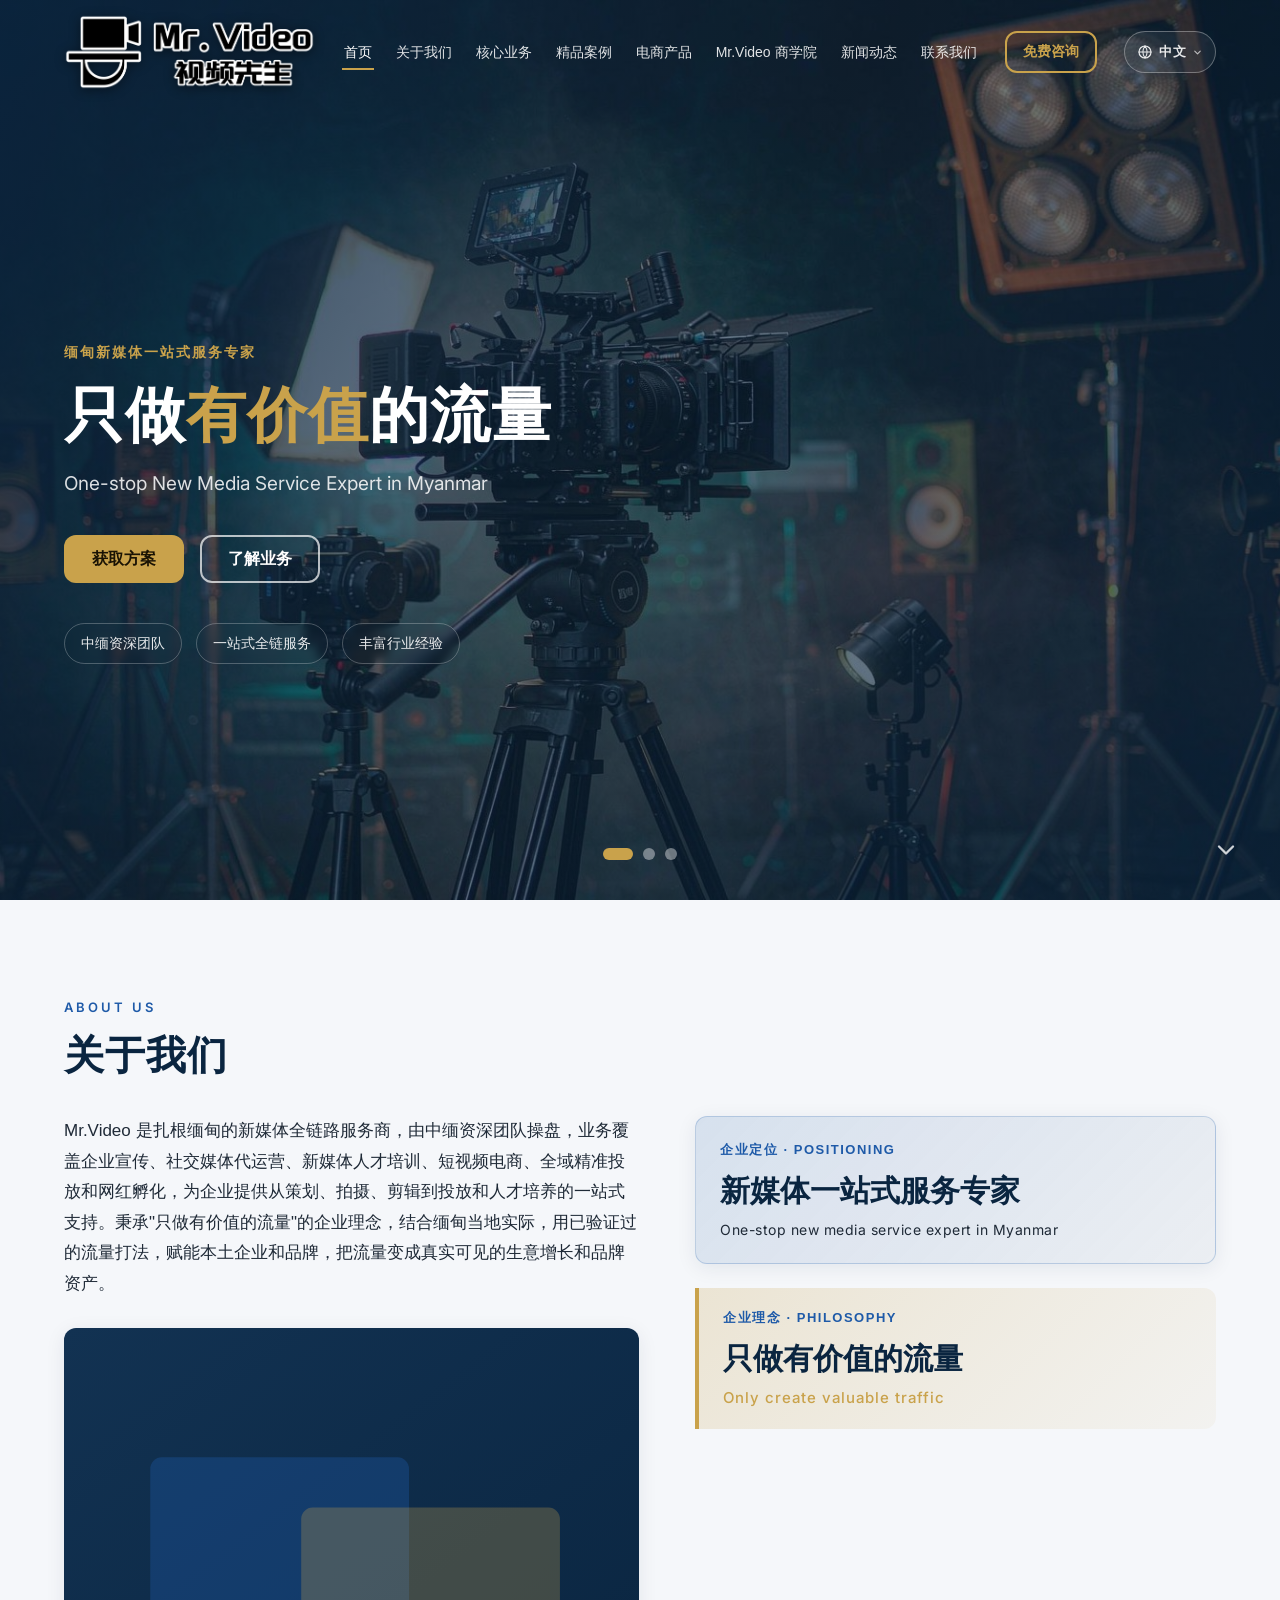
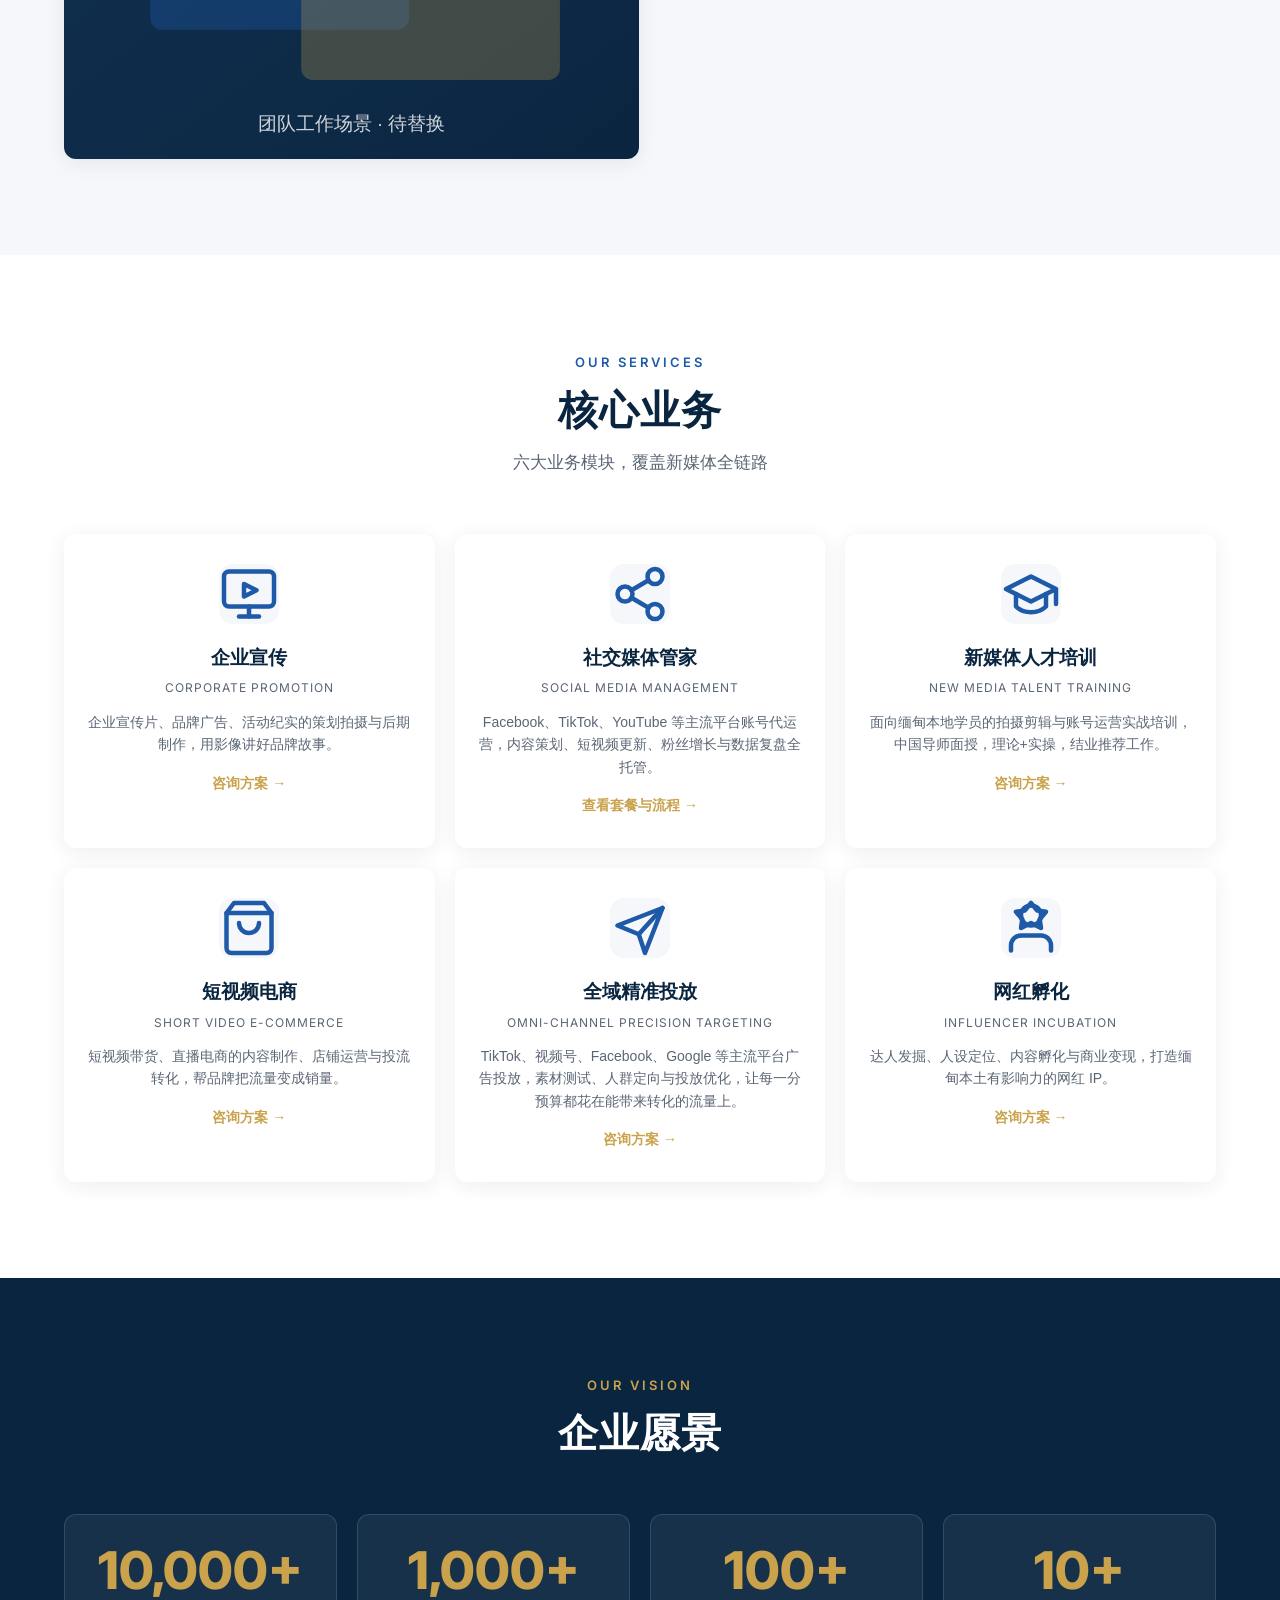
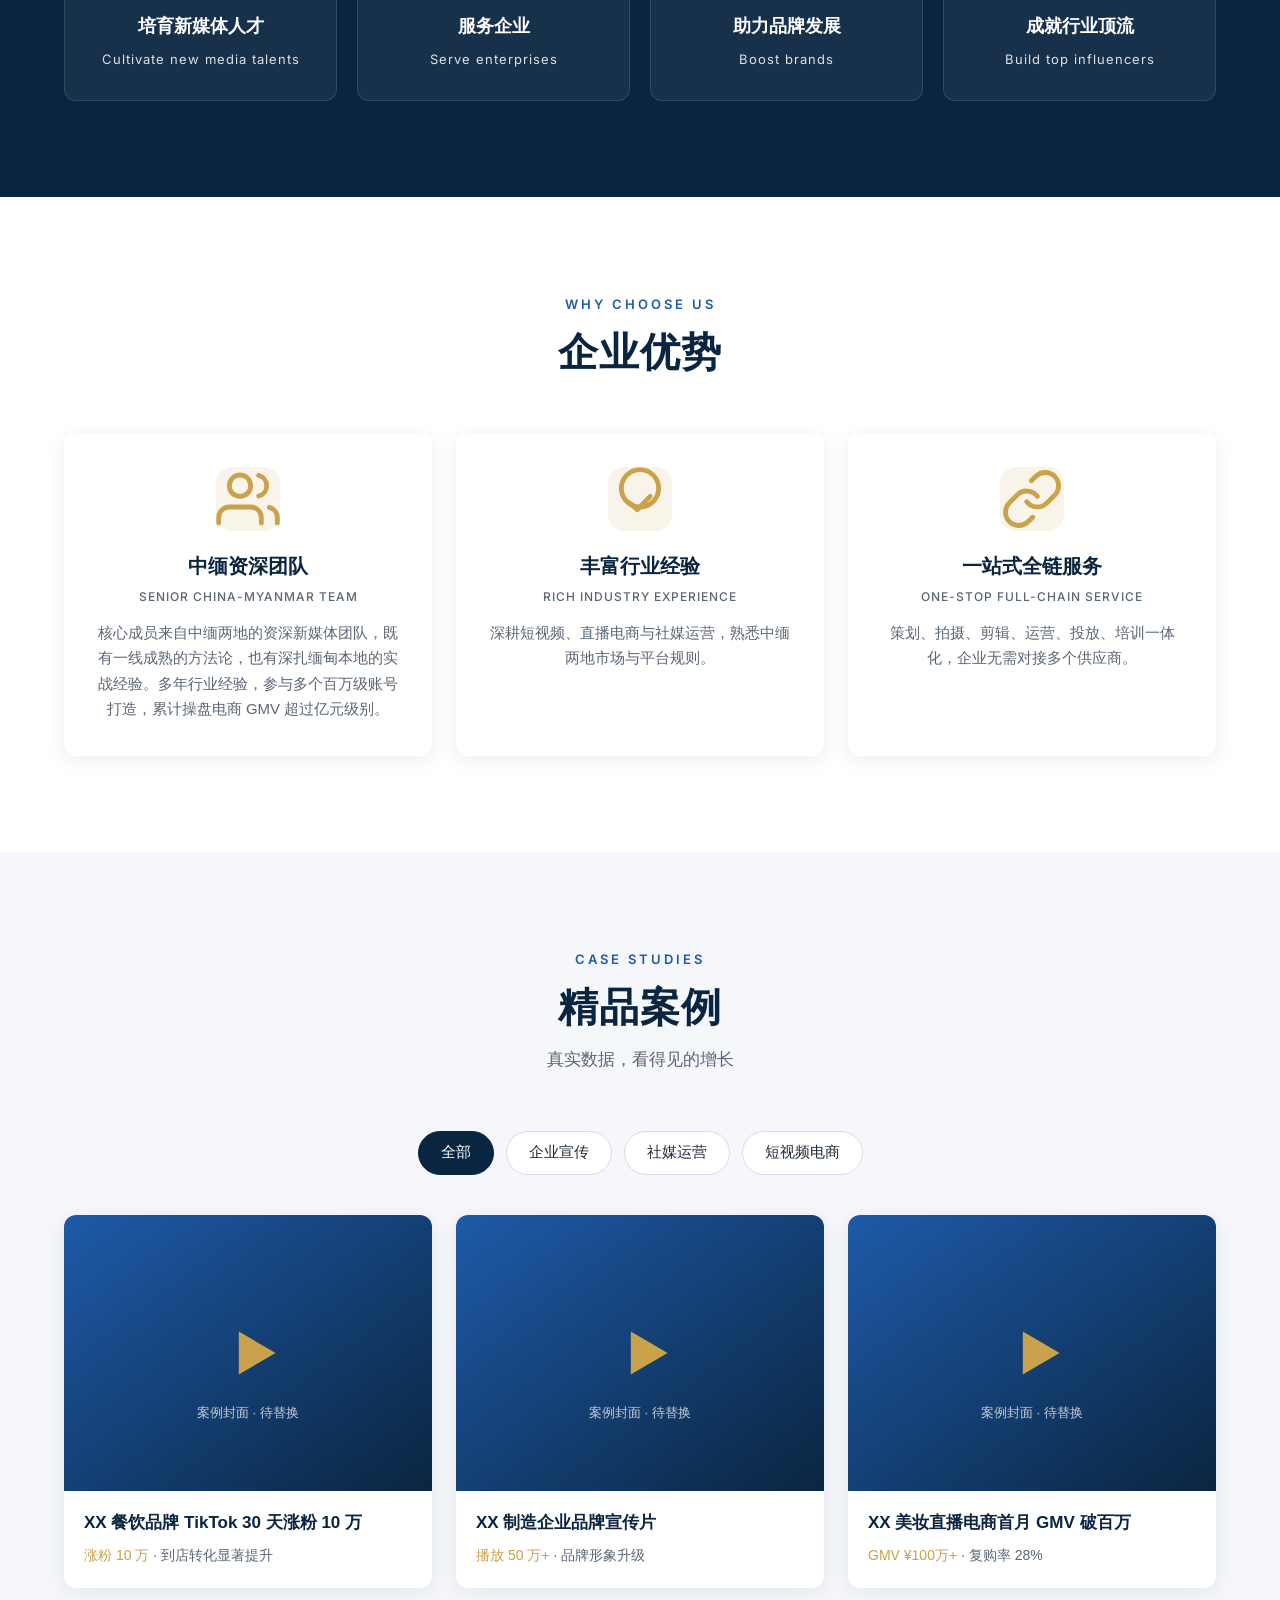
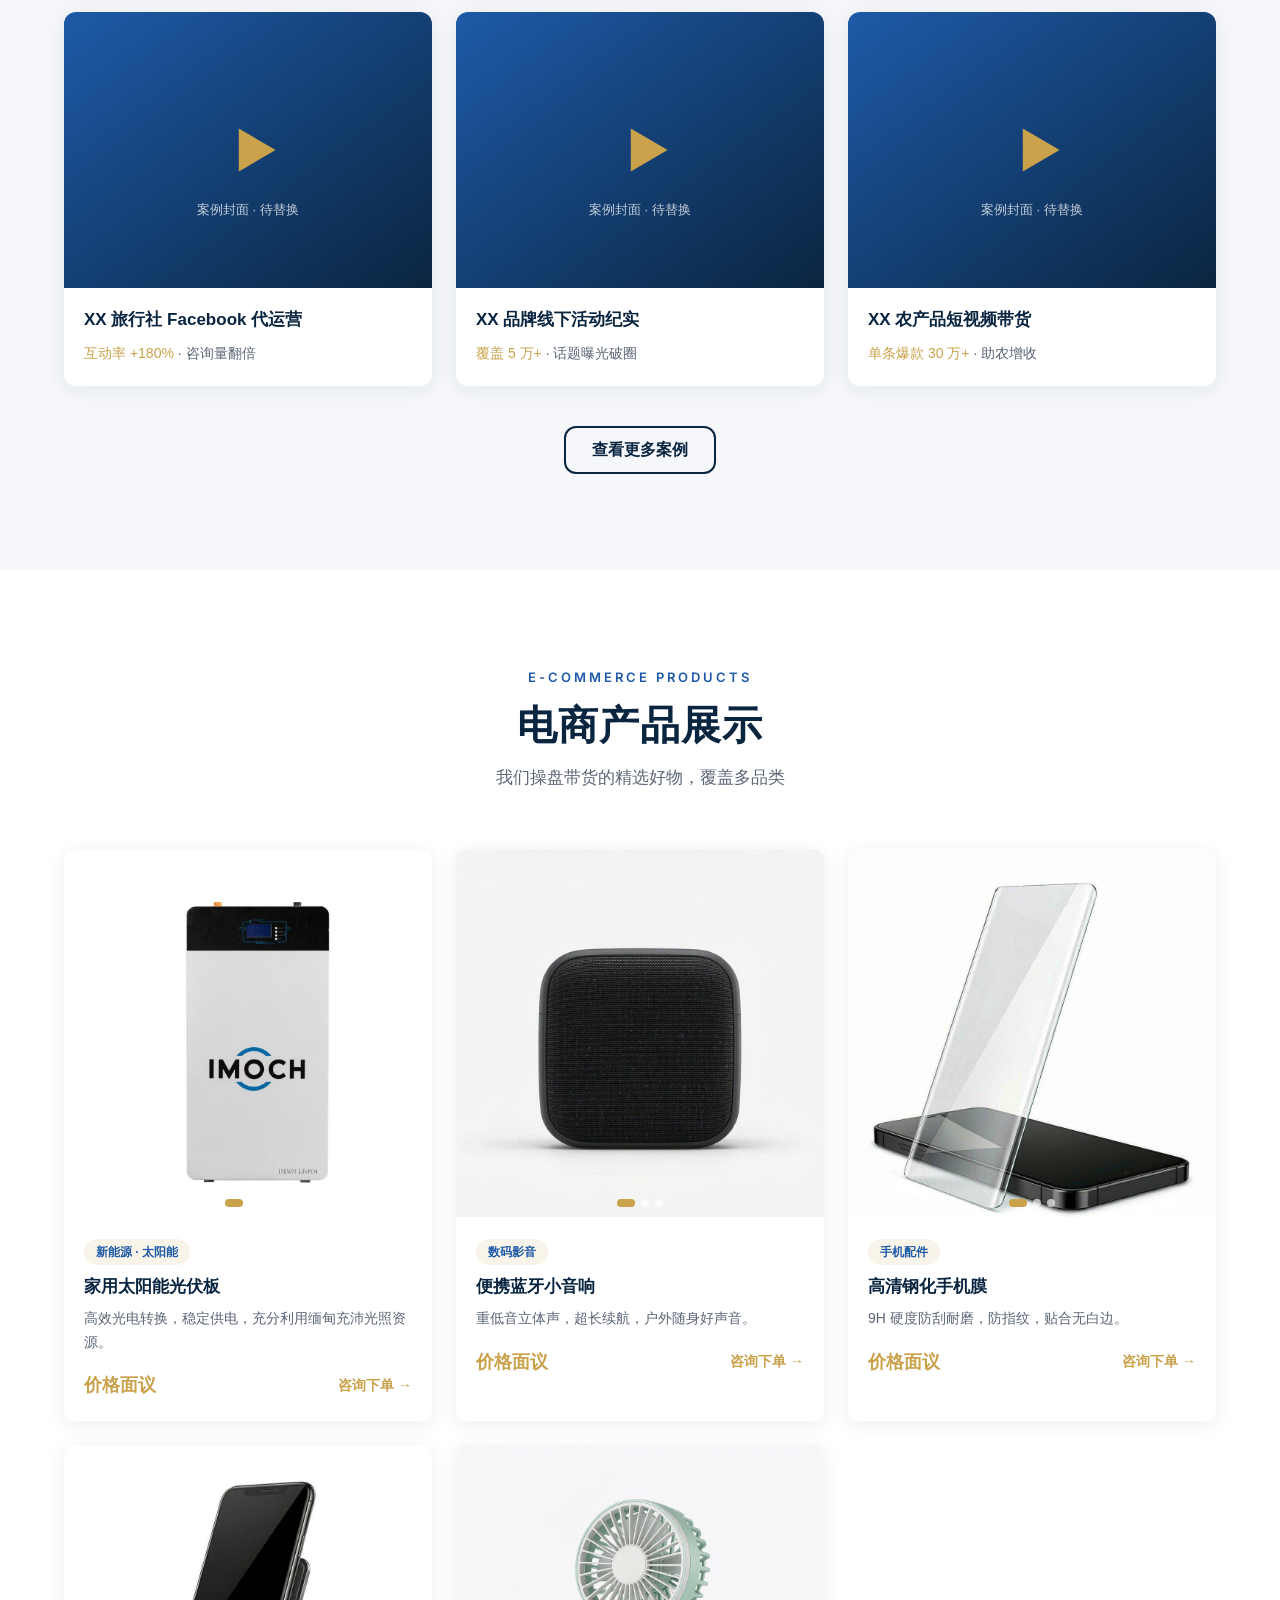
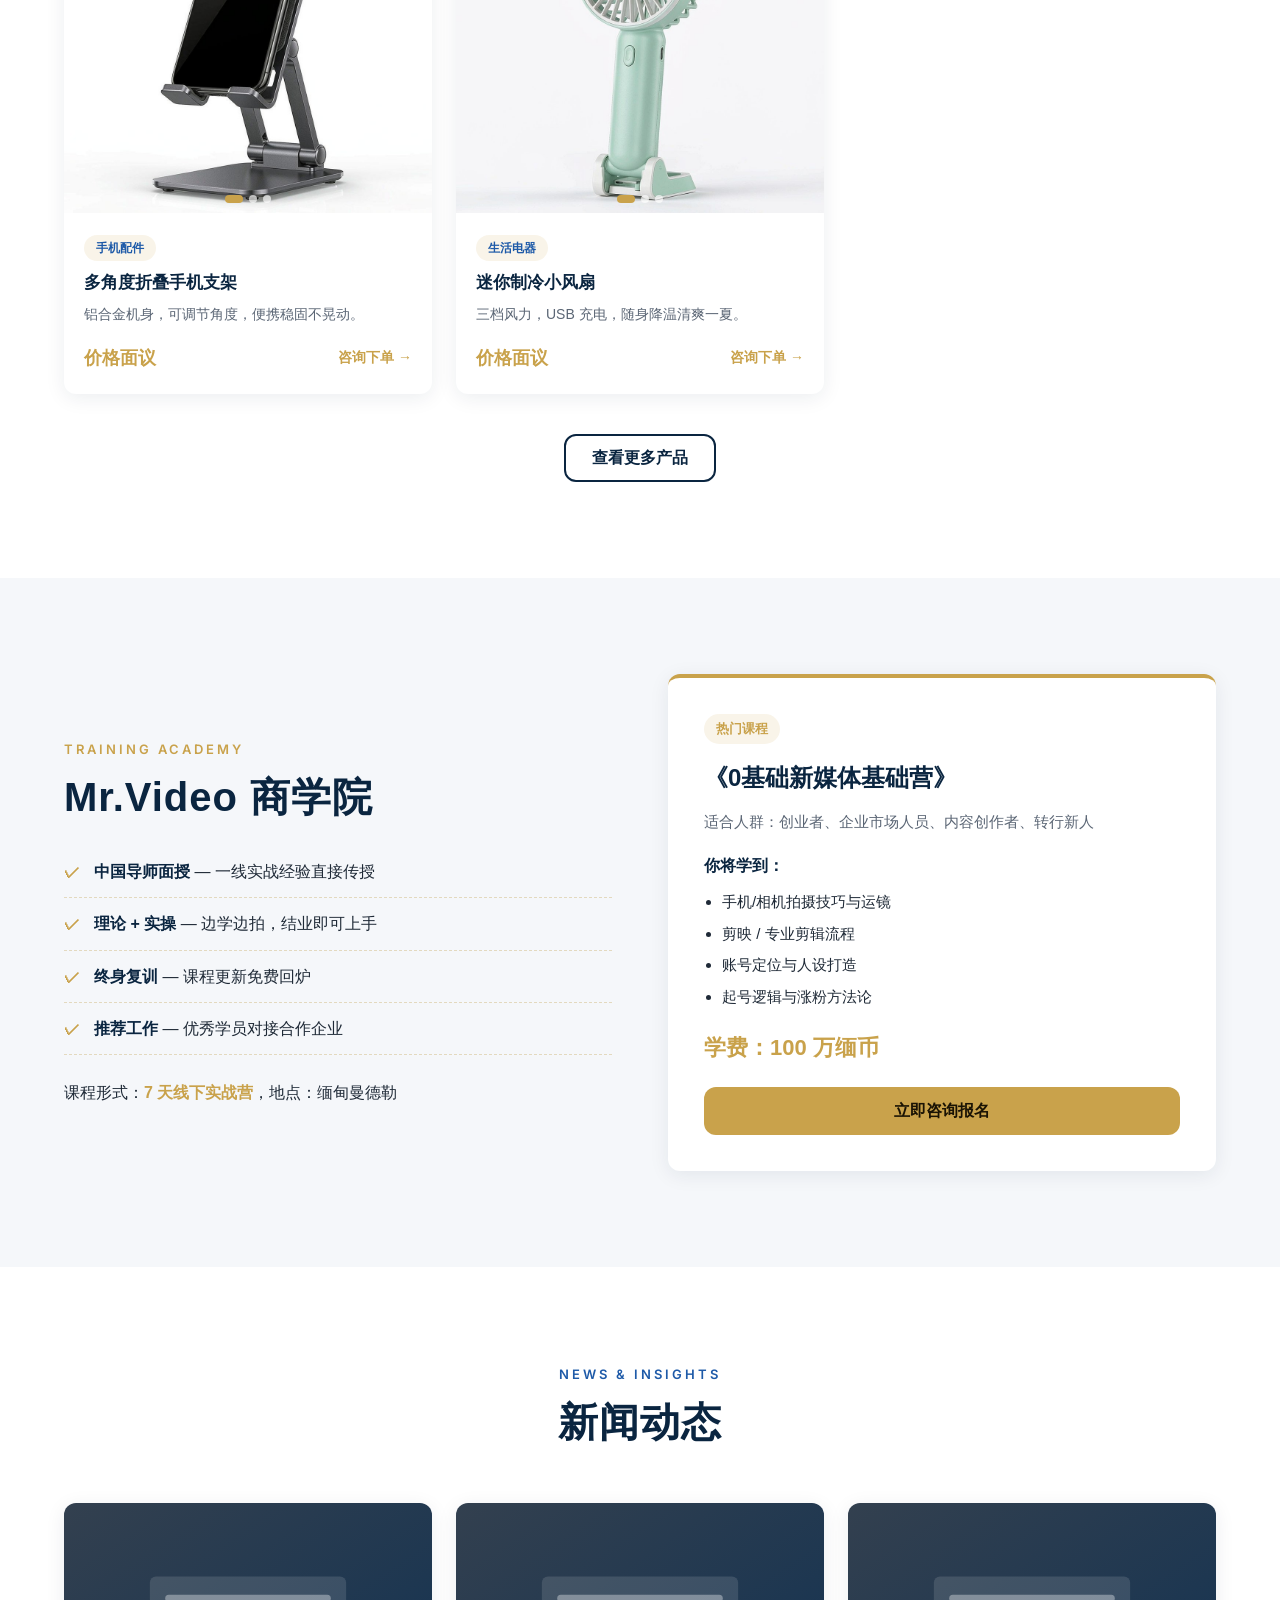
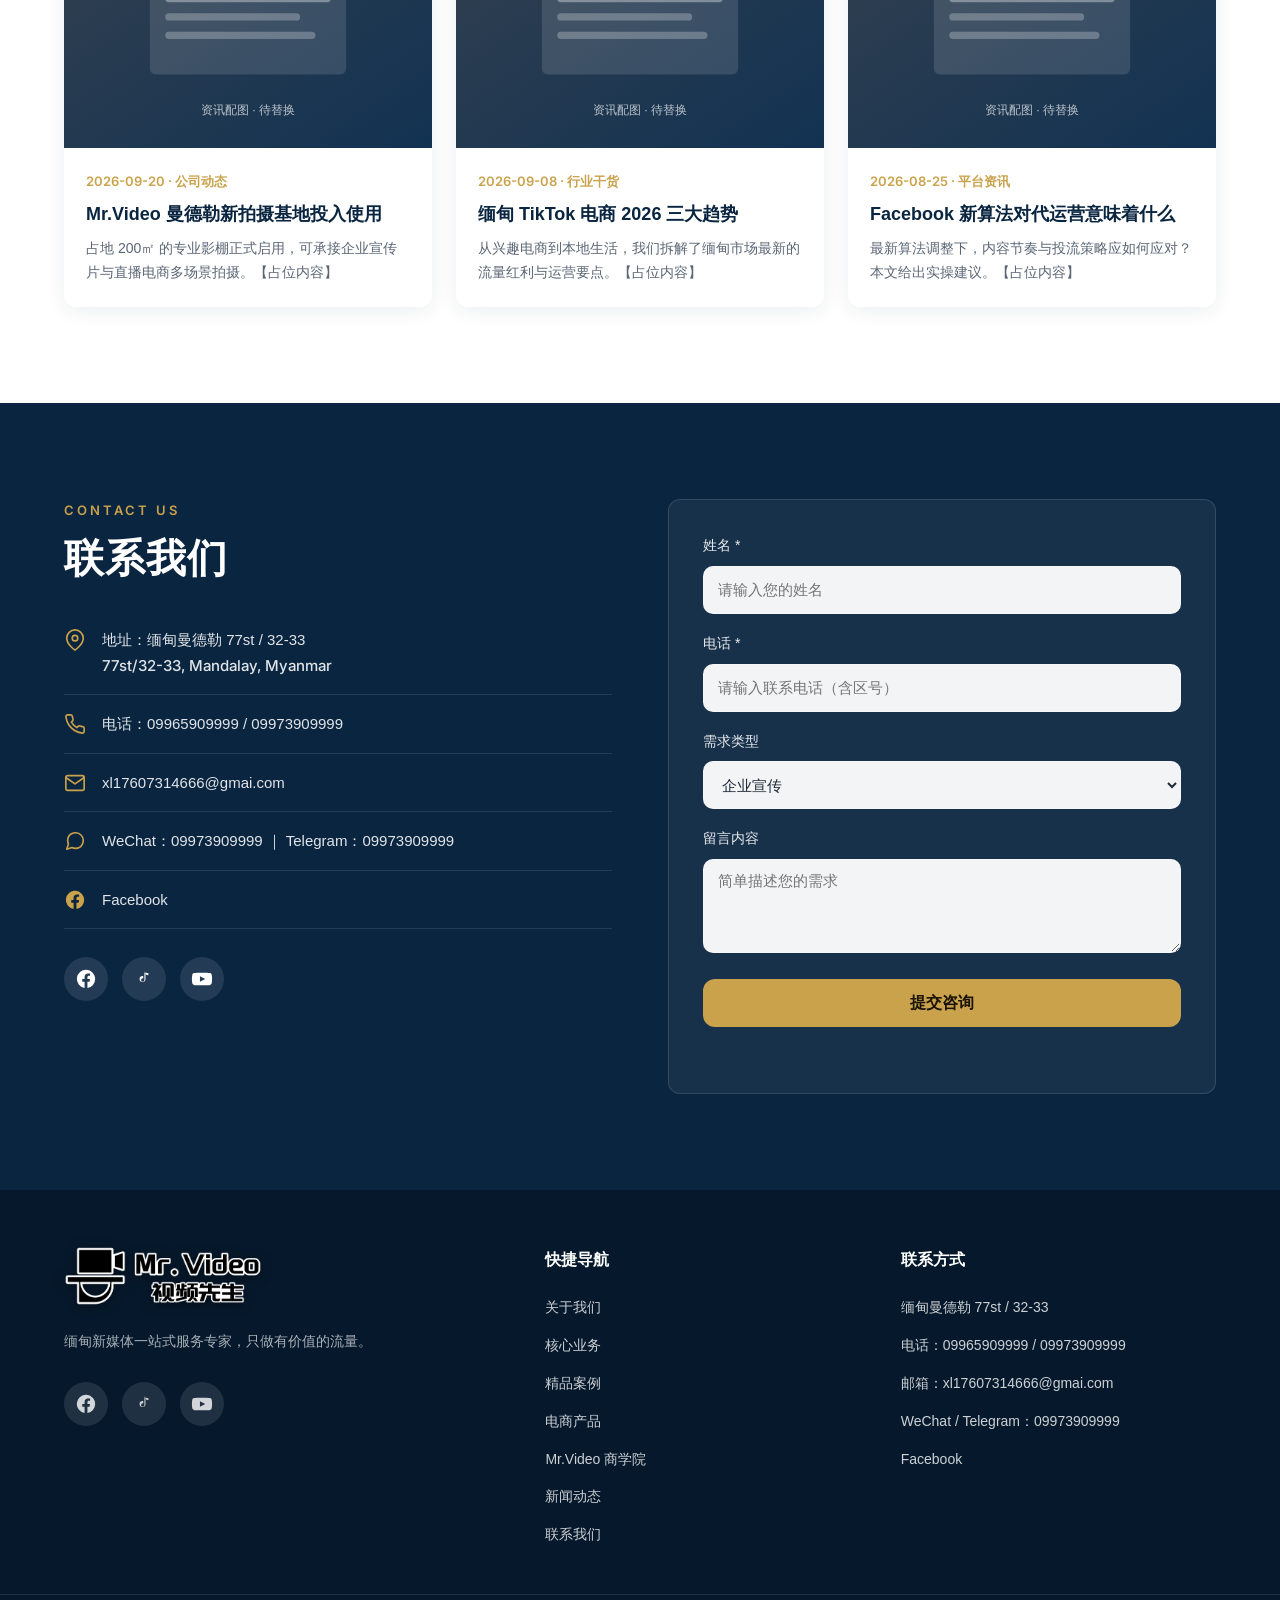
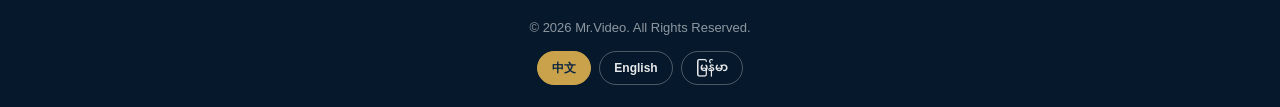
<file: index.html>
<!DOCTYPE html>
<html lang="zh-CN">
<head>
  <meta charset="UTF-8" />
  <meta name="viewport" content="width=device-width, initial-scale=1.0" />
  <title>Mr.Video 传媒 | 缅甸新媒体一站式服务专家</title>
  <meta name="description" content="Mr.Video 传媒，扎根缅甸的新媒体全链路服务商，由中缅资深团队操盘。业务覆盖企业宣传、社交媒体代运营、新媒体人才培训、短视频电商、全域精准投放和网红孵化，为企业提供从策划、拍摄、剪辑到投放和人才培养的一站式支持。只做有价值的流量。" />
  <meta name="keywords" content="缅甸新媒体, 曼德勒短视频, 社交媒体代运营, 网红孵化, 新媒体培训, Myanmar new media, Mr.Video, TikTok, Facebook" />

  <!-- Open Graph / 社交分享 -->
  <meta property="og:type" content="website" />
  <meta property="og:title" content="Mr.Video 传媒 | 缅甸新媒体一站式服务专家" />
  <meta property="og:description" content="扎根缅甸的新媒体全链路服务商，由中缅资深团队操盘。提供企业宣传、社媒代运营、新媒体人才培训、短视频电商、全域精准投放与网红孵化全链路服务。" />
  <meta property="og:image" content="https://mrvideo.vip/images/logo-wordmark.png" />
  <meta property="og:url" content="https://mrvideo.vip/" />
  <!-- i18n:head-alt:start -->
  <meta property="og:url" content="https://mrvideo.vip/" />
  <meta property="og:locale" content="zh_CN" />
  <meta property="og:locale:alternate" content="en_US" />
  <meta property="og:locale:alternate" content="my_MM" />
  <link rel="canonical" href="https://mrvideo.vip/" />
  <link rel="alternate" hreflang="zh-Hans" href="https://mrvideo.vip/" />
  <link rel="alternate" hreflang="en" href="https://mrvideo.vip/en/" />
  <link rel="alternate" hreflang="my" href="https://mrvideo.vip/my/" />
  <link rel="alternate" hreflang="x-default" href="https://mrvideo.vip/" />
  <script type="application/ld+json">
{
  "@context": "https://schema.org",
  "@type": "Organization",
  "@id": "https://mrvideo.vip/#organization",
  "name": "Mr.Video 传媒",
  "alternateName": "Mr.Video",
  "url": "https://mrvideo.vip/",
  "logo": "https://mrvideo.vip/images/logo-wordmark.png",
  "image": "https://mrvideo.vip/images/logo-wordmark.png",
  "description": "缅甸新媒体一站式服务专家。业务覆盖企业宣传、社交媒体代运营、新媒体人才培训、短视频电商、全域精准投放与网红孵化，只做有价值的流量。",
  "inLanguage": "zh-Hans",
  "address": {
    "@type": "PostalAddress",
    "streetAddress": "77st / 32-33",
    "addressLocality": "Mandalay",
    "addressCountry": "MM"
  },
  "email": "xl17607314666@gmai.com",
  "telephone": "09965909999",
  "sameAs": [
    "https://www.facebook.com/profile.php?id=61595448556166",
    "https://www.tiktok.com/@mrvideo168",
    "https://t.me/09973909999"
  ]
}
  </script>
<!-- i18n:head-alt:end -->
  <meta name="twitter:card" content="summary_large_image" />

  <!-- TODO: 接入 Google Analytics（缅甸市场主要投 Facebook，可改用 Meta Pixel / Meta Business 像素） -->
  <!--
  <script async src="https://www.googletagmanager.com/gtag/js?id=G-XXXXXXX"></script>
  <script> window.dataLayer = window.dataLayer || []; function gtag(){dataLayer.push(arguments);} gtag('js', new Date()); gtag('config','G-XXXXXXX'); </script>
  -->
  <!-- TODO: 接入 Meta Pixel（Facebook 投放像素） -->
  <!--
  <script> !function(f,b,e,v,n,t,s){...fbq...}(); </script>
  -->

  <link rel="icon" type="image/png" href="/images/logo-wordmark.png" />
  <link rel="preconnect" href="https://fonts.googleapis.com" />
  <link rel="preconnect" href="https://fonts.gstatic.com" crossorigin />
  <link href="https://fonts.googleapis.com/css2?family=Inter:wght@400;500;600;700;800&family=Montserrat:wght@600;700;800&family=Noto+Sans+Myanmar:wght@400;500;600;700&display=swap" rel="stylesheet" />
  <link rel="stylesheet" href="css/style.css" />
</head>

<body>

  <!-- ===================== 顶部导航栏 Header ===================== -->
  <header class="site-header" id="top">
    <div class="container nav-inner">
      <a href="#top" class="brand" aria-label="Mr.Video 首页">
        <img src="images/logo-wordmark.png" alt="Mr.Video 视频先生" class="brand-logo" />
      </a>

      <nav class="main-nav" id="mainNav" aria-label="主导航">
        <ul>
          <li><a href="#top" class="active">首页</a></li>
          <li><a href="#about">关于我们</a></li>
          <li><a href="#services">核心业务</a></li>
          <li><a href="#cases">精品案例</a></li>
          <li><a href="#products">电商产品</a></li>
          <li><a href="#training">Mr.Video 商学院</a></li>
          <li><a href="#news">新闻动态</a></li>
          <li><a href="#contact">联系我们</a></li>
        </ul>
      </nav>

      <a href="#contact" class="btn btn-cta">免费咨询 <span class="en">/ Free Consultation</span></a>

      <!-- i18n:lang-switch:start -->
<div class="lang-switcher"><button type="button" class="lang-switch" aria-haspopup="true" aria-expanded="false" aria-label="切换语言" title="切换语言 / Switch language"><svg viewBox="0 0 24 24" fill="none" stroke="currentColor" stroke-width="1.8" stroke-linecap="round" stroke-linejoin="round" aria-hidden="true"><circle cx="12" cy="12" r="9"></circle><path d="M3 12h18M12 3a15 15 0 0 1 0 18a15 15 0 0 1 0-18"></path></svg><span class="lang-label">中文</span><svg class="lang-caret" viewBox="0 0 24 24" width="12" height="12" fill="none" stroke="currentColor" stroke-width="2.4" stroke-linecap="round" stroke-linejoin="round" aria-hidden="true"><polyline points="6 9 12 15 18 9"></polyline></svg></button><ul class="lang-menu"><li><a href="/" hreflang="zh-Hans" lang="zh-Hans" class="is-current" aria-current="true">中文</a></li><li><a href="/en/" hreflang="en" lang="en">English</a></li><li><a href="/my/" hreflang="my" lang="my">မြန်မာ</a></li></ul></div>
<!-- i18n:lang-switch:end -->
      <button class="hamburger" id="hamburger" aria-label="打开菜单" aria-expanded="false" aria-controls="drawer">
        <span></span><span></span><span></span>
      </button>
    </div>
  </header>

  <!-- 手机端全屏抽屉菜单 -->
  <div class="drawer" id="drawer" aria-hidden="true">
    <button class="drawer-close" id="drawerClose" aria-label="关闭菜单">&times;</button>
    <div class="drawer-body">
    <nav class="drawer-nav" aria-label="移动端导航">
      <a href="#top">首页</a>
      <a href="#about">关于我们</a>
      <a href="#services">核心业务</a>
      <a href="#cases">精品案例</a>
      <a href="#products">电商产品</a>
      <a href="#training">Mr.Video 商学院</a>
      <a href="#news">新闻动态</a>
      <a href="#contact">联系我们</a>
      <a href="#contact" class="btn btn-cta drawer-cta">免费咨询 / Free Consultation</a>
      <!-- i18n:lang-switch-drawer:start -->
<div class="drawer-langs" role="group" aria-label="切换语言"><a href="/" hreflang="zh-Hans" lang="zh-Hans" class="is-current" aria-current="true">中文</a><a href="/en/" hreflang="en" lang="en">English</a><a href="/my/" hreflang="my" lang="my">မြန်မာ</a></div>
<!-- i18n:lang-switch-drawer:end -->
    </nav>
    </div>
  </div>
  <div class="drawer-overlay" id="drawerOverlay"></div>

  <main>

    <!-- ===================== 首屏 Banner / Hero ===================== -->
    <section class="hero" id="home" aria-label="首屏">
      <!-- 首页背景轮播图（深色拍摄场景），与文字 slide 同步切换 -->
      <div class="hero-bg">
        <div class="hero-image is-active" style="background-image:url('images/hero-1.jpg')"></div>
        <div class="hero-image" style="background-image:url('images/hero-2.jpg')"></div>
        <div class="hero-image" style="background-image:url('images/hero-3.jpg')"></div>
        <div class="hero-overlay"></div>
      </div>

      <div class="hero-slides container">
        <!-- Slide 1 -->
        <article class="hero-slide is-active">
          <p class="hero-eyebrow">缅甸新媒体一站式服务专家</p>
          <h1 class="hero-title">只做<span class="gold">有价值</span>的流量</h1>
          <p class="hero-sub">One-stop New Media Service Expert in Myanmar</p>
          <div class="hero-actions">
            <a href="#contact" class="btn btn-gold">获取方案</a>
            <a href="#services" class="btn btn-outline">了解业务</a>
          </div>
          <ul class="trust-tags">
            <li>中缅资深团队</li>
            <li>一站式全链服务</li>
            <li>丰富行业经验</li>
          </ul>
        </article>

        <!-- Slide 2 -->
        <article class="hero-slide">
          <p class="hero-eyebrow">SHORT VIDEO E-COMMERCE</p>
          <h1 class="hero-title">把<span class="gold">流量</span>变成<span class="gold">销量</span></h1>
          <p class="hero-sub">短视频电商增长 · 直播带货 · 投流转化</p>
          <div class="hero-actions">
            <a href="#contact" class="btn btn-gold">获取方案</a>
            <a href="#services" class="btn btn-outline">了解业务</a>
          </div>
          <ul class="trust-tags">
            <li>内容制作</li>
            <li>店铺运营</li>
            <li>投流转化</li>
          </ul>
        </article>

        <!-- Slide 3 -->
        <article class="hero-slide">
          <p class="hero-eyebrow">NEW MEDIA TALENT TRAINING</p>
          <h1 class="hero-title">培养缅甸本土<span class="gold">新媒体人才</span></h1>
          <p class="hero-sub">中国导师面授 · 理论+实操 · 推荐工作</p>
          <div class="hero-actions">
            <a href="#training" class="btn btn-gold">咨询报名</a>
            <a href="#about" class="btn btn-outline">了解我们</a>
          </div>
          <ul class="trust-tags">
            <li>7 天实战营</li>
            <li>终身复训</li>
            <li>结业推荐</li>
          </ul>
        </article>
      </div>

      <div class="hero-dots" id="heroDots" role="tablist" aria-label="Banner 切换"></div>

      <a href="#about" class="scroll-arrow" aria-label="向下滚动">
        <svg viewBox="0 0 24 24" width="28" height="28" fill="none" stroke="currentColor" stroke-width="2" stroke-linecap="round" stroke-linejoin="round"><polyline points="6 9 12 15 18 9"></polyline></svg>
      </a>
    </section>

    <!-- ===================== 关于我们 About ===================== -->
    <section class="section about" id="about" aria-labelledby="about-title">
      <div class="container">
        <div class="about-head reveal">
          <p class="eyebrow">ABOUT US</p>
          <h2 class="section-title" id="about-title">关于我们</h2>
        </div>
        <div class="about-grid">
          <!-- 左侧：公司简介正文 + 配图 -->
          <div class="about-left reveal">
            <p class="about-desc">
              Mr.Video 是扎根缅甸的新媒体全链路服务商，由中缅资深团队操盘，业务覆盖企业宣传、社交媒体代运营、新媒体人才培训、短视频电商、全域精准投放和网红孵化，为企业提供从策划、拍摄、剪辑到投放和人才培养的一站式支持。秉承"只做有价值的流量"的企业理念，结合缅甸当地实际，用已验证过的流量打法，赋能本土企业和品牌，把流量变成真实可见的生意增长和品牌资产。
            </p>
            <div class="about-media">
              <!-- 待替换：拍摄/团队工作场景图 -->
              <img src="images/about-team.svg" alt="Mr.Video 团队工作场景" loading="lazy" />
            </div>
          </div>
          <!-- 右侧：企业定位 + 企业理念，从上到下排列 -->
          <div class="about-right reveal">
            <div class="positioning">
              <p class="positioning-label">企业定位 · Positioning</p>
              <p class="positioning-cn">新媒体一站式服务专家</p>
              <p class="positioning-en">One-stop new media service expert in Myanmar</p>
            </div>
            <blockquote class="quote">
              <span class="quote-label">企业理念 · Philosophy</span>
              只做有价值的流量<br />
              <span class="en">Only create valuable traffic</span>
            </blockquote>
          </div>
        </div>
      </div>
    </section>

    <!-- ===================== 核心业务 Services ===================== -->
    <section class="section services" id="services" aria-labelledby="services-title">
      <div class="container">
        <div class="section-head reveal">
          <p class="eyebrow">OUR SERVICES</p>
          <h2 class="section-title" id="services-title">核心业务</h2>
          <p class="section-sub">六大业务模块，覆盖新媒体全链路</p>
        </div>

        <div class="services-grid reveal">
          <!-- 卡片 1 -->
          <article class="service-card">
            <span class="service-icon" aria-hidden="true">
              <svg viewBox="0 0 24 24" fill="none" stroke="currentColor" stroke-width="1.8" stroke-linecap="round" stroke-linejoin="round"><rect x="2" y="3" width="20" height="14" rx="2"></rect><line x1="8" y1="21" x2="16" y2="21"></line><line x1="12" y1="17" x2="12" y2="21"></line><polygon points="10 8 15 10.5 10 13 10 8"></polygon></svg>
            </span>
            <h3 class="service-name">企业宣传</h3>
            <p class="service-en">Corporate Promotion</p>
            <p class="service-desc">企业宣传片、品牌广告、活动纪实的策划拍摄与后期制作，用影像讲好品牌故事。</p>
            <a href="#contact" class="service-link">咨询方案 →</a>
          </article>

          <!-- 卡片 2 -->
          <article class="service-card">
            <span class="service-icon" aria-hidden="true">
              <svg viewBox="0 0 24 24" fill="none" stroke="currentColor" stroke-width="1.8" stroke-linecap="round" stroke-linejoin="round"><circle cx="18" cy="5" r="3"></circle><circle cx="6" cy="12" r="3"></circle><circle cx="18" cy="19" r="3"></circle><line x1="8.6" y1="13.5" x2="15.4" y2="17.5"></line><line x1="15.4" y1="6.5" x2="8.6" y2="10.5"></line></svg>
            </span>
            <h3 class="service-name">社交媒体管家</h3>
            <p class="service-en">Social Media Management</p>
            <p class="service-desc">Facebook、TikTok、YouTube 等主流平台账号代运营，内容策划、短视频更新、粉丝增长与数据复盘全托管。</p>
            <a href="/social-media" class="service-link">查看套餐与流程 →</a>
          </article>

          <!-- 卡片 3 -->
          <article class="service-card">
            <span class="service-icon" aria-hidden="true">
              <svg viewBox="0 0 24 24" fill="none" stroke="currentColor" stroke-width="1.8" stroke-linecap="round" stroke-linejoin="round"><path d="M22 10v6M2 10l10-5 10 5-10 5z"></path><path d="M6 12v5c3 3 9 3 12 0v-5"></path></svg>
            </span>
            <h3 class="service-name">新媒体人才培训</h3>
            <p class="service-en">New Media Talent Training</p>
            <p class="service-desc">面向缅甸本地学员的拍摄剪辑与账号运营实战培训，中国导师面授，理论+实操，结业推荐工作。</p>
            <a href="#contact" class="service-link">咨询方案 →</a>
          </article>

          <!-- 卡片 4 -->
          <article class="service-card">
            <span class="service-icon" aria-hidden="true">
              <svg viewBox="0 0 24 24" fill="none" stroke="currentColor" stroke-width="1.8" stroke-linecap="round" stroke-linejoin="round"><path d="M6 2 3 6v14a2 2 0 0 0 2 2h14a2 2 0 0 0 2-2V6l-3-4z"></path><line x1="3" y1="6" x2="21" y2="6"></line><path d="M16 10a4 4 0 0 1-8 0"></path></svg>
            </span>
            <h3 class="service-name">短视频电商</h3>
            <p class="service-en">Short Video E-commerce</p>
            <p class="service-desc">短视频带货、直播电商的内容制作、店铺运营与投流转化，帮品牌把流量变成销量。</p>
            <a href="#contact" class="service-link">咨询方案 →</a>
          </article>

          <!-- 卡片 5 -->
          <article class="service-card">
            <span class="service-icon" aria-hidden="true">
              <svg viewBox="0 0 24 24" fill="none" stroke="currentColor" stroke-width="1.8" stroke-linecap="round" stroke-linejoin="round"><path d="M3 11l18-7-7 18-2.5-7.5L3 11z"></path><path d="M11.5 14.5L21 4"></path></svg>
            </span>
            <h3 class="service-name">全域精准投放</h3>
            <p class="service-en">Omni-Channel Precision Targeting</p>
            <p class="service-desc">TikTok、视频号、Facebook、Google 等主流平台广告投放，素材测试、人群定向与投放优化，让每一分预算都花在能带来转化的流量上。</p>
            <a href="#contact" class="service-link">咨询方案 →</a>
          </article>

          <!-- 卡片 6 -->
          <article class="service-card">
            <span class="service-icon" aria-hidden="true">
              <svg viewBox="0 0 24 24" fill="none" stroke="currentColor" stroke-width="1.8" stroke-linecap="round" stroke-linejoin="round"><path d="M20 21v-2a4 4 0 0 0-4-4H8a4 4 0 0 0-4 4v2"></path><circle cx="12" cy="7" r="4"></circle><polygon points="12 2 14.5 5 18 5.5 15.5 8.5 16 12 12 10 8 12 8.5 8.5 6 5.5 9.5 5 12 2"></polygon></svg>
            </span>
            <h3 class="service-name">网红孵化</h3>
            <p class="service-en">Influencer Incubation</p>
            <p class="service-desc">达人发掘、人设定位、内容孵化与商业变现，打造缅甸本土有影响力的网红 IP。</p>
            <a href="#contact" class="service-link">咨询方案 →</a>
          </article>
        </div>

      </div>
    </section>

    <!-- ===================== 企业愿景 Vision ===================== -->
    <section class="section vision" id="vision" aria-labelledby="vision-title" style="background:#0A2540;color:#ffffff">
      <div class="container">
        <div class="section-head light reveal">
          <p class="eyebrow gold">OUR VISION</p>
          <h2 class="section-title light" id="vision-title">企业愿景</h2>
        </div>
        <div class="vision-stats reveal">
          <div class="stat">
            <p class="stat-num" data-target="10000" data-suffix="+">0</p>
            <p class="stat-label">培育新媒体人才</p>
            <p class="stat-en">Cultivate new media talents</p>
          </div>
          <div class="stat">
            <p class="stat-num" data-target="1000" data-suffix="+">0</p>
            <p class="stat-label">服务企业</p>
            <p class="stat-en">Serve enterprises</p>
          </div>
          <div class="stat">
            <p class="stat-num" data-target="100" data-suffix="+">0</p>
            <p class="stat-label">助力品牌发展</p>
            <p class="stat-en">Boost brands</p>
          </div>
          <div class="stat">
            <p class="stat-num" data-target="10" data-suffix="+">0</p>
            <p class="stat-label">成就行业顶流</p>
            <p class="stat-en">Build top influencers</p>
          </div>
        </div>
      </div>
    </section>

    <!-- ===================== 企业优势 + 服务流程 ===================== -->
    <section class="section advantages" id="advantages" aria-labelledby="adv-title">
      <div class="container">
        <div class="section-head reveal">
          <p class="eyebrow">WHY CHOOSE US</p>
          <h2 class="section-title" id="adv-title">企业优势</h2>
        </div>

        <div class="adv-grid reveal">
          <article class="adv-card">
            <span class="adv-icon" aria-hidden="true">
              <svg viewBox="0 0 24 24" fill="none" stroke="currentColor" stroke-width="1.8" stroke-linecap="round" stroke-linejoin="round"><path d="M17 21v-2a4 4 0 0 0-4-4H5a4 4 0 0 0-4 4v2"></path><circle cx="9" cy="7" r="4"></circle><path d="M23 21v-2a4 4 0 0 0-3-3.87"></path><path d="M16 3.13a4 4 0 0 1 0 7.75"></path></svg>
            </span>
            <h3>中缅资深团队</h3>
            <p class="en">Senior China-Myanmar Team</p>
            <p>核心成员来自中缅两地的资深新媒体团队，既有一线成熟的方法论，也有深扎缅甸本地的实战经验。多年行业经验，参与多个百万级账号打造，累计操盘电商 GMV 超过亿元级别。</p>
          </article>
          <article class="adv-card">
            <span class="adv-icon" aria-hidden="true">
              <svg viewBox="0 0 24 24" fill="none" stroke="currentColor" stroke-width="1.8" stroke-linecap="round" stroke-linejoin="round"><circle cx="12" cy="8" r="7"></circle><polyline points="8.2 13.5 11 16 15.8 11"></polyline></svg>
            </span>
            <h3>丰富行业经验</h3>
            <p class="en">Rich Industry Experience</p>
            <p>深耕短视频、直播电商与社媒运营，熟悉中缅两地市场与平台规则。</p>
          </article>
          <article class="adv-card">
            <span class="adv-icon" aria-hidden="true">
              <svg viewBox="0 0 24 24" fill="none" stroke="currentColor" stroke-width="1.8" stroke-linecap="round" stroke-linejoin="round"><path d="M10 13a5 5 0 0 0 7.54.54l3-3a5 5 0 0 0-7.07-7.07l-1.72 1.71"></path><path d="M14 11a5 5 0 0 0-7.54-.54l-3 3a5 5 0 0 0 7.07 7.07l1.71-1.71"></path></svg>
            </span>
            <h3>一站式全链服务</h3>
            <p class="en">One-stop Full-chain Service</p>
            <p>策划、拍摄、剪辑、运营、投放、培训一体化，企业无需对接多个供应商。</p>
          </article>
        </div>

      </div>
    </section>

    <!-- ===================== 精品案例 Cases ===================== -->
    <section class="section cases" id="cases" aria-labelledby="cases-title">
      <div class="container">
        <div class="section-head reveal">
          <p class="eyebrow">CASE STUDIES</p>
          <h2 class="section-title" id="cases-title">精品案例</h2>
          <p class="section-sub">真实数据，看得见的增长</p>
        </div>

        <div class="case-filter reveal" id="caseFilter" role="tablist" aria-label="案例分类筛选">
          <button class="filter-btn is-active" data-filter="all">全部</button>
          <button class="filter-btn" data-filter="promo">企业宣传</button>
          <button class="filter-btn" data-filter="social">社媒运营</button>
          <button class="filter-btn" data-filter="ecom">短视频电商</button>
        </div>

        <div class="case-grid reveal" id="caseGrid">
          <article class="case-card" data-cat="social">
            <div class="case-cover"><img src="images/case-placeholder.svg" alt="餐饮品牌 TikTok 案例封面" loading="lazy" /></div>
            <div class="case-body">
              <h3>XX 餐饮品牌 TikTok 30 天涨粉 10 万</h3>
              <p class="case-result"><span class="gold">涨粉 10 万</span> · 到店转化显著提升</p>
            </div>
          </article>
          <article class="case-card" data-cat="promo">
            <div class="case-cover"><img src="images/case-placeholder.svg" alt="企业宣传片案例封面" loading="lazy" /></div>
            <div class="case-body">
              <h3>XX 制造企业品牌宣传片</h3>
              <p class="case-result"><span class="gold">播放 50 万+</span> · 品牌形象升级</p>
            </div>
          </article>
          <article class="case-card" data-cat="ecom">
            <div class="case-cover"><img src="images/case-placeholder.svg" alt="直播电商案例封面" loading="lazy" /></div>
            <div class="case-body">
              <h3>XX 美妆直播电商首月 GMV 破百万</h3>
              <p class="case-result"><span class="gold">GMV ¥100万+</span> · 复购率 28%</p>
            </div>
          </article>
          <article class="case-card" data-cat="social">
            <div class="case-cover"><img src="images/case-placeholder.svg" alt="社媒代运营案例封面" loading="lazy" /></div>
            <div class="case-body">
              <h3>XX 旅行社 Facebook 代运营</h3>
              <p class="case-result"><span class="gold">互动率 +180%</span> · 咨询量翻倍</p>
            </div>
          </article>
          <article class="case-card" data-cat="promo">
            <div class="case-cover"><img src="images/case-placeholder.svg" alt="活动纪实案例封面" loading="lazy" /></div>
            <div class="case-body">
              <h3>XX 品牌线下活动纪实</h3>
              <p class="case-result"><span class="gold">覆盖 5 万+</span> · 话题曝光破圈</p>
            </div>
          </article>
          <article class="case-card" data-cat="ecom">
            <div class="case-cover"><img src="images/case-placeholder.svg" alt="短视频带货案例封面" loading="lazy" /></div>
            <div class="case-body">
              <h3>XX 农产品短视频带货</h3>
              <p class="case-result"><span class="gold">单条爆款 30 万+</span> · 助农增收</p>
            </div>
          </article>
        </div>

        <div class="case-more reveal">
          <a href="#contact" class="btn btn-outline-dark">查看更多案例</a>
        </div>
      </div>
    </section>

    <!-- ===================== 电商产品展示 Products ===================== -->
    <section class="section products" id="products" aria-labelledby="products-title">
      <div class="container">
        <div class="section-head reveal">
          <p class="eyebrow">E-COMMERCE PRODUCTS</p>
          <h2 class="section-title" id="products-title">电商产品展示</h2>
          <p class="section-sub">我们操盘带货的精选好物，覆盖多品类</p>
        </div>

        <div class="product-grid reveal">
          <article class="product-card">
            <div class="product-cover">
              <div class="pcarousel" data-pid="solar">
                <img class="pimg is-active" src="images/solar-real-1.jpg" alt="家用太阳能光伏板 展示图1" loading="lazy" />
                <img class="pimg" src="images/solar-real-2.jpg" alt="家用太阳能光伏板 展示图2" loading="lazy" />
                <img class="pimg" src="images/p-solar-3.jpg" alt="家用太阳能光伏板 展示图3" loading="lazy" />
                <div class="pdots"></div>
              </div>
            </div>
            <div class="product-body">
              <span class="product-cat">新能源 · 太阳能</span>
              <h3>家用太阳能光伏板</h3>
              <p class="product-desc">高效光电转换，稳定供电，充分利用缅甸充沛光照资源。</p>
              <div class="product-foot">
                <span class="product-price"><span class="gold">价格面议</span></span>
                <a href="#contact" class="product-link">咨询下单 →</a>
              </div>
            </div>
          </article>

          <article class="product-card">
            <div class="product-cover">
              <div class="pcarousel" data-pid="speaker">
                <img class="pimg is-active" src="images/p-bluetooth-speaker-1.jpg" alt="便携蓝牙小音响 展示图1" loading="lazy" />
                <img class="pimg" src="images/p-bluetooth-speaker-2.jpg" alt="便携蓝牙小音响 展示图2" loading="lazy" />
                <img class="pimg" src="images/p-bluetooth-speaker-3.jpg" alt="便携蓝牙小音响 展示图3" loading="lazy" />
                <div class="pdots"></div>
              </div>
            </div>
            <div class="product-body">
              <span class="product-cat">数码影音</span>
              <h3>便携蓝牙小音响</h3>
              <p class="product-desc">重低音立体声，超长续航，户外随身好声音。</p>
              <div class="product-foot">
                <span class="product-price"><span class="gold">价格面议</span></span>
                <a href="#contact" class="product-link">咨询下单 →</a>
              </div>
            </div>
          </article>

          <article class="product-card">
            <div class="product-cover">
              <div class="pcarousel" data-pid="film">
                <img class="pimg is-active" src="images/p-phone-film-1.jpg" alt="高清钢化手机膜 展示图1" loading="lazy" />
                <img class="pimg" src="images/p-phone-film-2.jpg" alt="高清钢化手机膜 展示图2" loading="lazy" />
                <img class="pimg" src="images/p-phone-film-3.jpg" alt="高清钢化手机膜 展示图3" loading="lazy" />
                <div class="pdots"></div>
              </div>
            </div>
            <div class="product-body">
              <span class="product-cat">手机配件</span>
              <h3>高清钢化手机膜</h3>
              <p class="product-desc">9H 硬度防刮耐磨，防指纹，贴合无白边。</p>
              <div class="product-foot">
                <span class="product-price"><span class="gold">价格面议</span></span>
                <a href="#contact" class="product-link">咨询下单 →</a>
              </div>
            </div>
          </article>

          <article class="product-card">
            <div class="product-cover">
              <div class="pcarousel" data-pid="stand">
                <img class="pimg is-active" src="images/p-phone-stand-1.jpg" alt="多角度折叠手机支架 展示图1" loading="lazy" />
                <img class="pimg" src="images/p-phone-stand-2.jpg" alt="多角度折叠手机支架 展示图2" loading="lazy" />
                <img class="pimg" src="images/p-phone-stand-3.jpg" alt="多角度折叠手机支架 展示图3" loading="lazy" />
                <div class="pdots"></div>
              </div>
            </div>
            <div class="product-body">
              <span class="product-cat">手机配件</span>
              <h3>多角度折叠手机支架</h3>
              <p class="product-desc">铝合金机身，可调节角度，便携稳固不晃动。</p>
              <div class="product-foot">
                <span class="product-price"><span class="gold">价格面议</span></span>
                <a href="#contact" class="product-link">咨询下单 →</a>
              </div>
            </div>
          </article>

          <article class="product-card">
            <div class="product-cover">
              <div class="pcarousel" data-pid="fan">
                <img class="pimg is-active" src="images/p-mini-fan-1.jpg" alt="迷你制冷小风扇 展示图1" loading="lazy" />
                <img class="pimg" src="images/p-mini-fan-2.jpg" alt="迷你制冷小风扇 展示图2" loading="lazy" />
                <img class="pimg" src="images/p-mini-fan-3.jpg" alt="迷你制冷小风扇 展示图3" loading="lazy" />
                <div class="pdots"></div>
              </div>
            </div>
            <div class="product-body">
              <span class="product-cat">生活电器</span>
              <h3>迷你制冷小风扇</h3>
              <p class="product-desc">三档风力，USB 充电，随身降温清爽一夏。</p>
              <div class="product-foot">
                <span class="product-price"><span class="gold">价格面议</span></span>
                <a href="#contact" class="product-link">咨询下单 →</a>
              </div>
            </div>
          </article>
        </div>

        <div class="case-more reveal">
          <a href="#contact" class="btn btn-outline-dark">查看更多产品</a>
        </div>
      </div>
    </section>

    <!-- ===================== 培训学院 Training ===================== -->
    <section class="section training" id="training" aria-labelledby="training-title">
      <div class="container training-grid">
        <div class="training-left reveal">
          <p class="eyebrow gold">TRAINING ACADEMY</p>
          <h2 class="section-title" id="training-title">Mr.Video 商学院</h2>
          <ul class="training-highlights">
            <li><strong>中国导师面授</strong> — 一线实战经验直接传授</li>
            <li><strong>理论 + 实操</strong> — 边学边拍，结业即可上手</li>
            <li><strong>终身复训</strong> — 课程更新免费回炉</li>
            <li><strong>推荐工作</strong> — 优秀学员对接合作企业</li>
          </ul>
          <p class="training-form">课程形式：<strong>7 天线下实战营</strong>，地点：缅甸曼德勒</p>
        </div>

        <div class="training-card reveal">
          <p class="course-tag">热门课程</p>
          <h3 class="course-name">《0基础新媒体基础营》</h3>
          <p class="course-for">适合人群：创业者、企业市场人员、内容创作者、转行新人</p>
          <p class="course-learn-title">你将学到：</p>
          <ul class="course-learn">
            <li>手机/相机拍摄技巧与运镜</li>
            <li>剪映 / 专业剪辑流程</li>
            <li>账号定位与人设打造</li>
            <li>起号逻辑与涨粉方法论</li>
          </ul>
          <p class="course-price"><span class="gold">学费：100 万缅币</span></p>
          <a href="#contact" class="btn btn-gold btn-block">立即咨询报名</a>
        </div>
      </div>
    </section>

    <!-- ===================== 新闻动态 News ===================== -->
    <section class="section news" id="news" aria-labelledby="news-title">
      <div class="container">
        <div class="section-head reveal">
          <p class="eyebrow">NEWS & INSIGHTS</p>
          <h2 class="section-title" id="news-title">新闻动态</h2>
        </div>

        <div class="news-grid reveal">
          <article class="news-card">
            <div class="news-cover"><img src="images/news-placeholder.svg" alt="公司动态封面" loading="lazy" /></div>
            <div class="news-body">
              <p class="news-date">2026-09-20 · 公司动态</p>
              <h3>Mr.Video 曼德勒新拍摄基地投入使用</h3>
              <p class="news-summary">占地 200㎡ 的专业影棚正式启用，可承接企业宣传片与直播电商多场景拍摄。【占位内容】</p>
            </div>
          </article>
          <article class="news-card">
            <div class="news-cover"><img src="images/news-placeholder.svg" alt="行业干货封面" loading="lazy" /></div>
            <div class="news-body">
              <p class="news-date">2026-09-08 · 行业干货</p>
              <h3>缅甸 TikTok 电商 2026 三大趋势</h3>
              <p class="news-summary">从兴趣电商到本地生活，我们拆解了缅甸市场最新的流量红利与运营要点。【占位内容】</p>
            </div>
          </article>
          <article class="news-card">
            <div class="news-cover"><img src="images/news-placeholder.svg" alt="平台资讯封面" loading="lazy" /></div>
            <div class="news-body">
              <p class="news-date">2026-08-25 · 平台资讯</p>
              <h3>Facebook 新算法对代运营意味着什么</h3>
              <p class="news-summary">最新算法调整下，内容节奏与投流策略应如何应对？本文给出实操建议。【占位内容】</p>
            </div>
          </article>
        </div>
      </div>
    </section>

    <!-- ===================== 联系我们 Contact ===================== -->
    <section class="section contact" id="contact" aria-labelledby="contact-title" style="background:#0A2540;color:#ffffff">
      <div class="container contact-grid">
        <div class="contact-info reveal">
          <p class="eyebrow gold">CONTACT US</p>
          <h2 class="section-title light" id="contact-title">联系我们</h2>
          <ul class="contact-list">
            <li>
              <span class="ci-icon" aria-hidden="true"><svg viewBox="0 0 24 24" fill="none" stroke="currentColor" stroke-width="1.8" stroke-linecap="round" stroke-linejoin="round"><path d="M21 10c0 7-9 13-9 13s-9-6-9-13a9 9 0 0 1 18 0z"></path><circle cx="12" cy="10" r="3"></circle></svg></span>
              <span>地址：缅甸曼德勒 77st / 32-33<br /><span class="en">77st/32-33, Mandalay, Myanmar</span></span>
            </li>
            <li>
              <span class="ci-icon" aria-hidden="true"><svg viewBox="0 0 24 24" fill="none" stroke="currentColor" stroke-width="1.8" stroke-linecap="round" stroke-linejoin="round"><path d="M22 16.92v3a2 2 0 0 1-2.18 2 19.79 19.79 0 0 1-8.63-3.07 19.5 19.5 0 0 1-6-6 19.79 19.79 0 0 1-3.07-8.67A2 2 0 0 1 4.11 2h3a2 2 0 0 1 2 1.72c.13.96.36 1.9.7 2.81a2 2 0 0 1-.45 2.11L8.09 9.91a16 16 0 0 0 6 6l1.27-1.27a2 2 0 0 1 2.11-.45c.9.34 1.85.57 2.81.7A2 2 0 0 1 22 16.92z"></path></svg></span>
              <span>电话：<a href="tel:09965909999">09965909999</a> / <a href="tel:09973909999">09973909999</a></span>
            </li>
            <li>
              <span class="ci-icon" aria-hidden="true"><svg viewBox="0 0 24 24" fill="none" stroke="currentColor" stroke-width="1.8" stroke-linecap="round" stroke-linejoin="round"><path d="M4 4h16c1.1 0 2 .9 2 2v12c0 1.1-.9 2-2 2H4c-1.1 0-2-.9-2-2V6c0-1.1.9-2 2-2z"></path><polyline points="22,6 12,13 2,6"></polyline></svg></span>
              <a href="mailto:xl17607314666@gmai.com">xl17607314666@gmai.com</a>
            </li>
            <li>
              <span class="ci-icon" aria-hidden="true"><svg viewBox="0 0 24 24" fill="none" stroke="currentColor" stroke-width="1.8" stroke-linecap="round" stroke-linejoin="round"><path d="M21 11.5a8.38 8.38 0 0 1-.9 3.8 8.5 8.5 0 0 1-7.6 4.7 8.38 8.38 0 0 1-3.8-.9L3 21l1.9-5.7a8.38 8.38 0 0 1-.9-3.8 8.5 8.5 0 0 1 4.7-7.6 8.38 8.38 0 0 1 3.8-.9h.5a8.48 8.48 0 0 1 8 8v.5z"></path></svg></span>
              <span>WeChat：09973909999 ｜ Telegram：<a href="https://t.me/09973909999">09973909999</a></span>
            </li>
            <li>
              <span class="ci-icon" aria-hidden="true"><svg viewBox="0 0 24 24" fill="currentColor"><path d="M22 12a10 10 0 1 0-11.56 9.88v-6.99H7.9V12h2.54V9.8c0-2.5 1.49-3.89 3.78-3.89 1.09 0 2.24.2 2.24.2v2.46h-1.26c-1.24 0-1.63.77-1.63 1.56V12h2.78l-.44 2.89h-2.34v6.99A10 10 0 0 0 22 12z"/></svg></span>
              <a href="https://www.facebook.com/profile.php?id=61595448556166" target="_blank" rel="noopener">Facebook</a>
            </li>
          </ul>
          <div class="contact-social">
            <a href="https://www.facebook.com/profile.php?id=61595448556166" aria-label="Facebook" target="_blank" rel="noopener"><svg viewBox="0 0 24 24" fill="currentColor"><path d="M22 12a10 10 0 1 0-11.56 9.88v-6.99H7.9V12h2.54V9.8c0-2.5 1.49-3.89 3.78-3.89 1.09 0 2.24.2 2.24.2v2.46h-1.26c-1.24 0-1.63.77-1.63 1.56V12h2.78l-.44 2.89h-2.34v6.99A10 10 0 0 0 22 12z"/></svg></a>
            <a href="https://www.tiktok.com/@mrvideo168?_r=1&amp;_t=ZS-9AhlKWXEBBU" aria-label="TikTok" target="_blank" rel="noopener"><svg viewBox="0 0 24 24" fill="currentColor"><path d="M16.6 5.8a4.9 4.9 0 0 1-3-1.1V12a3.2 3.2 0 1 1-3.2-3.2c.27 0 .53.04.78.12v2.4a1.8 1.8 0 1 0 1.27 1.72V3.3a4.9 4.9 0 0 0 4.35 4.7v-2.2z"/></svg></a>
            <a href="#" aria-label="YouTube"><svg viewBox="0 0 24 24" fill="currentColor"><path d="M23 12s0-3.2-.4-4.7a2.5 2.5 0 0 0-1.77-1.77C19.3 5.1 12 5.1 12 5.1s-7.3 0-8.83.43A2.5 2.5 0 0 0 1.4 7.3 26 26 0 0 0 1 12a26 26 0 0 0 .4 4.7 2.5 2.5 0 0 0 1.77 1.77C4.7 18.9 12 18.9 12 18.9s7.3 0 8.83-.43a2.5 2.5 0 0 0 1.77-1.77A26 26 0 0 0 23 12zM9.75 15.02V8.98L15.5 12l-5.75 3.02z"/></svg></a>
          </div>
        </div>

        <form class="contact-form reveal" id="contactForm" novalidate>
          <div class="field">
            <label for="name">姓名 *</label>
            <input type="text" id="name" name="name" placeholder="请输入您的姓名" required />
          </div>
          <div class="field">
            <label for="phone">电话 *</label>
            <input type="tel" id="phone" name="phone" placeholder="请输入联系电话（含区号）" required />
          </div>
          <div class="field">
            <label for="need">需求类型</label>
            <select id="need" name="need">
              <option value="企业宣传">企业宣传</option>
              <option value="社媒代运营">社媒代运营</option>
              <option value="培训报名">培训报名</option>
              <option value="短视频电商">短视频电商</option>
              <option value="全域精准投放">全域精准投放</option>
              <option value="网红孵化">网红孵化</option>
              <option value="其他">其他</option>
            </select>
          </div>
          <div class="field">
            <label for="message">留言内容</label>
            <textarea id="message" name="message" rows="4" placeholder="简单描述您的需求"></textarea>
          </div>
          <button type="submit" class="btn btn-gold btn-block">提交咨询</button>
          <p class="form-hint" id="formHint" role="alert"></p>
          <!-- TODO: 接入表单接收接口（后端 / 第三方表单服务） -->
          <!-- 示例：fetch('https://your-api.example.com/lead', { method:'POST', body: JSON.stringify(data) }) -->
        </form>
      </div>
    </section>

  </main>

  <!-- ===================== 页脚 Footer ===================== -->
  <footer class="site-footer">
    <div class="container footer-grid">
      <div class="footer-col">
        <a href="#top" class="brand">
        <img src="images/logo-wordmark.png" alt="Mr.Video 视频先生" class="brand-logo" />
        </a>
        <p class="footer-about">缅甸新媒体一站式服务专家，只做有价值的流量。</p>
        <div class="contact-social">
          <a href="https://www.facebook.com/profile.php?id=61595448556166" aria-label="Facebook" target="_blank" rel="noopener"><svg viewBox="0 0 24 24" fill="currentColor"><path d="M22 12a10 10 0 1 0-11.56 9.88v-6.99H7.9V12h2.54V9.8c0-2.5 1.49-3.89 3.78-3.89 1.09 0 2.24.2 2.24.2v2.46h-1.26c-1.24 0-1.63.77-1.63 1.56V12h2.78l-.44 2.89h-2.34v6.99A10 10 0 0 0 22 12z"/></svg></a>
          <a href="https://www.tiktok.com/@mrvideo168?_r=1&amp;_t=ZS-9AhlKWXEBBU" aria-label="TikTok" target="_blank" rel="noopener"><svg viewBox="0 0 24 24" fill="currentColor"><path d="M16.6 5.8a4.9 4.9 0 0 1-3-1.1V12a3.2 3.2 0 1 1-3.2-3.2c.27 0 .53.04.78.12v2.4a1.8 1.8 0 1 0 1.27 1.72V3.3a4.9 4.9 0 0 0 4.35 4.7v-2.2z"/></svg></a>
          <a href="#" aria-label="YouTube"><svg viewBox="0 0 24 24" fill="currentColor"><path d="M23 12s0-3.2-.4-4.7a2.5 2.5 0 0 0-1.77-1.77C19.3 5.1 12 5.1 12 5.1s-7.3 0-8.83.43A2.5 2.5 0 0 0 1.4 7.3 26 26 0 0 0 1 12a26 26 0 0 0 .4 4.7 2.5 2.5 0 0 0 1.77 1.77C4.7 18.9 12 18.9 12 18.9s7.3 0 8.83-.43a2.5 2.5 0 0 0 1.77-1.77A26 26 0 0 0 23 12zM9.75 15.02V8.98L15.5 12l-5.75 3.02z"/></svg></a>
        </div>
      </div>
      <div class="footer-col">
        <p class="footer-title">快捷导航</p>
        <ul class="footer-nav">
          <li><a href="#about">关于我们</a></li>
          <li><a href="#services">核心业务</a></li>
          <li><a href="#cases">精品案例</a></li>
          <li><a href="#products">电商产品</a></li>
          <li><a href="#training">Mr.Video 商学院</a></li>
          <li><a href="#news">新闻动态</a></li>
          <li><a href="#contact">联系我们</a></li>
        </ul>
      </div>
      <div class="footer-col">
        <p class="footer-title">联系方式</p>
        <ul class="footer-contact">
          <li>缅甸曼德勒 77st / 32-33</li>
          <li>电话：09965909999 / 09973909999</li>
          <li>邮箱：xl17607314666@gmai.com</li>
          <li>WeChat / Telegram：09973909999</li>
          <li><a href="https://www.facebook.com/profile.php?id=61595448556166" target="_blank" rel="noopener">Facebook</a></li>
        </ul>
      </div>
    </div>
    <div class="footer-bottom">
      <p>© 2026 Mr.Video. All Rights Reserved.</p>
      <!-- i18n:lang-switch-footer:start -->
<div class="footer-langs" role="group" aria-label="切换语言"><a href="/" hreflang="zh-Hans" lang="zh-Hans" class="is-current" aria-current="true">中文</a><a href="/en/" hreflang="en" lang="en">English</a><a href="/my/" hreflang="my" lang="my">မြန်မာ</a></div>
<!-- i18n:lang-switch-footer:end -->
    </div>
  </footer>

  <!-- ===================== 手机端悬浮咨询栏 ===================== -->
  <div class="mobile-bar" id="mobileBar">
    <a href="tel:09965909999" class="mb-item">
      <svg viewBox="0 0 24 24" fill="none" stroke="currentColor" stroke-width="2" stroke-linecap="round" stroke-linejoin="round"><path d="M22 16.92v3a2 2 0 0 1-2.18 2 19.79 19.79 0 0 1-8.63-3.07 19.5 19.5 0 0 1-6-6 19.79 19.79 0 0 1-3.07-8.67A2 2 0 0 1 4.11 2h3a2 2 0 0 1 2 1.72c.13.96.36 1.9.7 2.81a2 2 0 0 1-.45 2.11L8.09 9.91a16 16 0 0 0 6 6l1.27-1.27a2 2 0 0 1 2.11-.45c.9.34 1.85.57 2.81.7A2 2 0 0 1 22 16.92z"></path></svg>
      <span>电话</span>
    </a>
    <a href="https://www.facebook.com/profile.php?id=61595448556166" class="mb-item mb-fb" target="_blank" rel="noopener">
      <svg viewBox="0 0 24 24" fill="currentColor"><path d="M22 12a10 10 0 1 0-11.56 9.88v-6.99H7.9V12h2.54V9.8c0-2.5 1.49-3.89 3.78-3.89 1.09 0 2.24.2 2.24.2v2.46h-1.26c-1.24 0-1.63.77-1.63 1.56V12h2.78l-.44 2.89h-2.34v6.99A10 10 0 0 0 22 12z"/></svg>
      <span>Facebook</span>
    </a>
    <a href="https://t.me/09973909999" class="mb-item mb-wa" target="_blank" rel="noopener">
      <svg viewBox="0 0 24 24" fill="none" stroke="currentColor" stroke-width="2" stroke-linecap="round" stroke-linejoin="round"><path d="M21 11.5a8.38 8.38 0 0 1-.9 3.8 8.5 8.5 0 0 1-7.6 4.7 8.38 8.38 0 0 1-3.8-.9L3 21l1.9-5.7a8.38 8.38 0 0 1-.9-3.8 8.5 8.5 0 0 1 4.7-7.6 8.38 8.38 0 0 1 3.8-.9h.5a8.48 8.48 0 0 1 8 8v.5z"></path></svg>
      <span>Telegram</span>
    </a>
    <a href="#contact" class="mb-item mb-msg">
      <svg viewBox="0 0 24 24" fill="none" stroke="currentColor" stroke-width="2" stroke-linecap="round" stroke-linejoin="round"><path d="M21 15a2 2 0 0 1-2 2H7l-4 4V5a2 2 0 0 1 2-2h14a2 2 0 0 1 2 2z"></path></svg>
      <span>留言</span>
    </a>
  </div>

  <script src="js/main.js"></script>
</body>
</html>
</file>
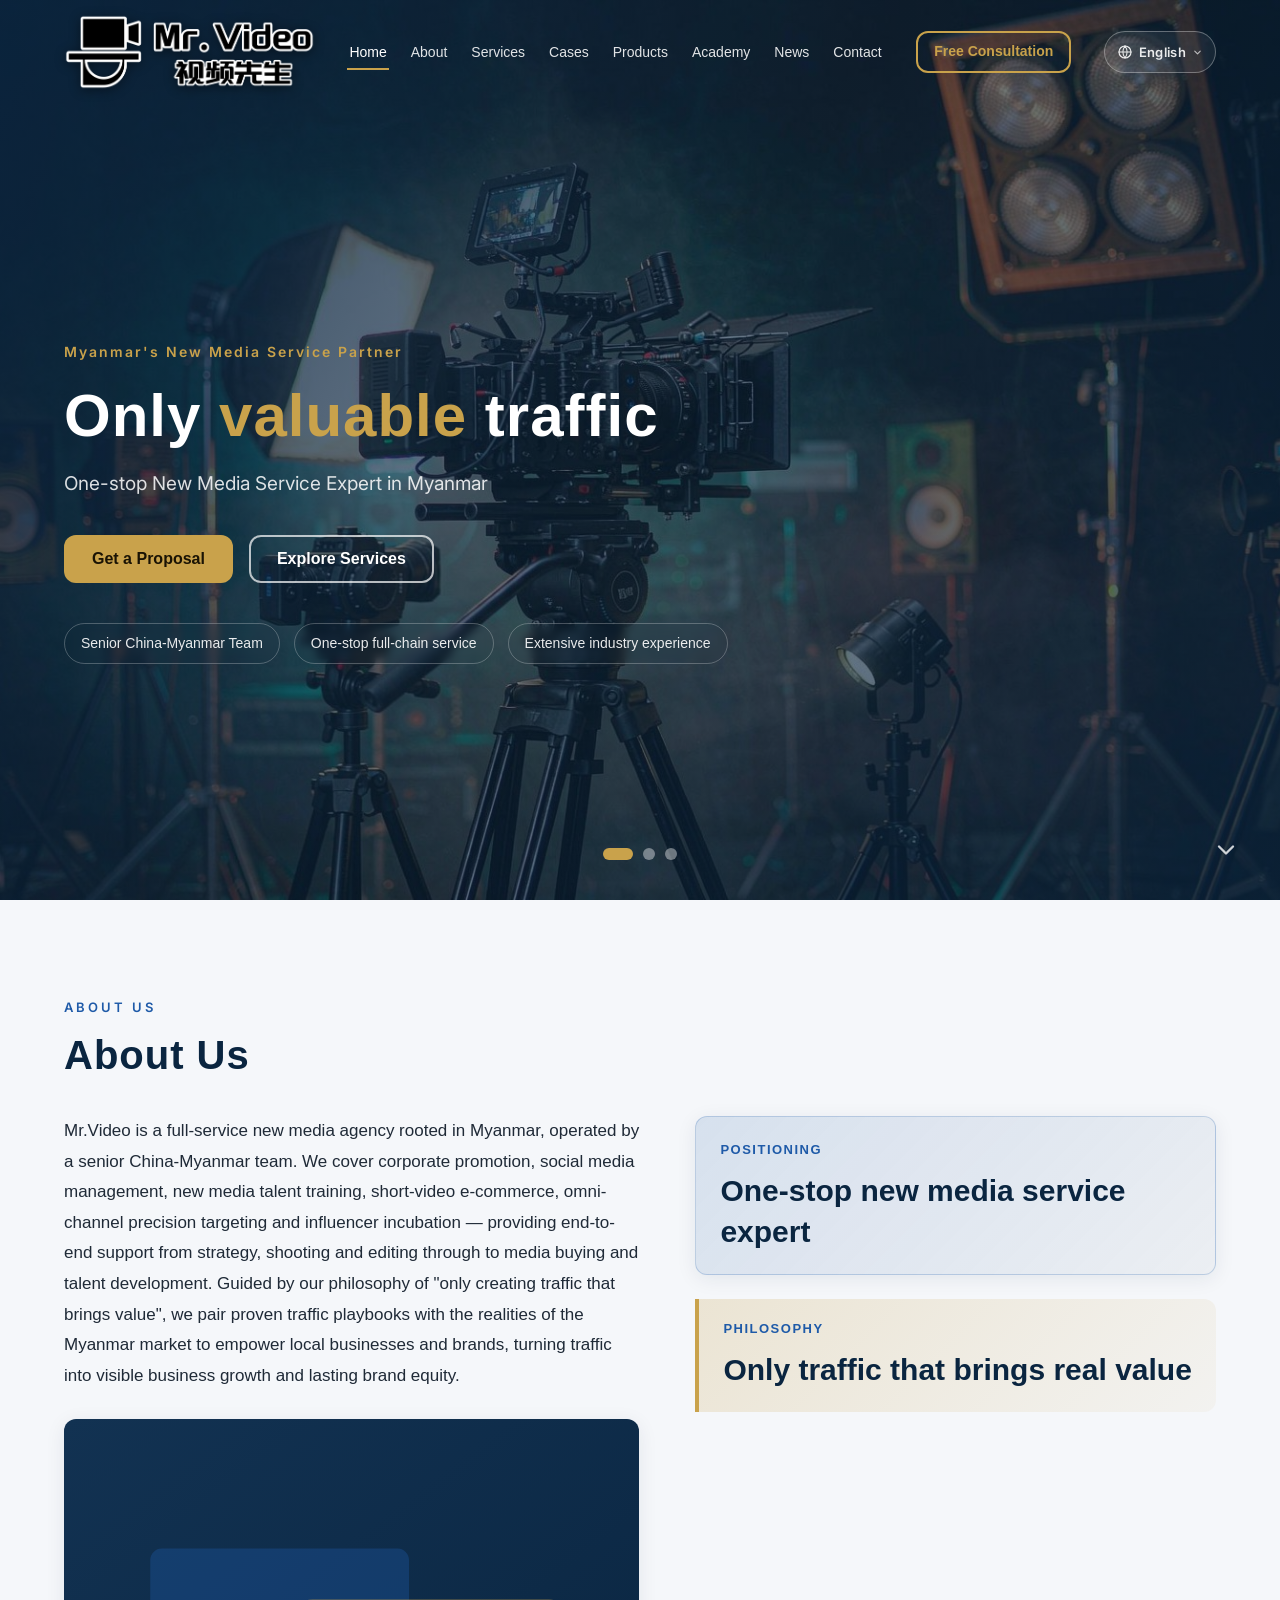
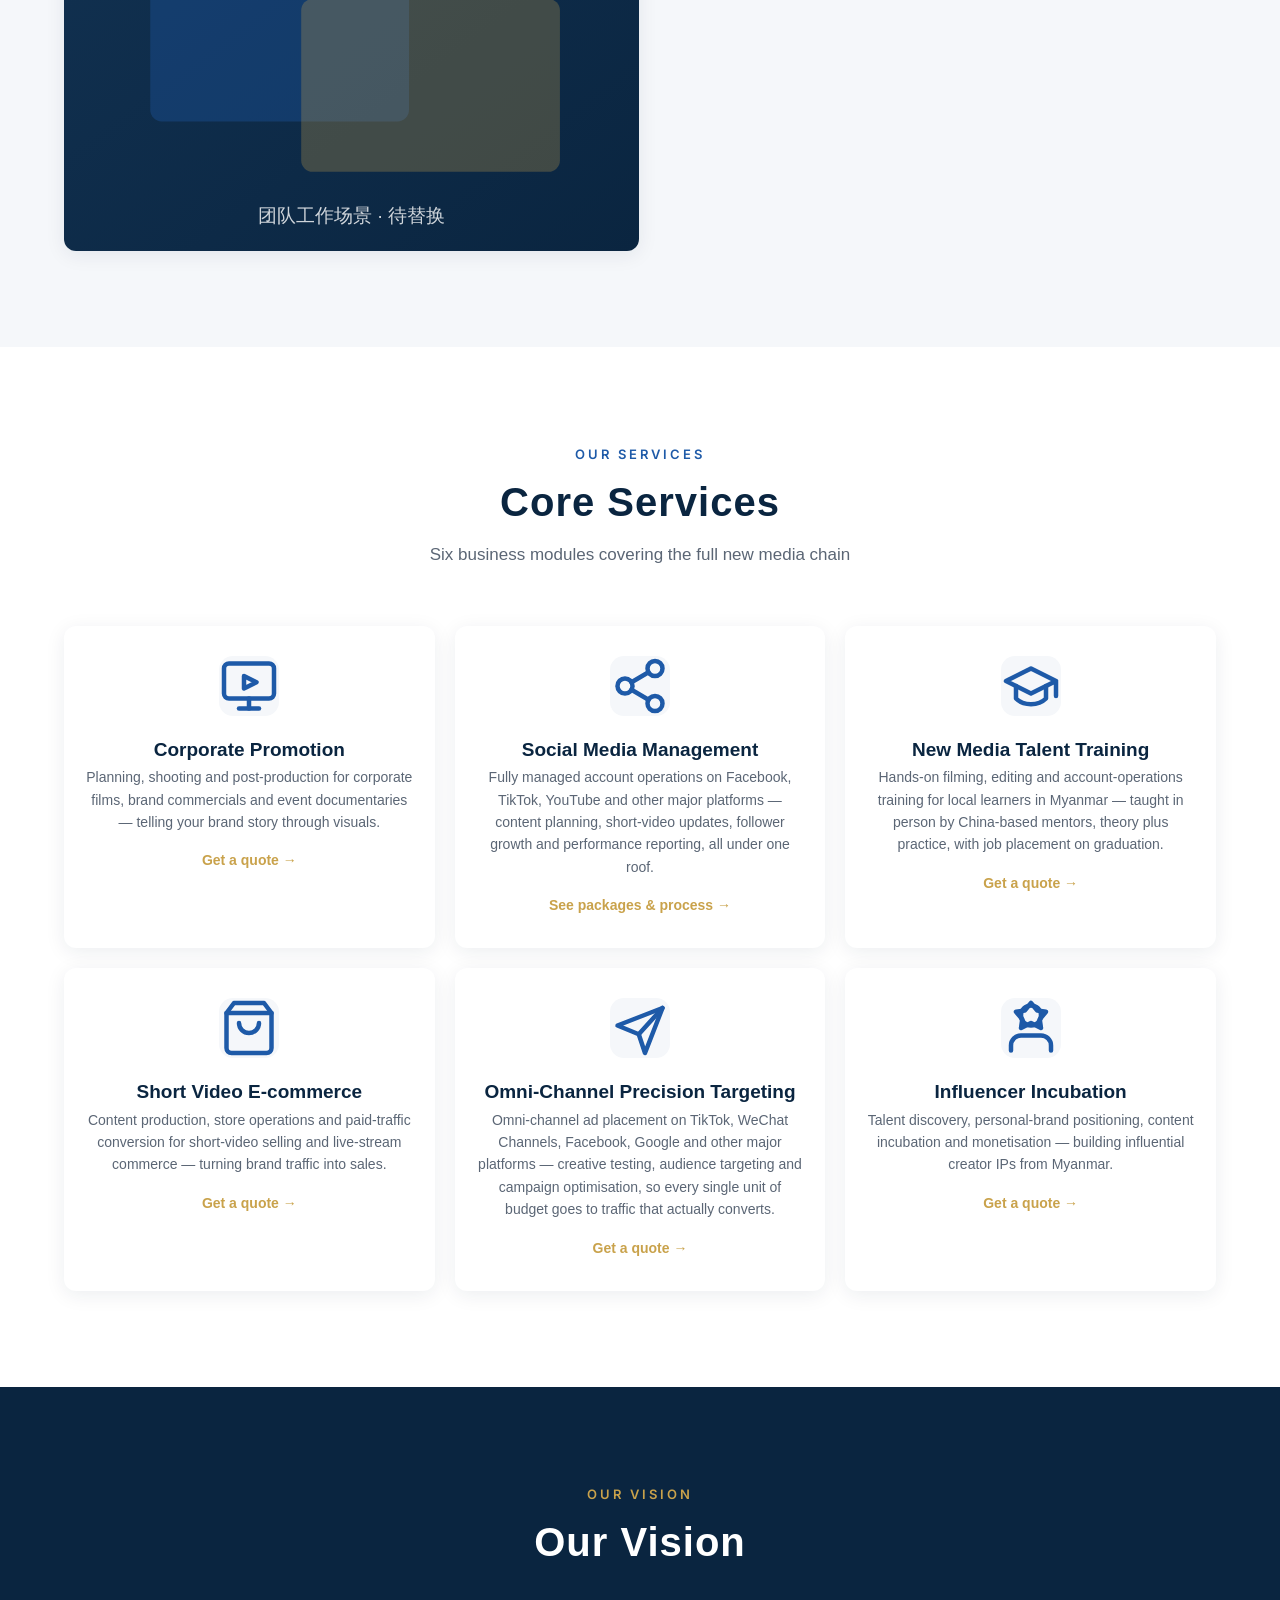
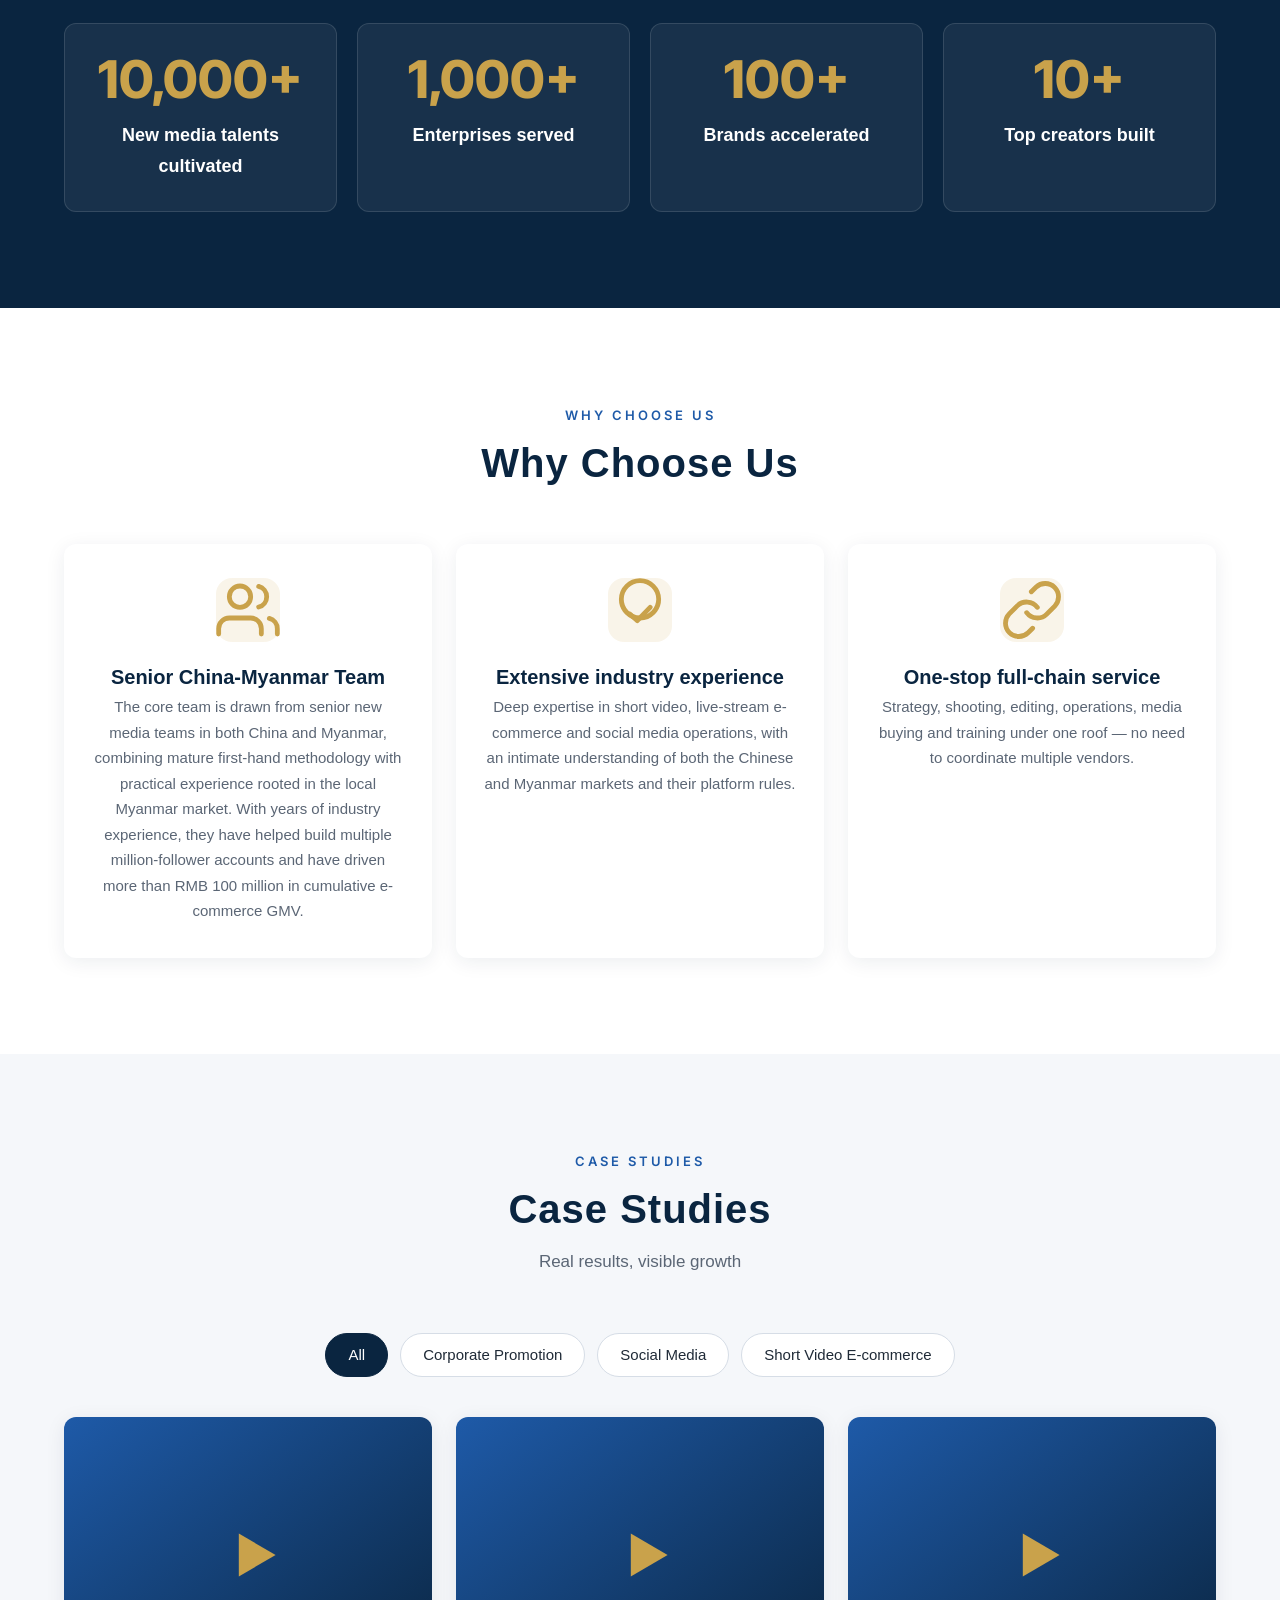
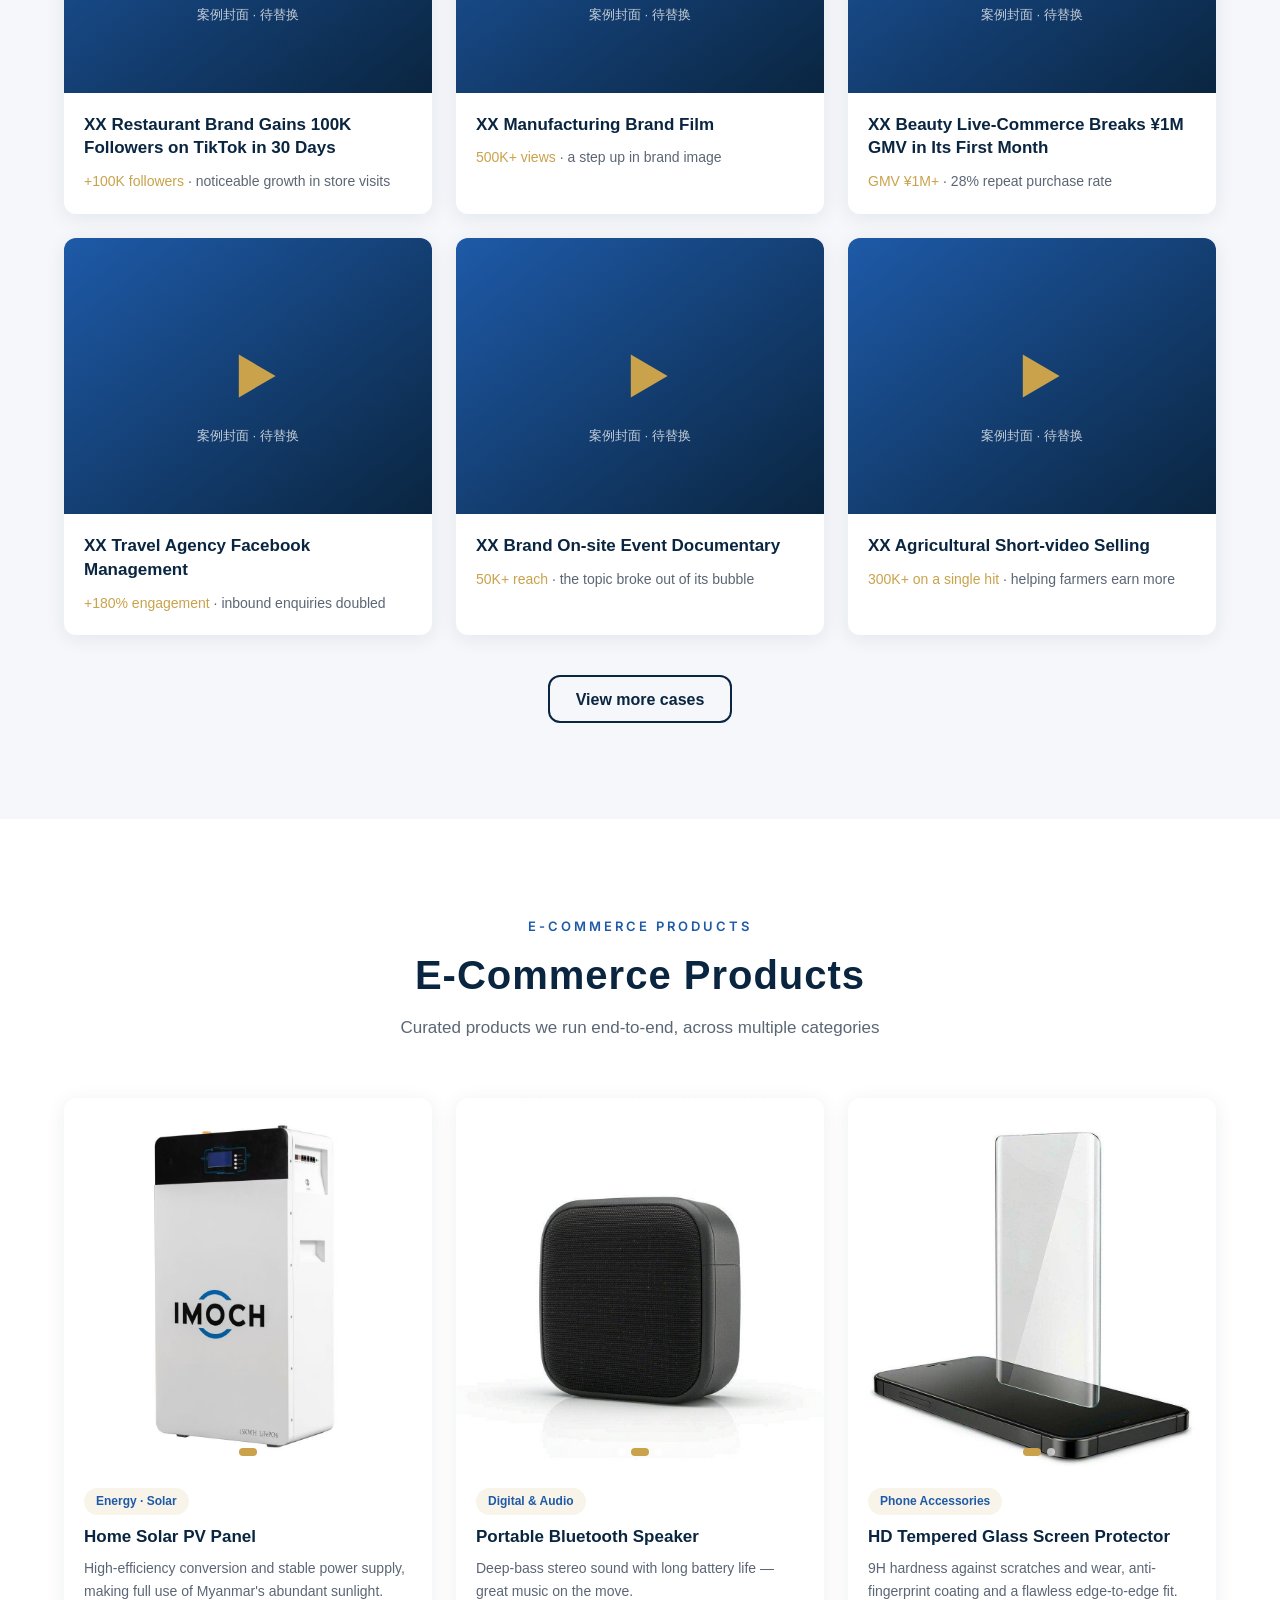
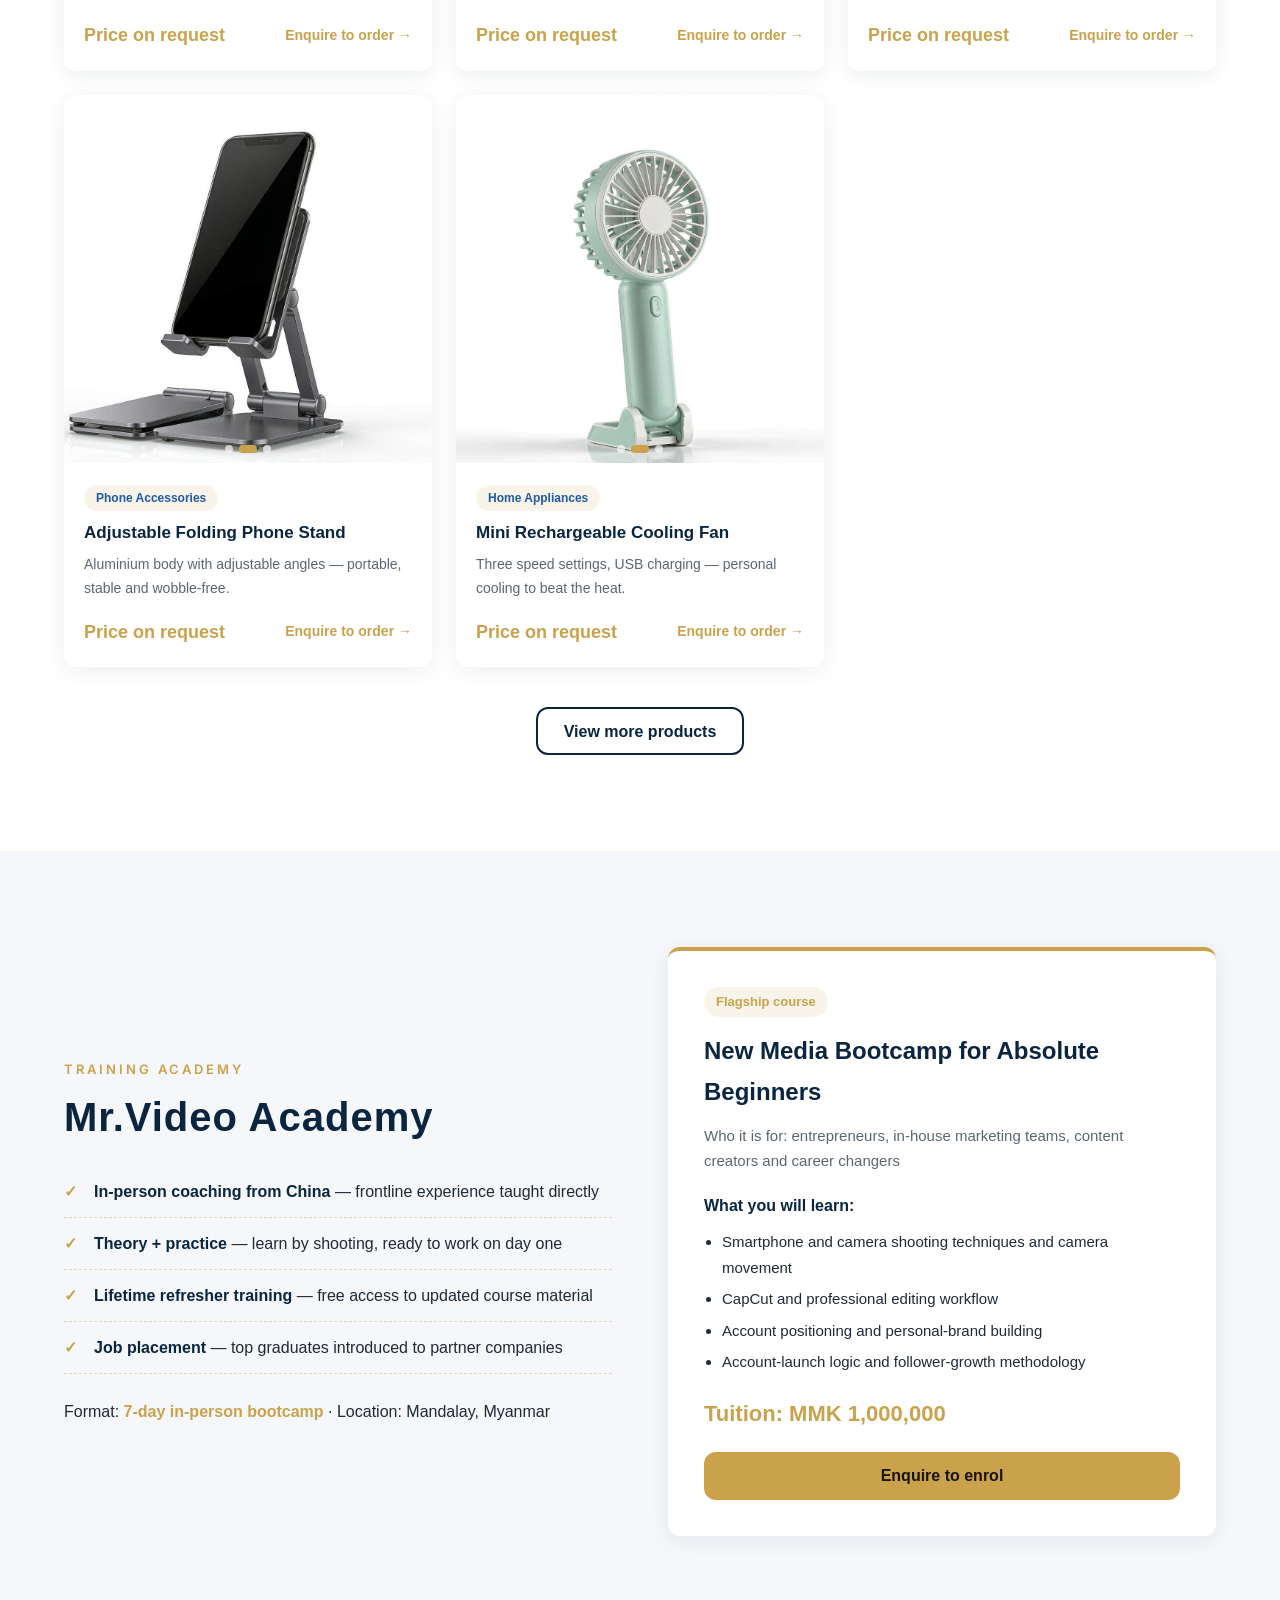
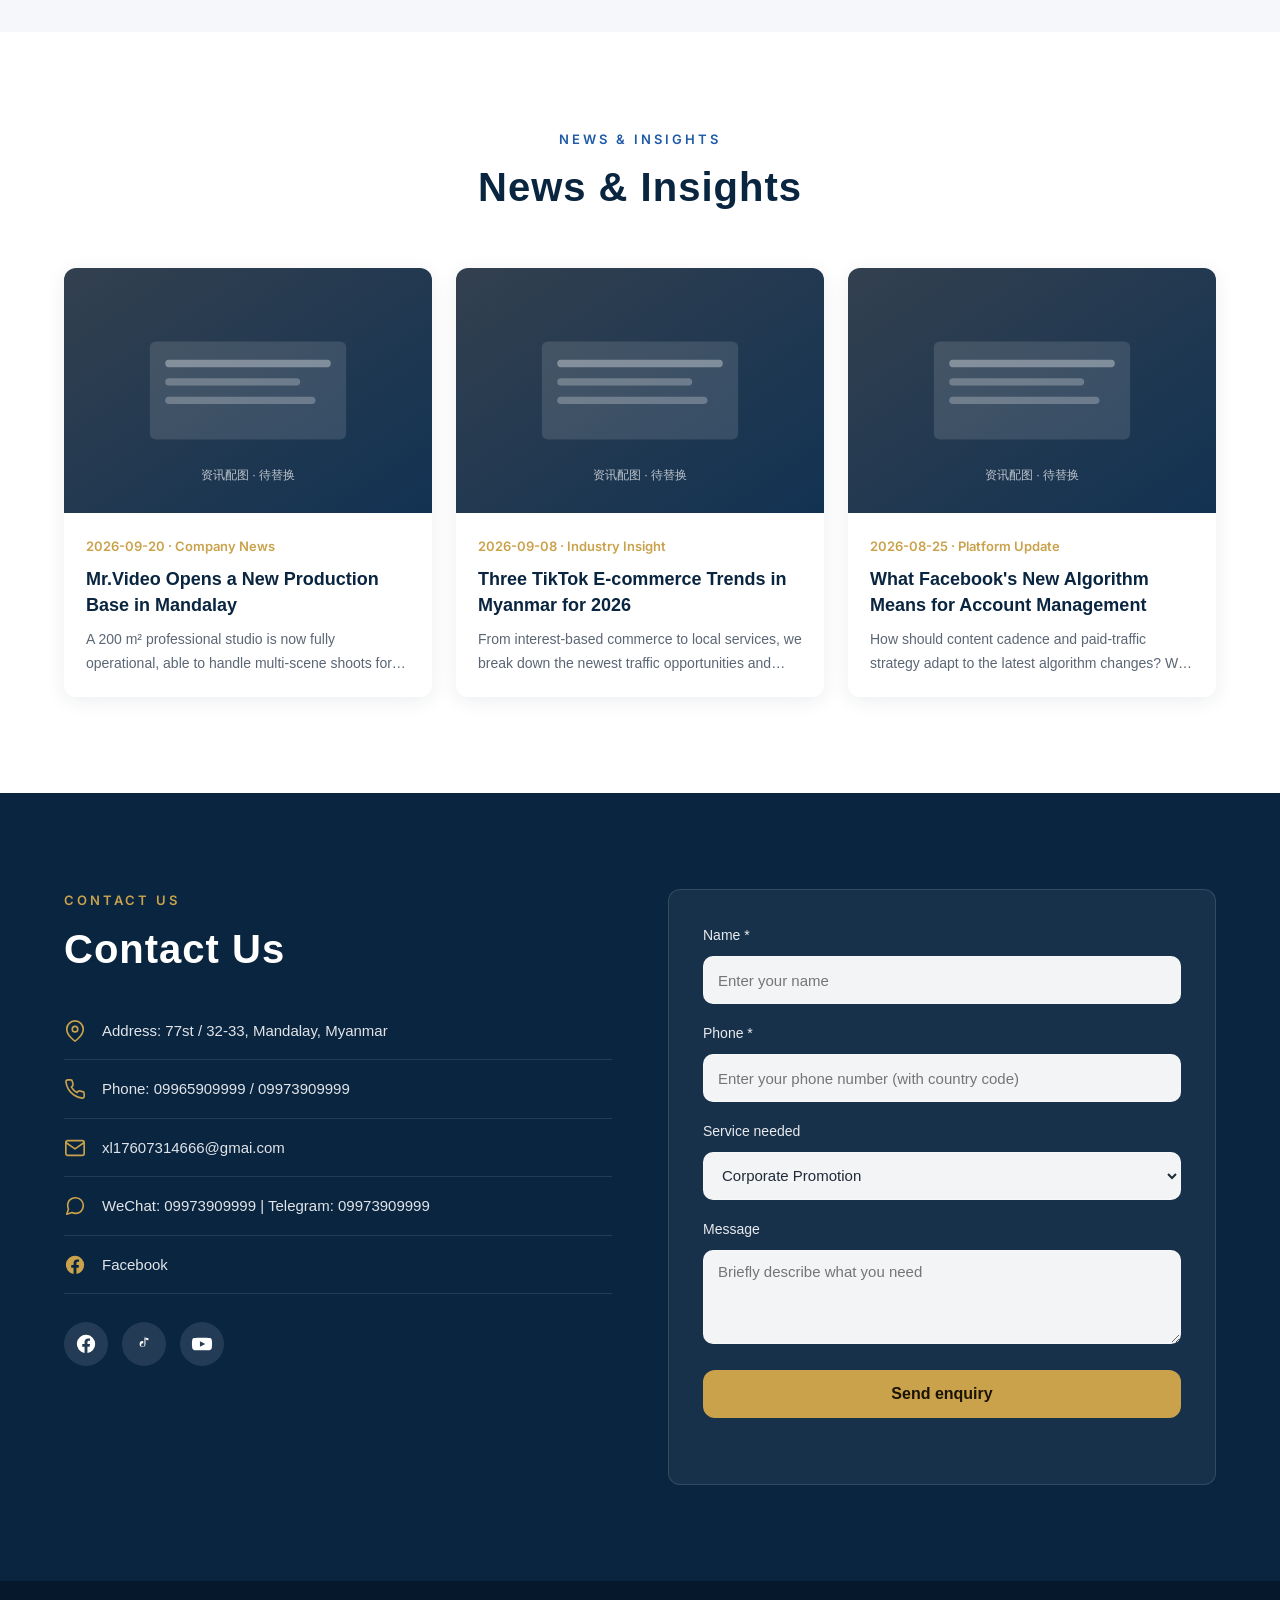
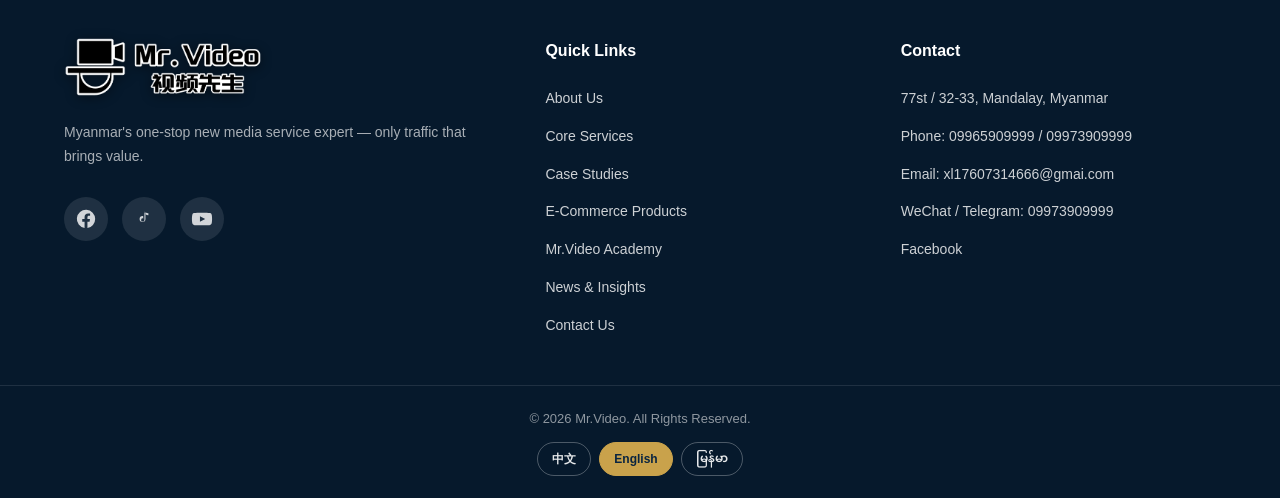
<file: en/index.html>
<!DOCTYPE html>
<html lang="en">
<head>
  <meta charset="UTF-8" />
  <meta name="viewport" content="width=device-width, initial-scale=1.0" />
  <title>Mr.Video Media | One-stop new media service expert in Myanmar</title>
  <meta name="description" content="Mr.Video is a full-service new media agency rooted in Myanmar, operated by a senior China-Myanmar team. Corporate promotion, social media management, new media talent training, short-video e-commerce, omni-channel precision targeting and influencer incubation — from strategy, shooting and editing to media buying and talent development. Only traffic that brings value." />
  <meta name="keywords" content="Myanmar new media agency, Mandalay social media management, TikTok agency Myanmar, influencer incubation Myanmar, new media training Myanmar, media agency Myanmar, short video e-commerce Myanmar, Mr.Video, omni-channel ad targeting Myanmar, WeChat Channels ads" />

  
  <meta property="og:type" content="website" />
  <meta property="og:title" content="Mr.Video Media | One-stop new media service expert in Myanmar" />
  <meta property="og:description" content="A full-service new media agency rooted in Myanmar, operated by a senior China-Myanmar team — corporate promotion, social media management, new media talent training, short-video e-commerce, omni-channel precision targeting and influencer incubation." />
  <meta property="og:image" content="https://mrvideo.vip/images/logo-wordmark.png" />
  
  <!-- i18n:head-alt:start -->
  <meta property="og:url" content="https://mrvideo.vip/en/" />
  <meta property="og:locale" content="en_US" />
  <meta property="og:locale:alternate" content="zh_CN" />
  <meta property="og:locale:alternate" content="my_MM" />
  <link rel="canonical" href="https://mrvideo.vip/en/" />
  <link rel="alternate" hreflang="zh-Hans" href="https://mrvideo.vip/" />
  <link rel="alternate" hreflang="en" href="https://mrvideo.vip/en/" />
  <link rel="alternate" hreflang="my" href="https://mrvideo.vip/my/" />
  <link rel="alternate" hreflang="x-default" href="https://mrvideo.vip/" />
  <script type="application/ld+json">
{
  "@context": "https://schema.org",
  "@type": "Organization",
  "@id": "https://mrvideo.vip/#organization",
  "name": "Mr.Video Media",
  "alternateName": "Mr.Video",
  "url": "https://mrvideo.vip/en/",
  "logo": "https://mrvideo.vip/images/logo-wordmark.png",
  "image": "https://mrvideo.vip/images/logo-wordmark.png",
  "description": "Mr.Video is a full-service new media agency rooted in Myanmar, operated by a senior China-Myanmar team. Corporate promotion, social media management, new media talent training, short-video e-commerce, omni-channel precision targeting and influencer incubation — from strategy, shooting and editing to media buying and talent development. Only traffic that brings value.",
  "inLanguage": "en",
  "address": {
    "@type": "PostalAddress",
    "streetAddress": "77st / 32-33",
    "addressLocality": "Mandalay",
    "addressCountry": "MM"
  },
  "email": "xl17607314666@gmai.com",
  "telephone": "09965909999",
  "sameAs": [
    "https://www.facebook.com/profile.php?id=61595448556166",
    "https://www.tiktok.com/@mrvideo168",
    "https://t.me/09973909999"
  ]
}
  </script>
<!-- i18n:head-alt:end -->
  <meta name="twitter:card" content="summary_large_image" />

  
  
  
  

  <link rel="icon" type="image/png" href="/images/logo-wordmark.png" />
  <link rel="preconnect" href="https://fonts.googleapis.com" />
  <link rel="preconnect" href="https://fonts.gstatic.com" crossorigin />
  <link href="https://fonts.googleapis.com/css2?family=Inter:wght@400;500;600;700;800&family=Montserrat:wght@600;700;800&family=Noto+Sans+Myanmar:wght@400;500;600;700&display=swap" rel="stylesheet" />
  <link rel="stylesheet" href="../css/style.css" />
</head>

<body>

  
  <header class="site-header" id="top">
    <div class="container nav-inner">
      <a href="#top" class="brand" aria-label="Mr.Video home">
        <img src="../images/logo-wordmark.png" alt="Mr.Video" class="brand-logo" />
      </a>

      <nav class="main-nav" id="mainNav" aria-label="Main navigation">
        <ul>
          <li><a href="#top" class="active">Home</a></li>
          <li><a href="#about">About</a></li>
          <li><a href="#services">Services</a></li>
          <li><a href="#cases">Cases</a></li>
          <li><a href="#products">Products</a></li>
          <li><a href="#training">Academy</a></li>
          <li><a href="#news">News</a></li>
          <li><a href="#contact">Contact</a></li>
        </ul>
      </nav>

      <a href="#contact" class="btn btn-cta">Free Consultation</a>

      <!-- i18n:lang-switch:start -->
<div class="lang-switcher"><button type="button" class="lang-switch" aria-haspopup="true" aria-expanded="false" aria-label="Switch language" title="Switch language / 切换语言"><svg viewBox="0 0 24 24" fill="none" stroke="currentColor" stroke-width="1.8" stroke-linecap="round" stroke-linejoin="round" aria-hidden="true"><circle cx="12" cy="12" r="9"></circle><path d="M3 12h18M12 3a15 15 0 0 1 0 18a15 15 0 0 1 0-18"></path></svg><span class="lang-label">English</span><svg class="lang-caret" viewBox="0 0 24 24" width="12" height="12" fill="none" stroke="currentColor" stroke-width="2.4" stroke-linecap="round" stroke-linejoin="round" aria-hidden="true"><polyline points="6 9 12 15 18 9"></polyline></svg></button><ul class="lang-menu"><li><a href="/" hreflang="zh-Hans" lang="zh-Hans">中文</a></li><li><a href="/en/" hreflang="en" lang="en" class="is-current" aria-current="true">English</a></li><li><a href="/my/" hreflang="my" lang="my">မြန်မာ</a></li></ul></div>
<!-- i18n:lang-switch:end -->
      <button class="hamburger" id="hamburger" aria-label="Open menu" aria-expanded="false" aria-controls="drawer">
        <span></span><span></span><span></span>
      </button>
    </div>
  </header>

  
  <div class="drawer" id="drawer" aria-hidden="true">
    <button class="drawer-close" id="drawerClose" aria-label="Close menu">&times;</button>
    <div class="drawer-body">
    <nav class="drawer-nav" aria-label="Mobile navigation">
      <a href="#top">Home</a>
      <a href="#about">About</a>
      <a href="#services">Services</a>
      <a href="#cases">Cases</a>
      <a href="#products">Products</a>
      <a href="#training">Academy</a>
      <a href="#news">News</a>
      <a href="#contact">Contact</a>
      <a href="#contact" class="btn btn-cta drawer-cta">Free Consultation</a>
      <!-- i18n:lang-switch-drawer:start -->
<div class="drawer-langs" role="group" aria-label="Switch language"><a href="/" hreflang="zh-Hans" lang="zh-Hans">中文</a><a href="/en/" hreflang="en" lang="en" class="is-current" aria-current="true">English</a><a href="/my/" hreflang="my" lang="my">မြန်မာ</a></div>
<!-- i18n:lang-switch-drawer:end -->
    </nav>
    </div>
  </div>
  <div class="drawer-overlay" id="drawerOverlay"></div>

  <main>

    
    <section class="hero" id="home" aria-label="Hero banner">
      
      <div class="hero-bg">
        <div class="hero-image is-active" style="background-image:url('../images/hero-1.jpg')"></div>
        <div class="hero-image" style="background-image:url('../images/hero-2.jpg')"></div>
        <div class="hero-image" style="background-image:url('../images/hero-3.jpg')"></div>
        <div class="hero-overlay"></div>
      </div>

      <div class="hero-slides container">
        
        <article class="hero-slide is-active">
          <p class="hero-eyebrow">Myanmar's New Media Service Partner</p>
          <h1 class="hero-title">Only <span class="gold">valuable</span> traffic</h1>
          <p class="hero-sub">One-stop New Media Service Expert in Myanmar</p>
          <div class="hero-actions">
            <a href="#contact" class="btn btn-gold">Get a Proposal</a>
            <a href="#services" class="btn btn-outline">Explore Services</a>
          </div>
          <ul class="trust-tags">
            <li>Senior China-Myanmar Team</li>
            <li>One-stop full-chain service</li>
            <li>Extensive industry experience</li>
          </ul>
        </article>

        
        <article class="hero-slide">
          <p class="hero-eyebrow">SHORT VIDEO E-COMMERCE</p>
          <h1 class="hero-title">Turn <span class="gold">traffic</span> into <span class="gold">sales</span></h1>
          <p class="hero-sub">Short-video e-commerce growth · Live-stream selling · Paid traffic conversion</p>
          <div class="hero-actions">
            <a href="#contact" class="btn btn-gold">Get a Proposal</a>
            <a href="#services" class="btn btn-outline">Explore Services</a>
          </div>
          <ul class="trust-tags">
            <li>Content production</li>
            <li>Store operations</li>
            <li>Traffic conversion</li>
          </ul>
        </article>

        
        <article class="hero-slide">
          <p class="hero-eyebrow">NEW MEDIA TALENT TRAINING</p>
          <h1 class="hero-title">Grow Myanmar's own <span class="gold">new media talent</span></h1>
          <p class="hero-sub">In-person coaching from China · Theory + practice · Job placement</p>
          <div class="hero-actions">
            <a href="#training" class="btn btn-gold">Enquire now</a>
            <a href="#about" class="btn btn-outline">Learn more</a>
          </div>
          <ul class="trust-tags">
            <li>7-day bootcamp</li>
            <li>Lifetime refresher training</li>
            <li>Job placement</li>
          </ul>
        </article>
      </div>

      <div class="hero-dots" id="heroDots" role="tablist" aria-label="Banner slider"></div>

      <a href="#about" class="scroll-arrow" aria-label="Scroll down">
        <svg viewBox="0 0 24 24" width="28" height="28" fill="none" stroke="currentColor" stroke-width="2" stroke-linecap="round" stroke-linejoin="round"><polyline points="6 9 12 15 18 9"></polyline></svg>
      </a>
    </section>

    
    <section class="section about" id="about" aria-labelledby="about-title">
      <div class="container">
        <div class="about-head reveal">
          <p class="eyebrow">ABOUT US</p>
          <h2 class="section-title" id="about-title">About Us</h2>
        </div>
        <div class="about-grid">
          
          <div class="about-left reveal">
            <p class="about-desc">
              Mr.Video is a full-service new media agency rooted in Myanmar, operated by a senior China-Myanmar team. We cover corporate promotion, social media management, new media talent training, short-video e-commerce, omni-channel precision targeting and influencer incubation — providing end-to-end support from strategy, shooting and editing through to media buying and talent development. Guided by our philosophy of "only creating traffic that brings value", we pair proven traffic playbooks with the realities of the Myanmar market to empower local businesses and brands, turning traffic into visible business growth and lasting brand equity.
            </p>
            <div class="about-media">
              
              <img src="../images/about-team.svg" alt="Mr.Video team at work" loading="lazy" />
            </div>
          </div>
          
          <div class="about-right reveal">
            <div class="positioning">
              <p class="positioning-label">Positioning</p>
              <p class="positioning-cn">One-stop new media service expert</p>
              
            </div>
            <blockquote class="quote">
              <span class="quote-label">Philosophy</span>
              Only traffic that brings real value
            </blockquote>
          </div>
        </div>
      </div>
    </section>

    
    <section class="section services" id="services" aria-labelledby="services-title">
      <div class="container">
        <div class="section-head reveal">
          <p class="eyebrow">OUR SERVICES</p>
          <h2 class="section-title" id="services-title">Core Services</h2>
          <p class="section-sub">Six business modules covering the full new media chain</p>
        </div>

        <div class="services-grid reveal">
          
          <article class="service-card">
            <span class="service-icon" aria-hidden="true">
              <svg viewBox="0 0 24 24" fill="none" stroke="currentColor" stroke-width="1.8" stroke-linecap="round" stroke-linejoin="round"><rect x="2" y="3" width="20" height="14" rx="2"></rect><line x1="8" y1="21" x2="16" y2="21"></line><line x1="12" y1="17" x2="12" y2="21"></line><polygon points="10 8 15 10.5 10 13 10 8"></polygon></svg>
            </span>
            <h3 class="service-name">Corporate Promotion</h3>
            
            <p class="service-desc">Planning, shooting and post-production for corporate films, brand commercials and event documentaries — telling your brand story through visuals.</p>
            <a href="#contact" class="service-link">Get a quote →</a>
          </article>

          
          <article class="service-card">
            <span class="service-icon" aria-hidden="true">
              <svg viewBox="0 0 24 24" fill="none" stroke="currentColor" stroke-width="1.8" stroke-linecap="round" stroke-linejoin="round"><circle cx="18" cy="5" r="3"></circle><circle cx="6" cy="12" r="3"></circle><circle cx="18" cy="19" r="3"></circle><line x1="8.6" y1="13.5" x2="15.4" y2="17.5"></line><line x1="15.4" y1="6.5" x2="8.6" y2="10.5"></line></svg>
            </span>
            <h3 class="service-name">Social Media Management</h3>
            
            <p class="service-desc">Fully managed account operations on Facebook, TikTok, YouTube and other major platforms — content planning, short-video updates, follower growth and performance reporting, all under one roof.</p>
            <a href="/en/social-media" class="service-link">See packages & process →</a>
          </article>

          
          <article class="service-card">
            <span class="service-icon" aria-hidden="true">
              <svg viewBox="0 0 24 24" fill="none" stroke="currentColor" stroke-width="1.8" stroke-linecap="round" stroke-linejoin="round"><path d="M22 10v6M2 10l10-5 10 5-10 5z"></path><path d="M6 12v5c3 3 9 3 12 0v-5"></path></svg>
            </span>
            <h3 class="service-name">New Media Talent Training</h3>
            
            <p class="service-desc">Hands-on filming, editing and account-operations training for local learners in Myanmar — taught in person by China-based mentors, theory plus practice, with job placement on graduation.</p>
            <a href="#contact" class="service-link">Get a quote →</a>
          </article>

          
          <article class="service-card">
            <span class="service-icon" aria-hidden="true">
              <svg viewBox="0 0 24 24" fill="none" stroke="currentColor" stroke-width="1.8" stroke-linecap="round" stroke-linejoin="round"><path d="M6 2 3 6v14a2 2 0 0 0 2 2h14a2 2 0 0 0 2-2V6l-3-4z"></path><line x1="3" y1="6" x2="21" y2="6"></line><path d="M16 10a4 4 0 0 1-8 0"></path></svg>
            </span>
            <h3 class="service-name">Short Video E-commerce</h3>
            
            <p class="service-desc">Content production, store operations and paid-traffic conversion for short-video selling and live-stream commerce — turning brand traffic into sales.</p>
            <a href="#contact" class="service-link">Get a quote →</a>
          </article>

          
          <article class="service-card">
            <span class="service-icon" aria-hidden="true">
              <svg viewBox="0 0 24 24" fill="none" stroke="currentColor" stroke-width="1.8" stroke-linecap="round" stroke-linejoin="round"><path d="M3 11l18-7-7 18-2.5-7.5L3 11z"></path><path d="M11.5 14.5L21 4"></path></svg>
            </span>
            <h3 class="service-name">Omni-Channel Precision Targeting</h3>
            
            <p class="service-desc">Omni-channel ad placement on TikTok, WeChat Channels, Facebook, Google and other major platforms — creative testing, audience targeting and campaign optimisation, so every single unit of budget goes to traffic that actually converts.</p>
            <a href="#contact" class="service-link">Get a quote →</a>
          </article>

          
          <article class="service-card">
            <span class="service-icon" aria-hidden="true">
              <svg viewBox="0 0 24 24" fill="none" stroke="currentColor" stroke-width="1.8" stroke-linecap="round" stroke-linejoin="round"><path d="M20 21v-2a4 4 0 0 0-4-4H8a4 4 0 0 0-4 4v2"></path><circle cx="12" cy="7" r="4"></circle><polygon points="12 2 14.5 5 18 5.5 15.5 8.5 16 12 12 10 8 12 8.5 8.5 6 5.5 9.5 5 12 2"></polygon></svg>
            </span>
            <h3 class="service-name">Influencer Incubation</h3>
            
            <p class="service-desc">Talent discovery, personal-brand positioning, content incubation and monetisation — building influential creator IPs from Myanmar.</p>
            <a href="#contact" class="service-link">Get a quote →</a>
          </article>
        </div>

      </div>
    </section>

    
    <section class="section vision" id="vision" aria-labelledby="vision-title" style="background:#0A2540;color:#ffffff">
      <div class="container">
        <div class="section-head light reveal">
          <p class="eyebrow gold">OUR VISION</p>
          <h2 class="section-title light" id="vision-title">Our Vision</h2>
        </div>
        <div class="vision-stats reveal">
          <div class="stat">
            <p class="stat-num" data-target="10000" data-suffix="+">0</p>
            <p class="stat-label">New media talents cultivated</p>
            
          </div>
          <div class="stat">
            <p class="stat-num" data-target="1000" data-suffix="+">0</p>
            <p class="stat-label">Enterprises served</p>
            
          </div>
          <div class="stat">
            <p class="stat-num" data-target="100" data-suffix="+">0</p>
            <p class="stat-label">Brands accelerated</p>
            
          </div>
          <div class="stat">
            <p class="stat-num" data-target="10" data-suffix="+">0</p>
            <p class="stat-label">Top creators built</p>
            
          </div>
        </div>
      </div>
    </section>

    
    <section class="section advantages" id="advantages" aria-labelledby="adv-title">
      <div class="container">
        <div class="section-head reveal">
          <p class="eyebrow">WHY CHOOSE US</p>
          <h2 class="section-title" id="adv-title">Why Choose Us</h2>
        </div>

        <div class="adv-grid reveal">
          <article class="adv-card">
            <span class="adv-icon" aria-hidden="true">
              <svg viewBox="0 0 24 24" fill="none" stroke="currentColor" stroke-width="1.8" stroke-linecap="round" stroke-linejoin="round"><path d="M17 21v-2a4 4 0 0 0-4-4H5a4 4 0 0 0-4 4v2"></path><circle cx="9" cy="7" r="4"></circle><path d="M23 21v-2a4 4 0 0 0-3-3.87"></path><path d="M16 3.13a4 4 0 0 1 0 7.75"></path></svg>
            </span>
            <h3>Senior China-Myanmar Team</h3>
            
            <p>The core team is drawn from senior new media teams in both China and Myanmar, combining mature first-hand methodology with practical experience rooted in the local Myanmar market. With years of industry experience, they have helped build multiple million-follower accounts and have driven more than RMB 100 million in cumulative e-commerce GMV.</p>
          </article>
          <article class="adv-card">
            <span class="adv-icon" aria-hidden="true">
              <svg viewBox="0 0 24 24" fill="none" stroke="currentColor" stroke-width="1.8" stroke-linecap="round" stroke-linejoin="round"><circle cx="12" cy="8" r="7"></circle><polyline points="8.2 13.5 11 16 15.8 11"></polyline></svg>
            </span>
            <h3>Extensive industry experience</h3>
            
            <p>Deep expertise in short video, live-stream e-commerce and social media operations, with an intimate understanding of both the Chinese and Myanmar markets and their platform rules.</p>
          </article>
          <article class="adv-card">
            <span class="adv-icon" aria-hidden="true">
              <svg viewBox="0 0 24 24" fill="none" stroke="currentColor" stroke-width="1.8" stroke-linecap="round" stroke-linejoin="round"><path d="M10 13a5 5 0 0 0 7.54.54l3-3a5 5 0 0 0-7.07-7.07l-1.72 1.71"></path><path d="M14 11a5 5 0 0 0-7.54-.54l-3 3a5 5 0 0 0 7.07 7.07l1.71-1.71"></path></svg>
            </span>
            <h3>One-stop full-chain service</h3>
            
            <p>Strategy, shooting, editing, operations, media buying and training under one roof — no need to coordinate multiple vendors.</p>
          </article>
        </div>

      </div>
    </section>

    
    <section class="section cases" id="cases" aria-labelledby="cases-title">
      <div class="container">
        <div class="section-head reveal">
          <p class="eyebrow">CASE STUDIES</p>
          <h2 class="section-title" id="cases-title">Case Studies</h2>
          <p class="section-sub">Real results, visible growth</p>
        </div>

        <div class="case-filter reveal" id="caseFilter" role="tablist" aria-label="Filter cases by category">
          <button class="filter-btn is-active" data-filter="all">All</button>
          <button class="filter-btn" data-filter="promo">Corporate Promotion</button>
          <button class="filter-btn" data-filter="social">Social Media</button>
          <button class="filter-btn" data-filter="ecom">Short Video E-commerce</button>
        </div>

        <div class="case-grid reveal" id="caseGrid">
          <article class="case-card" data-cat="social">
            <div class="case-cover"><img src="../images/case-placeholder.svg" alt="Restaurant brand TikTok case cover" loading="lazy" /></div>
            <div class="case-body">
              <h3>XX Restaurant Brand Gains 100K Followers on TikTok in 30 Days</h3>
              <p class="case-result"><span class="gold">+100K followers</span> · noticeable growth in store visits</p>
            </div>
          </article>
          <article class="case-card" data-cat="promo">
            <div class="case-cover"><img src="../images/case-placeholder.svg" alt="Corporate film case cover" loading="lazy" /></div>
            <div class="case-body">
              <h3>XX Manufacturing Brand Film</h3>
              <p class="case-result"><span class="gold">500K+ views</span> · a step up in brand image</p>
            </div>
          </article>
          <article class="case-card" data-cat="ecom">
            <div class="case-cover"><img src="../images/case-placeholder.svg" alt="Live-commerce case cover" loading="lazy" /></div>
            <div class="case-body">
              <h3>XX Beauty Live-Commerce Breaks ¥1M GMV in Its First Month</h3>
              <p class="case-result"><span class="gold">GMV ¥1M+</span> · 28% repeat purchase rate</p>
            </div>
          </article>
          <article class="case-card" data-cat="social">
            <div class="case-cover"><img src="../images/case-placeholder.svg" alt="Social media management case cover" loading="lazy" /></div>
            <div class="case-body">
              <h3>XX Travel Agency Facebook Management</h3>
              <p class="case-result"><span class="gold">+180% engagement</span> · inbound enquiries doubled</p>
            </div>
          </article>
          <article class="case-card" data-cat="promo">
            <div class="case-cover"><img src="../images/case-placeholder.svg" alt="Event documentary case cover" loading="lazy" /></div>
            <div class="case-body">
              <h3>XX Brand On-site Event Documentary</h3>
              <p class="case-result"><span class="gold">50K+ reach</span> · the topic broke out of its bubble</p>
            </div>
          </article>
          <article class="case-card" data-cat="ecom">
            <div class="case-cover"><img src="../images/case-placeholder.svg" alt="Short-video selling case cover" loading="lazy" /></div>
            <div class="case-body">
              <h3>XX Agricultural Short-video Selling</h3>
              <p class="case-result"><span class="gold">300K+ on a single hit</span> · helping farmers earn more</p>
            </div>
          </article>
        </div>

        <div class="case-more reveal">
          <a href="#contact" class="btn btn-outline-dark">View more cases</a>
        </div>
      </div>
    </section>

    
    <section class="section products" id="products" aria-labelledby="products-title">
      <div class="container">
        <div class="section-head reveal">
          <p class="eyebrow">E-COMMERCE PRODUCTS</p>
          <h2 class="section-title" id="products-title">E-Commerce Products</h2>
          <p class="section-sub">Curated products we run end-to-end, across multiple categories</p>
        </div>

        <div class="product-grid reveal">
          <article class="product-card">
            <div class="product-cover">
              <div class="pcarousel" data-pid="solar">
                <img class="pimg is-active" src="../images/solar-real-1.jpg" alt="Home solar PV panel showcase 1" loading="lazy" />
                <img class="pimg" src="../images/solar-real-2.jpg" alt="Home solar PV panel showcase 2" loading="lazy" />
                <img class="pimg" src="../images/p-solar-3.jpg" alt="Home solar PV panel showcase 3" loading="lazy" />
                <div class="pdots"></div>
              </div>
            </div>
            <div class="product-body">
              <span class="product-cat">Energy · Solar</span>
              <h3>Home Solar PV Panel</h3>
              <p class="product-desc">High-efficiency conversion and stable power supply, making full use of Myanmar's abundant sunlight.</p>
              <div class="product-foot">
                <span class="product-price"><span class="gold">Price on request</span></span>
                <a href="#contact" class="product-link">Enquire to order →</a>
              </div>
            </div>
          </article>

          <article class="product-card">
            <div class="product-cover">
              <div class="pcarousel" data-pid="speaker">
                <img class="pimg is-active" src="../images/p-bluetooth-speaker-1.jpg" alt="Portable Bluetooth speaker showcase 1" loading="lazy" />
                <img class="pimg" src="../images/p-bluetooth-speaker-2.jpg" alt="Portable Bluetooth speaker showcase 2" loading="lazy" />
                <img class="pimg" src="../images/p-bluetooth-speaker-3.jpg" alt="Portable Bluetooth speaker showcase 3" loading="lazy" />
                <div class="pdots"></div>
              </div>
            </div>
            <div class="product-body">
              <span class="product-cat">Digital & Audio</span>
              <h3>Portable Bluetooth Speaker</h3>
              <p class="product-desc">Deep-bass stereo sound with long battery life — great music on the move.</p>
              <div class="product-foot">
                <span class="product-price"><span class="gold">Price on request</span></span>
                <a href="#contact" class="product-link">Enquire to order →</a>
              </div>
            </div>
          </article>

          <article class="product-card">
            <div class="product-cover">
              <div class="pcarousel" data-pid="film">
                <img class="pimg is-active" src="../images/p-phone-film-1.jpg" alt="HD tempered glass screen protector showcase 1" loading="lazy" />
                <img class="pimg" src="../images/p-phone-film-2.jpg" alt="HD tempered glass screen protector showcase 2" loading="lazy" />
                <img class="pimg" src="../images/p-phone-film-3.jpg" alt="HD tempered glass screen protector showcase 3" loading="lazy" />
                <div class="pdots"></div>
              </div>
            </div>
            <div class="product-body">
              <span class="product-cat">Phone Accessories</span>
              <h3>HD Tempered Glass Screen Protector</h3>
              <p class="product-desc">9H hardness against scratches and wear, anti-fingerprint coating and a flawless edge-to-edge fit.</p>
              <div class="product-foot">
                <span class="product-price"><span class="gold">Price on request</span></span>
                <a href="#contact" class="product-link">Enquire to order →</a>
              </div>
            </div>
          </article>

          <article class="product-card">
            <div class="product-cover">
              <div class="pcarousel" data-pid="stand">
                <img class="pimg is-active" src="../images/p-phone-stand-1.jpg" alt="Adjustable folding phone stand showcase 1" loading="lazy" />
                <img class="pimg" src="../images/p-phone-stand-2.jpg" alt="Adjustable folding phone stand showcase 2" loading="lazy" />
                <img class="pimg" src="../images/p-phone-stand-3.jpg" alt="Adjustable folding phone stand showcase 3" loading="lazy" />
                <div class="pdots"></div>
              </div>
            </div>
            <div class="product-body">
              <span class="product-cat">Phone Accessories</span>
              <h3>Adjustable Folding Phone Stand</h3>
              <p class="product-desc">Aluminium body with adjustable angles — portable, stable and wobble-free.</p>
              <div class="product-foot">
                <span class="product-price"><span class="gold">Price on request</span></span>
                <a href="#contact" class="product-link">Enquire to order →</a>
              </div>
            </div>
          </article>

          <article class="product-card">
            <div class="product-cover">
              <div class="pcarousel" data-pid="fan">
                <img class="pimg is-active" src="../images/p-mini-fan-1.jpg" alt="Mini cooling fan showcase 1" loading="lazy" />
                <img class="pimg" src="../images/p-mini-fan-2.jpg" alt="Mini cooling fan showcase 2" loading="lazy" />
                <img class="pimg" src="../images/p-mini-fan-3.jpg" alt="Mini cooling fan showcase 3" loading="lazy" />
                <div class="pdots"></div>
              </div>
            </div>
            <div class="product-body">
              <span class="product-cat">Home Appliances</span>
              <h3>Mini Rechargeable Cooling Fan</h3>
              <p class="product-desc">Three speed settings, USB charging — personal cooling to beat the heat.</p>
              <div class="product-foot">
                <span class="product-price"><span class="gold">Price on request</span></span>
                <a href="#contact" class="product-link">Enquire to order →</a>
              </div>
            </div>
          </article>
        </div>

        <div class="case-more reveal">
          <a href="#contact" class="btn btn-outline-dark">View more products</a>
        </div>
      </div>
    </section>

    
    <section class="section training" id="training" aria-labelledby="training-title">
      <div class="container training-grid">
        <div class="training-left reveal">
          <p class="eyebrow gold">TRAINING ACADEMY</p>
          <h2 class="section-title" id="training-title">Mr.Video Academy</h2>
          <ul class="training-highlights">
            <li><strong>In-person coaching from China</strong> — frontline experience taught directly</li>
            <li><strong>Theory + practice</strong> — learn by shooting, ready to work on day one</li>
            <li><strong>Lifetime refresher training</strong> — free access to updated course material</li>
            <li><strong>Job placement</strong> — top graduates introduced to partner companies</li>
          </ul>
          <p class="training-form">Format: <strong>7-day in-person bootcamp</strong> · Location: Mandalay, Myanmar</p>
        </div>

        <div class="training-card reveal">
          <p class="course-tag">Flagship course</p>
          <h3 class="course-name">New Media Bootcamp for Absolute Beginners</h3>
          <p class="course-for">Who it is for: entrepreneurs, in-house marketing teams, content creators and career changers</p>
          <p class="course-learn-title">What you will learn:</p>
          <ul class="course-learn">
            <li>Smartphone and camera shooting techniques and camera movement</li>
            <li>CapCut and professional editing workflow</li>
            <li>Account positioning and personal-brand building</li>
            <li>Account-launch logic and follower-growth methodology</li>
          </ul>
          <p class="course-price"><span class="gold">Tuition: MMK 1,000,000</span></p>
          <a href="#contact" class="btn btn-gold btn-block">Enquire to enrol</a>
        </div>
      </div>
    </section>

    
    <section class="section news" id="news" aria-labelledby="news-title">
      <div class="container">
        <div class="section-head reveal">
          <p class="eyebrow">NEWS & INSIGHTS</p>
          <h2 class="section-title" id="news-title">News & Insights</h2>
        </div>

        <div class="news-grid reveal">
          <article class="news-card">
            <div class="news-cover"><img src="../images/news-placeholder.svg" alt="Company news cover" loading="lazy" /></div>
            <div class="news-body">
              <p class="news-date">2026-09-20 · Company News</p>
              <h3>Mr.Video Opens a New Production Base in Mandalay</h3>
              <p class="news-summary">A 200 m² professional studio is now fully operational, able to handle multi-scene shoots for corporate films and live-stream commerce. [Placeholder content]</p>
            </div>
          </article>
          <article class="news-card">
            <div class="news-cover"><img src="../images/news-placeholder.svg" alt="Industry insight cover" loading="lazy" /></div>
            <div class="news-body">
              <p class="news-date">2026-09-08 · Industry Insight</p>
              <h3>Three TikTok E-commerce Trends in Myanmar for 2026</h3>
              <p class="news-summary">From interest-based commerce to local services, we break down the newest traffic opportunities and operating essentials in the Myanmar market. [Placeholder content]</p>
            </div>
          </article>
          <article class="news-card">
            <div class="news-cover"><img src="../images/news-placeholder.svg" alt="Platform update cover" loading="lazy" /></div>
            <div class="news-body">
              <p class="news-date">2026-08-25 · Platform Update</p>
              <h3>What Facebook's New Algorithm Means for Account Management</h3>
              <p class="news-summary">How should content cadence and paid-traffic strategy adapt to the latest algorithm changes? We share practical advice. [Placeholder content]</p>
            </div>
          </article>
        </div>
      </div>
    </section>

    
    <section class="section contact" id="contact" aria-labelledby="contact-title" style="background:#0A2540;color:#ffffff">
      <div class="container contact-grid">
        <div class="contact-info reveal">
          <p class="eyebrow gold">CONTACT US</p>
          <h2 class="section-title light" id="contact-title">Contact Us</h2>
          <ul class="contact-list">
            <li>
              <span class="ci-icon" aria-hidden="true"><svg viewBox="0 0 24 24" fill="none" stroke="currentColor" stroke-width="1.8" stroke-linecap="round" stroke-linejoin="round"><path d="M21 10c0 7-9 13-9 13s-9-6-9-13a9 9 0 0 1 18 0z"></path><circle cx="12" cy="10" r="3"></circle></svg></span>
              <span>Address: 77st / 32-33, Mandalay, Myanmar</span>
            </li>
            <li>
              <span class="ci-icon" aria-hidden="true"><svg viewBox="0 0 24 24" fill="none" stroke="currentColor" stroke-width="1.8" stroke-linecap="round" stroke-linejoin="round"><path d="M22 16.92v3a2 2 0 0 1-2.18 2 19.79 19.79 0 0 1-8.63-3.07 19.5 19.5 0 0 1-6-6 19.79 19.79 0 0 1-3.07-8.67A2 2 0 0 1 4.11 2h3a2 2 0 0 1 2 1.72c.13.96.36 1.9.7 2.81a2 2 0 0 1-.45 2.11L8.09 9.91a16 16 0 0 0 6 6l1.27-1.27a2 2 0 0 1 2.11-.45c.9.34 1.85.57 2.81.7A2 2 0 0 1 22 16.92z"></path></svg></span>
              <span>Phone: <a href="tel:09965909999">09965909999</a> / <a href="tel:09973909999">09973909999</a></span>
            </li>
            <li>
              <span class="ci-icon" aria-hidden="true"><svg viewBox="0 0 24 24" fill="none" stroke="currentColor" stroke-width="1.8" stroke-linecap="round" stroke-linejoin="round"><path d="M4 4h16c1.1 0 2 .9 2 2v12c0 1.1-.9 2-2 2H4c-1.1 0-2-.9-2-2V6c0-1.1.9-2 2-2z"></path><polyline points="22,6 12,13 2,6"></polyline></svg></span>
              <a href="mailto:xl17607314666@gmai.com">xl17607314666@gmai.com</a>
            </li>
            <li>
              <span class="ci-icon" aria-hidden="true"><svg viewBox="0 0 24 24" fill="none" stroke="currentColor" stroke-width="1.8" stroke-linecap="round" stroke-linejoin="round"><path d="M21 11.5a8.38 8.38 0 0 1-.9 3.8 8.5 8.5 0 0 1-7.6 4.7 8.38 8.38 0 0 1-3.8-.9L3 21l1.9-5.7a8.38 8.38 0 0 1-.9-3.8 8.5 8.5 0 0 1 4.7-7.6 8.38 8.38 0 0 1 3.8-.9h.5a8.48 8.48 0 0 1 8 8v.5z"></path></svg></span>
              <span>WeChat: 09973909999 | Telegram: <a href="https://t.me/09973909999">09973909999</a></span>
            </li>
            <li>
              <span class="ci-icon" aria-hidden="true"><svg viewBox="0 0 24 24" fill="currentColor"><path d="M22 12a10 10 0 1 0-11.56 9.88v-6.99H7.9V12h2.54V9.8c0-2.5 1.49-3.89 3.78-3.89 1.09 0 2.24.2 2.24.2v2.46h-1.26c-1.24 0-1.63.77-1.63 1.56V12h2.78l-.44 2.89h-2.34v6.99A10 10 0 0 0 22 12z"/></svg></span>
              <a href="https://www.facebook.com/profile.php?id=61595448556166" target="_blank" rel="noopener">Facebook</a>
            </li>
          </ul>
          <div class="contact-social">
            <a href="https://www.facebook.com/profile.php?id=61595448556166" aria-label="Facebook" target="_blank" rel="noopener"><svg viewBox="0 0 24 24" fill="currentColor"><path d="M22 12a10 10 0 1 0-11.56 9.88v-6.99H7.9V12h2.54V9.8c0-2.5 1.49-3.89 3.78-3.89 1.09 0 2.24.2 2.24.2v2.46h-1.26c-1.24 0-1.63.77-1.63 1.56V12h2.78l-.44 2.89h-2.34v6.99A10 10 0 0 0 22 12z"/></svg></a>
            <a href="https://www.tiktok.com/@mrvideo168?_r=1&amp;_t=ZS-9AhlKWXEBBU" aria-label="TikTok" target="_blank" rel="noopener"><svg viewBox="0 0 24 24" fill="currentColor"><path d="M16.6 5.8a4.9 4.9 0 0 1-3-1.1V12a3.2 3.2 0 1 1-3.2-3.2c.27 0 .53.04.78.12v2.4a1.8 1.8 0 1 0 1.27 1.72V3.3a4.9 4.9 0 0 0 4.35 4.7v-2.2z"/></svg></a>
            <a href="#" aria-label="YouTube"><svg viewBox="0 0 24 24" fill="currentColor"><path d="M23 12s0-3.2-.4-4.7a2.5 2.5 0 0 0-1.77-1.77C19.3 5.1 12 5.1 12 5.1s-7.3 0-8.83.43A2.5 2.5 0 0 0 1.4 7.3 26 26 0 0 0 1 12a26 26 0 0 0 .4 4.7 2.5 2.5 0 0 0 1.77 1.77C4.7 18.9 12 18.9 12 18.9s7.3 0 8.83-.43a2.5 2.5 0 0 0 1.77-1.77A26 26 0 0 0 23 12zM9.75 15.02V8.98L15.5 12l-5.75 3.02z"/></svg></a>
          </div>
        </div>

        <form class="contact-form reveal" id="contactForm" novalidate>
          <div class="field">
            <label for="name">Name *</label>
            <input type="text" id="name" name="name" placeholder="Enter your name" required />
          </div>
          <div class="field">
            <label for="phone">Phone *</label>
            <input type="tel" id="phone" name="phone" placeholder="Enter your phone number (with country code)" required />
          </div>
          <div class="field">
            <label for="need">Service needed</label>
            <select id="need" name="need">
              <option value="Corporate Promotion">Corporate Promotion</option>
              <option value="Social Media Management">Social Media Management</option>
              <option value="Training Enrolment">Training Enrolment</option>
              <option value="Short Video E-commerce">Short Video E-commerce</option>
              <option value="Omni-Channel Precision Targeting">Omni-Channel Precision Targeting</option>
              <option value="Influencer Incubation">Influencer Incubation</option>
              <option value="Other">Other</option>
            </select>
          </div>
          <div class="field">
            <label for="message">Message</label>
            <textarea id="message" name="message" rows="4" placeholder="Briefly describe what you need"></textarea>
          </div>
          <button type="submit" class="btn btn-gold btn-block">Send enquiry</button>
          <p class="form-hint" id="formHint" role="alert"></p>
          
          
        </form>
      </div>
    </section>

  </main>

  
  <footer class="site-footer">
    <div class="container footer-grid">
      <div class="footer-col">
        <a href="#top" class="brand">
        <img src="../images/logo-wordmark.png" alt="Mr.Video" class="brand-logo" />
        </a>
        <p class="footer-about">Myanmar's one-stop new media service expert — only traffic that brings value.</p>
        <div class="contact-social">
          <a href="https://www.facebook.com/profile.php?id=61595448556166" aria-label="Facebook" target="_blank" rel="noopener"><svg viewBox="0 0 24 24" fill="currentColor"><path d="M22 12a10 10 0 1 0-11.56 9.88v-6.99H7.9V12h2.54V9.8c0-2.5 1.49-3.89 3.78-3.89 1.09 0 2.24.2 2.24.2v2.46h-1.26c-1.24 0-1.63.77-1.63 1.56V12h2.78l-.44 2.89h-2.34v6.99A10 10 0 0 0 22 12z"/></svg></a>
          <a href="https://www.tiktok.com/@mrvideo168?_r=1&amp;_t=ZS-9AhlKWXEBBU" aria-label="TikTok" target="_blank" rel="noopener"><svg viewBox="0 0 24 24" fill="currentColor"><path d="M16.6 5.8a4.9 4.9 0 0 1-3-1.1V12a3.2 3.2 0 1 1-3.2-3.2c.27 0 .53.04.78.12v2.4a1.8 1.8 0 1 0 1.27 1.72V3.3a4.9 4.9 0 0 0 4.35 4.7v-2.2z"/></svg></a>
          <a href="#" aria-label="YouTube"><svg viewBox="0 0 24 24" fill="currentColor"><path d="M23 12s0-3.2-.4-4.7a2.5 2.5 0 0 0-1.77-1.77C19.3 5.1 12 5.1 12 5.1s-7.3 0-8.83.43A2.5 2.5 0 0 0 1.4 7.3 26 26 0 0 0 1 12a26 26 0 0 0 .4 4.7 2.5 2.5 0 0 0 1.77 1.77C4.7 18.9 12 18.9 12 18.9s7.3 0 8.83-.43a2.5 2.5 0 0 0 1.77-1.77A26 26 0 0 0 23 12zM9.75 15.02V8.98L15.5 12l-5.75 3.02z"/></svg></a>
        </div>
      </div>
      <div class="footer-col">
        <p class="footer-title">Quick Links</p>
        <ul class="footer-nav">
          <li><a href="#about">About Us</a></li>
          <li><a href="#services">Core Services</a></li>
          <li><a href="#cases">Case Studies</a></li>
          <li><a href="#products">E-Commerce Products</a></li>
          <li><a href="#training">Mr.Video Academy</a></li>
          <li><a href="#news">News & Insights</a></li>
          <li><a href="#contact">Contact Us</a></li>
        </ul>
      </div>
      <div class="footer-col">
        <p class="footer-title">Contact</p>
        <ul class="footer-contact">
          <li>77st / 32-33, Mandalay, Myanmar</li>
          <li>Phone: 09965909999 / 09973909999</li>
          <li>Email: xl17607314666@gmai.com</li>
          <li>WeChat / Telegram: 09973909999</li>
          <li><a href="https://www.facebook.com/profile.php?id=61595448556166" target="_blank" rel="noopener">Facebook</a></li>
        </ul>
      </div>
    </div>
    <div class="footer-bottom">
      <p>© 2026 Mr.Video. All Rights Reserved.</p>
      <!-- i18n:lang-switch-footer:start -->
<div class="footer-langs" role="group" aria-label="Switch language"><a href="/" hreflang="zh-Hans" lang="zh-Hans">中文</a><a href="/en/" hreflang="en" lang="en" class="is-current" aria-current="true">English</a><a href="/my/" hreflang="my" lang="my">မြန်မာ</a></div>
<!-- i18n:lang-switch-footer:end -->
    </div>
  </footer>

  
  <div class="mobile-bar" id="mobileBar">
    <a href="tel:09965909999" class="mb-item">
      <svg viewBox="0 0 24 24" fill="none" stroke="currentColor" stroke-width="2" stroke-linecap="round" stroke-linejoin="round"><path d="M22 16.92v3a2 2 0 0 1-2.18 2 19.79 19.79 0 0 1-8.63-3.07 19.5 19.5 0 0 1-6-6 19.79 19.79 0 0 1-3.07-8.67A2 2 0 0 1 4.11 2h3a2 2 0 0 1 2 1.72c.13.96.36 1.9.7 2.81a2 2 0 0 1-.45 2.11L8.09 9.91a16 16 0 0 0 6 6l1.27-1.27a2 2 0 0 1 2.11-.45c.9.34 1.85.57 2.81.7A2 2 0 0 1 22 16.92z"></path></svg>
      <span>Call</span>
    </a>
    <a href="https://www.facebook.com/profile.php?id=61595448556166" class="mb-item mb-fb" target="_blank" rel="noopener">
      <svg viewBox="0 0 24 24" fill="currentColor"><path d="M22 12a10 10 0 1 0-11.56 9.88v-6.99H7.9V12h2.54V9.8c0-2.5 1.49-3.89 3.78-3.89 1.09 0 2.24.2 2.24.2v2.46h-1.26c-1.24 0-1.63.77-1.63 1.56V12h2.78l-.44 2.89h-2.34v6.99A10 10 0 0 0 22 12z"/></svg>
      <span>Facebook</span>
    </a>
    <a href="https://t.me/09973909999" class="mb-item mb-wa" target="_blank" rel="noopener">
      <svg viewBox="0 0 24 24" fill="none" stroke="currentColor" stroke-width="2" stroke-linecap="round" stroke-linejoin="round"><path d="M21 11.5a8.38 8.38 0 0 1-.9 3.8 8.5 8.5 0 0 1-7.6 4.7 8.38 8.38 0 0 1-3.8-.9L3 21l1.9-5.7a8.38 8.38 0 0 1-.9-3.8 8.5 8.5 0 0 1 4.7-7.6 8.38 8.38 0 0 1 3.8-.9h.5a8.48 8.48 0 0 1 8 8v.5z"></path></svg>
      <span>Telegram</span>
    </a>
    <a href="#contact" class="mb-item mb-msg">
      <svg viewBox="0 0 24 24" fill="none" stroke="currentColor" stroke-width="2" stroke-linecap="round" stroke-linejoin="round"><path d="M21 15a2 2 0 0 1-2 2H7l-4 4V5a2 2 0 0 1 2-2h14a2 2 0 0 1 2 2z"></path></svg>
      <span>Message</span>
    </a>
  </div>

  <script src="../js/main.js"></script>
</body>
</html>
</file>
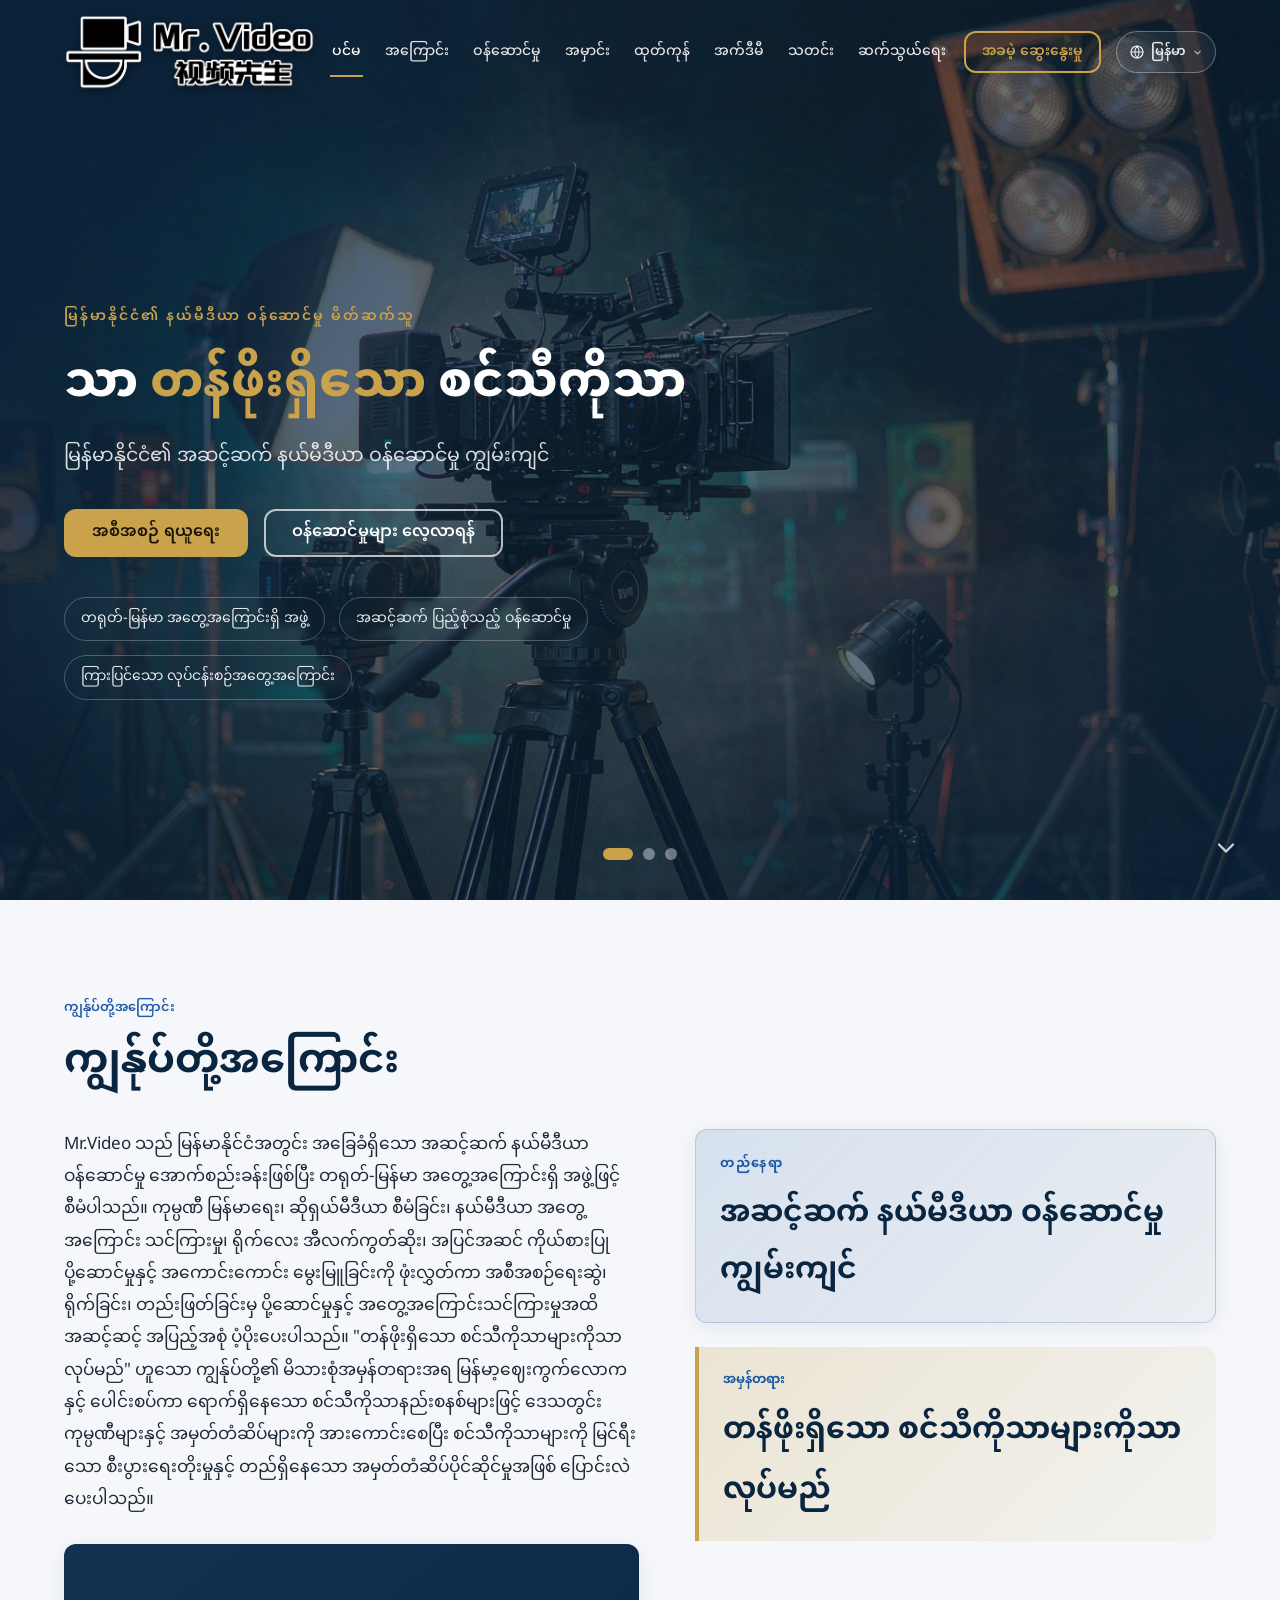
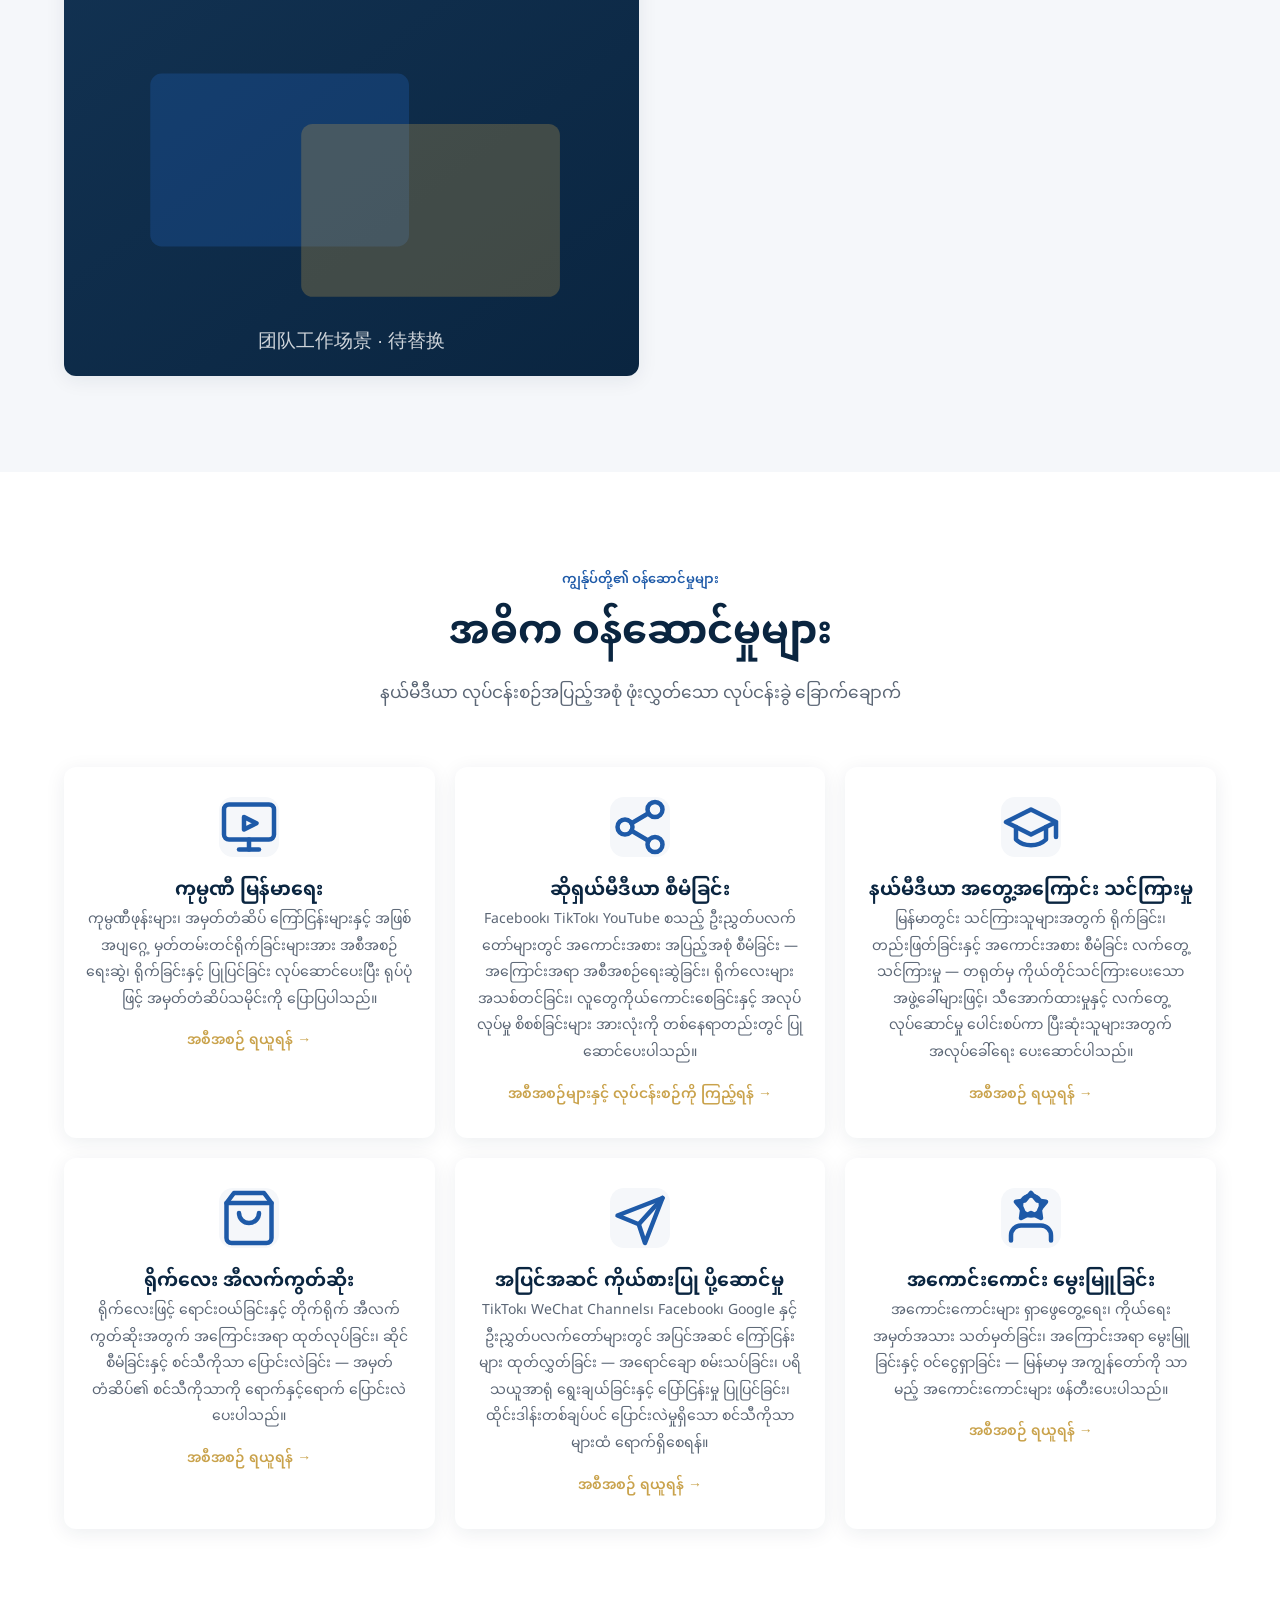
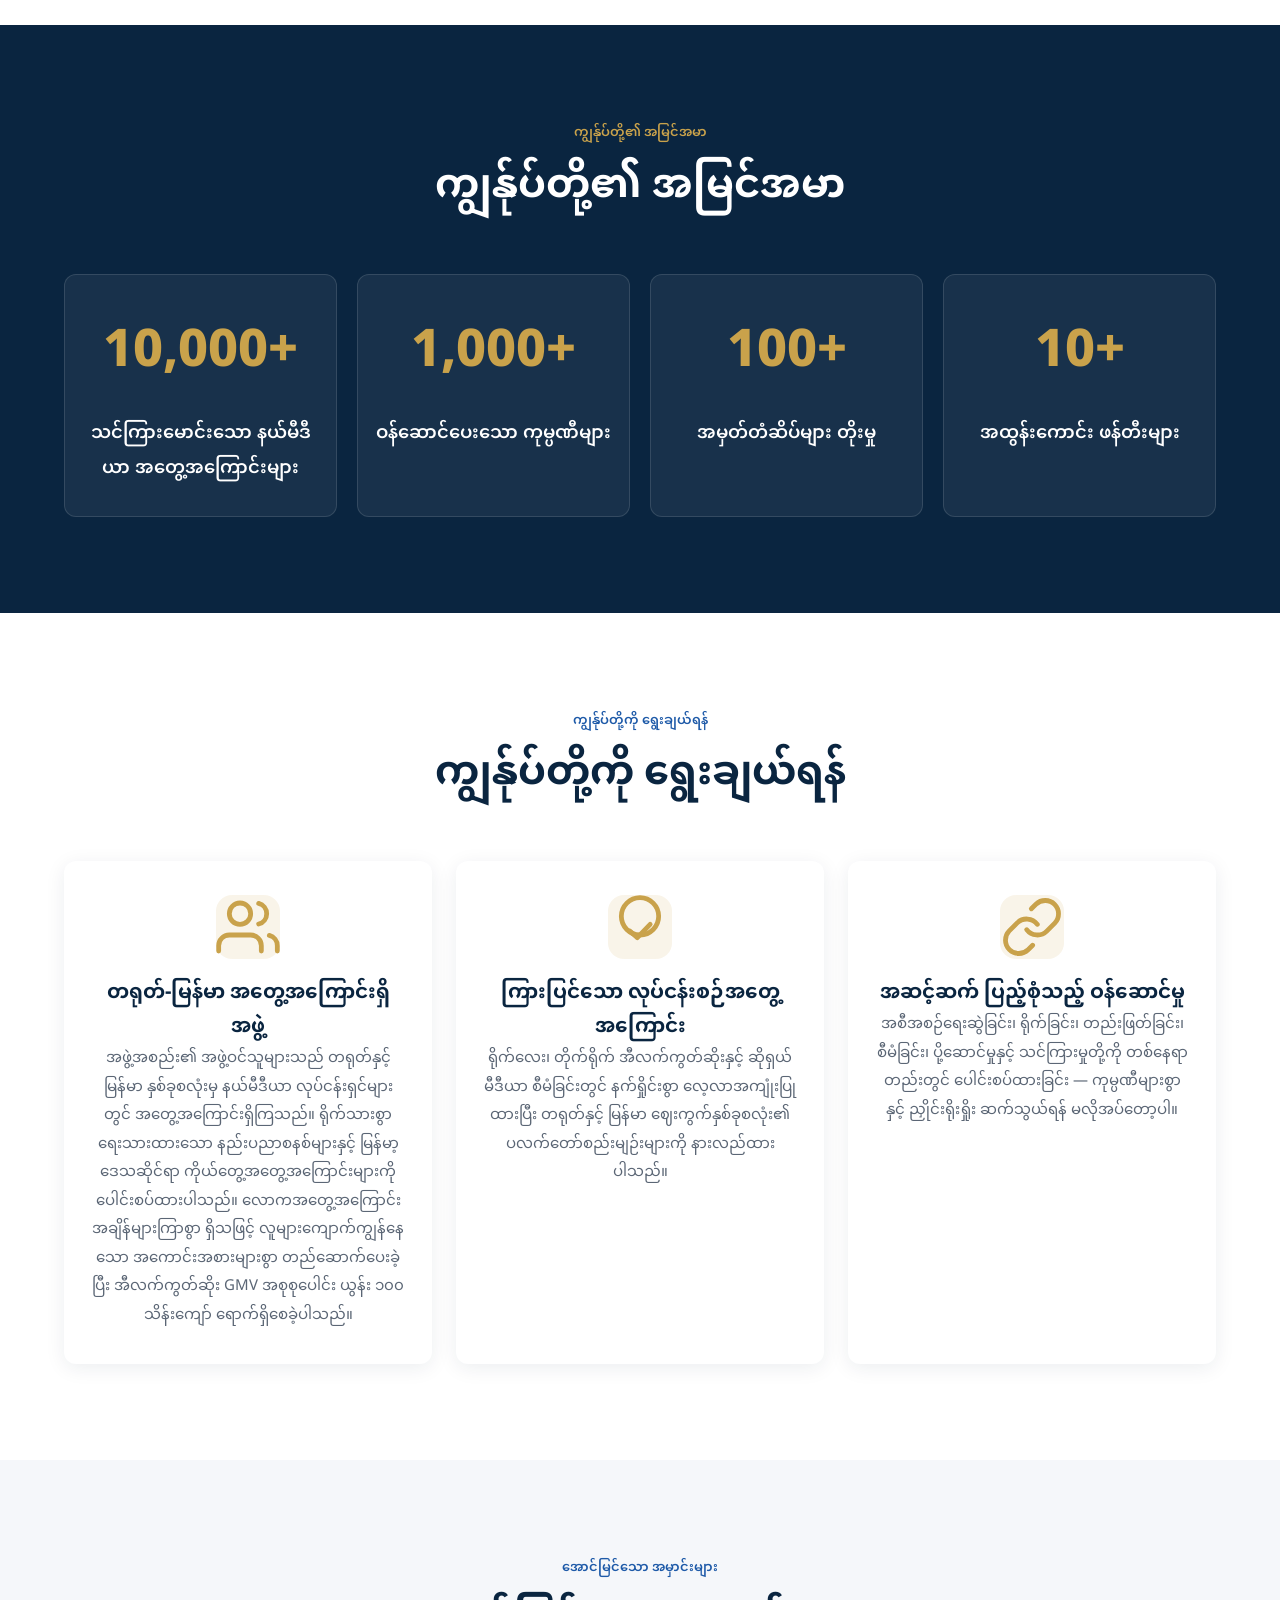
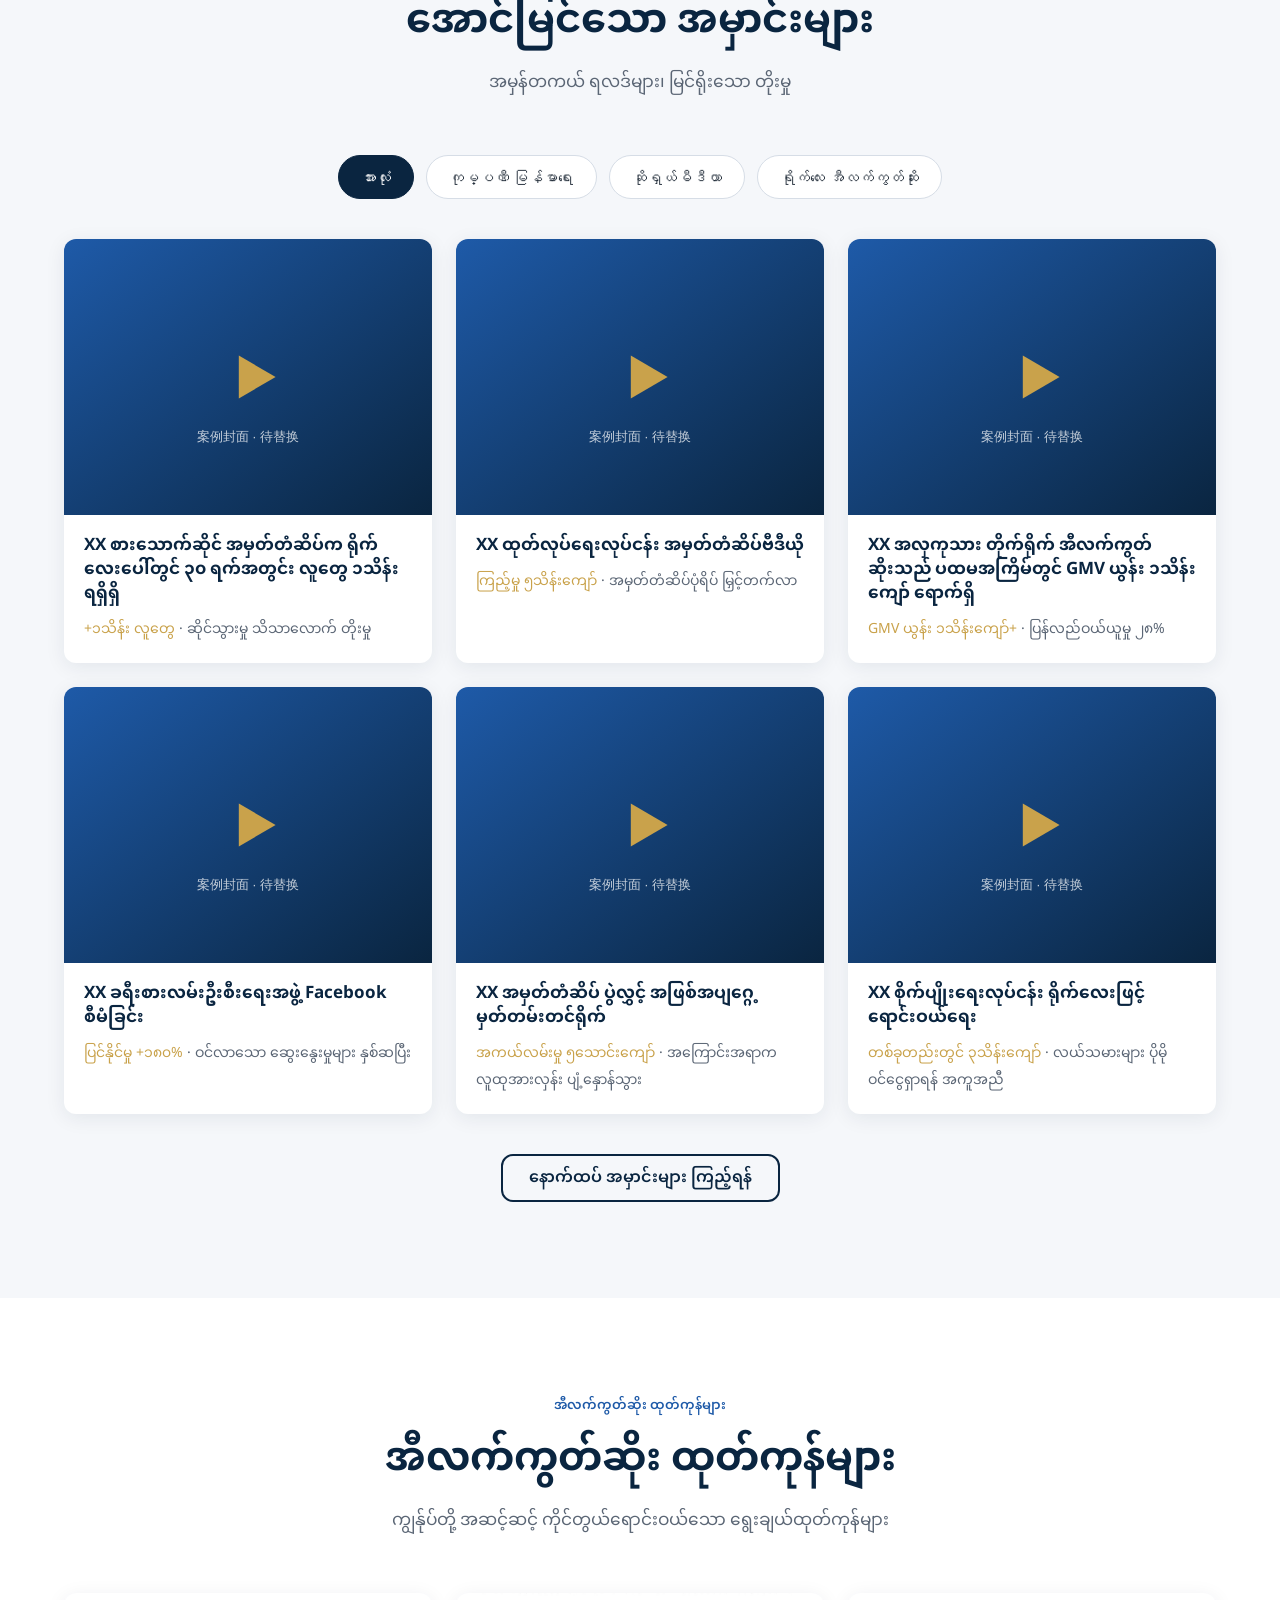
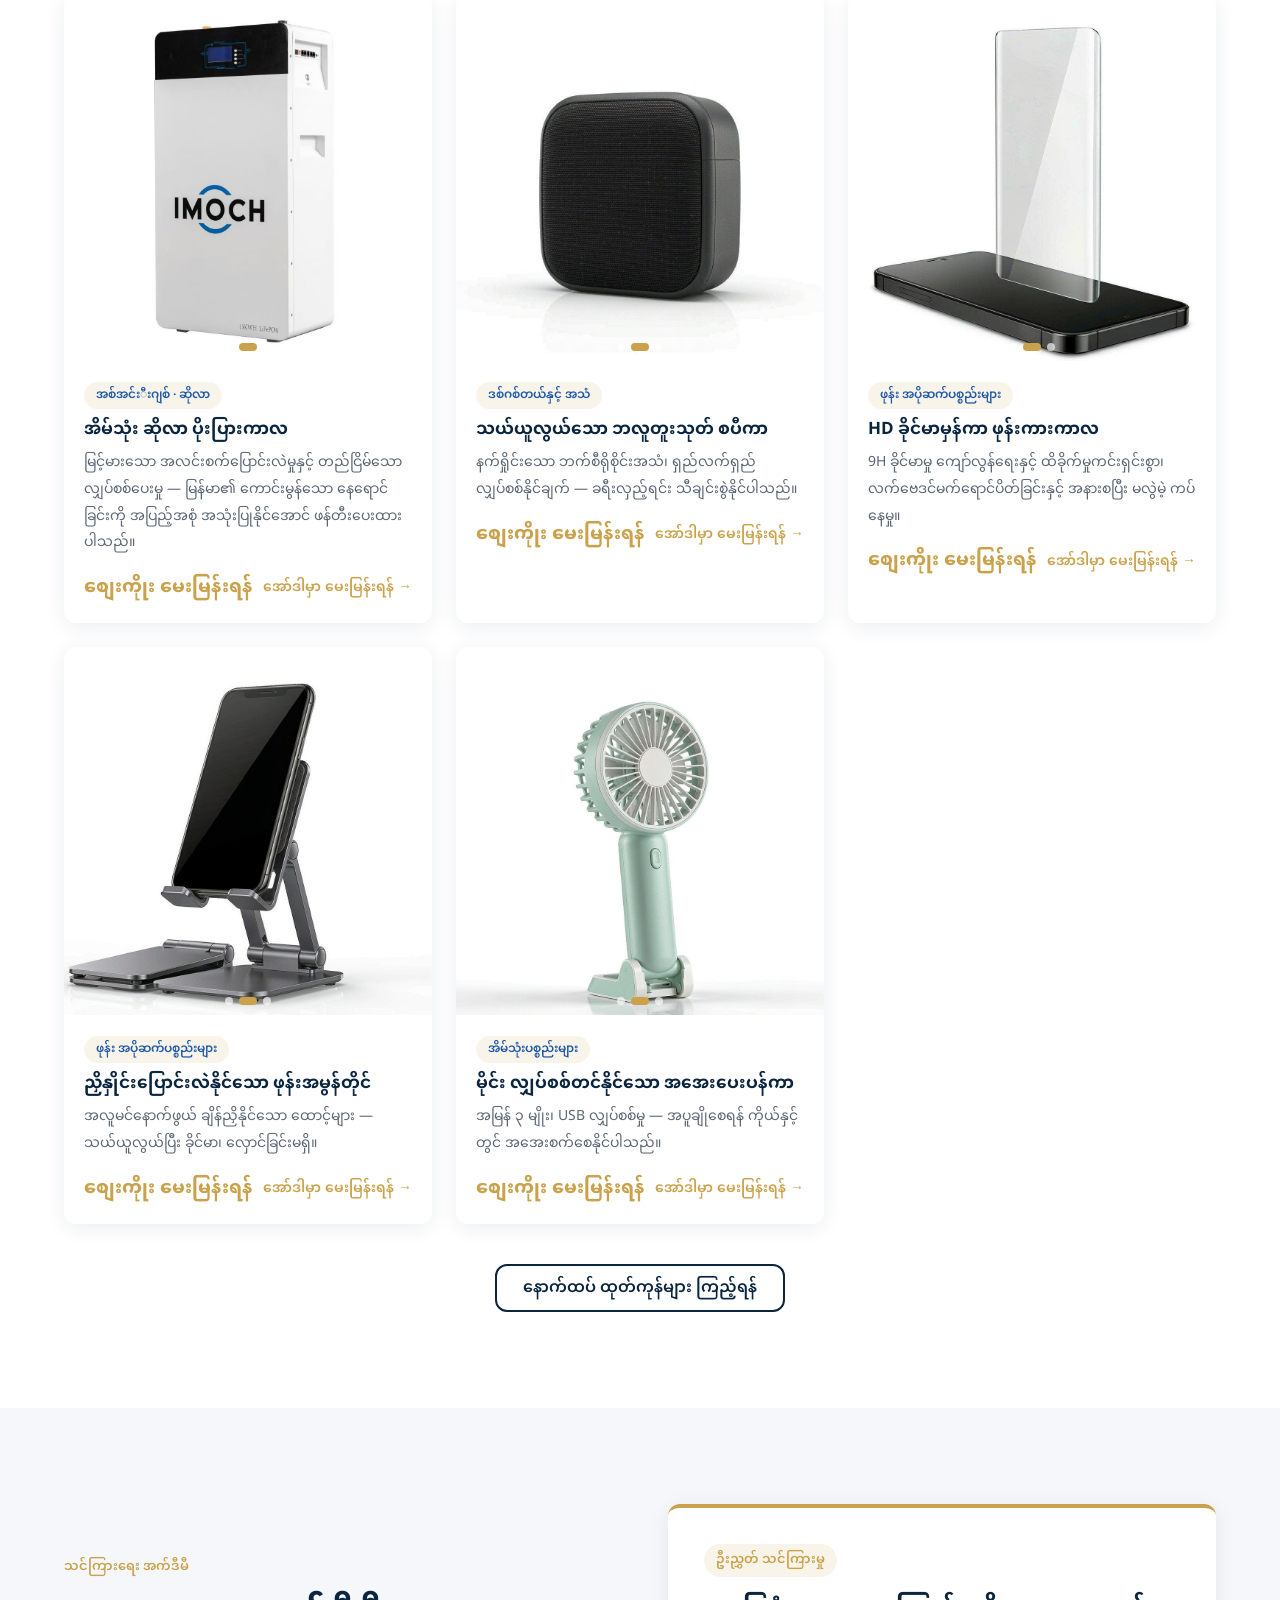
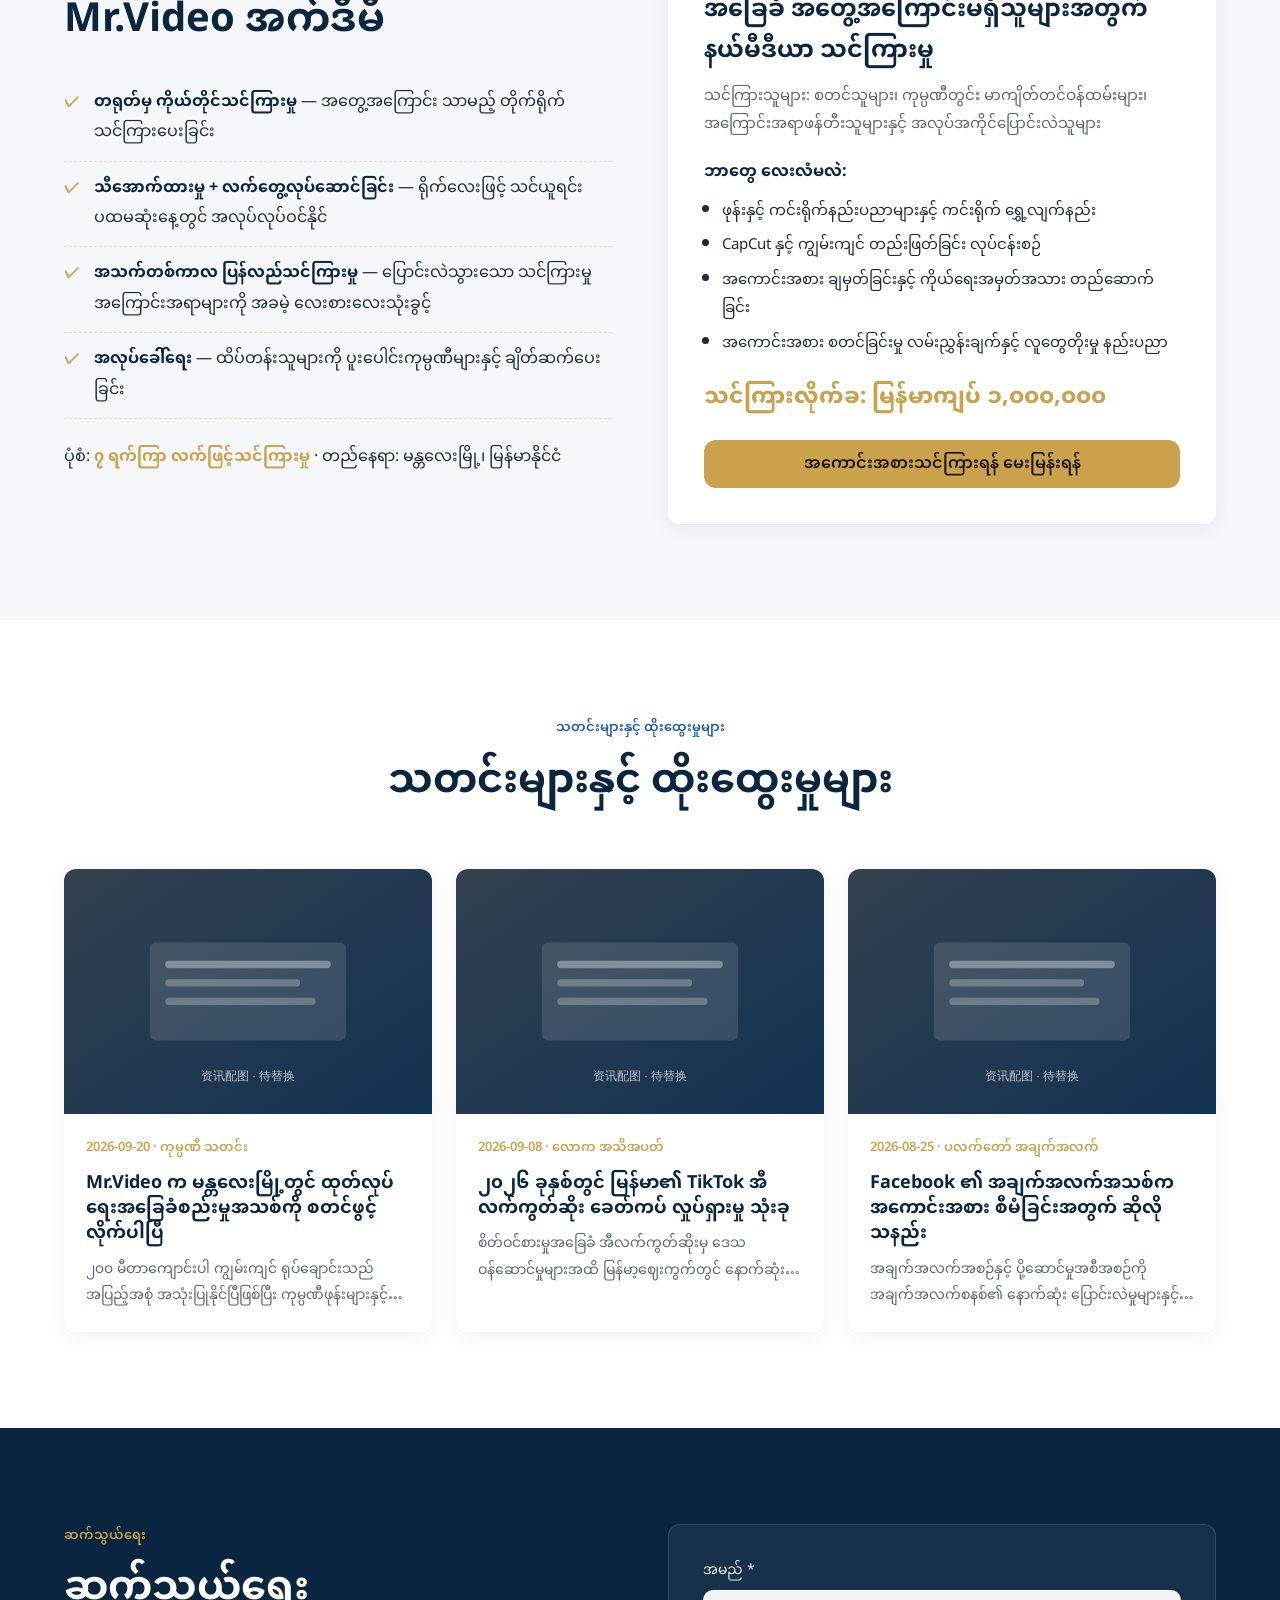
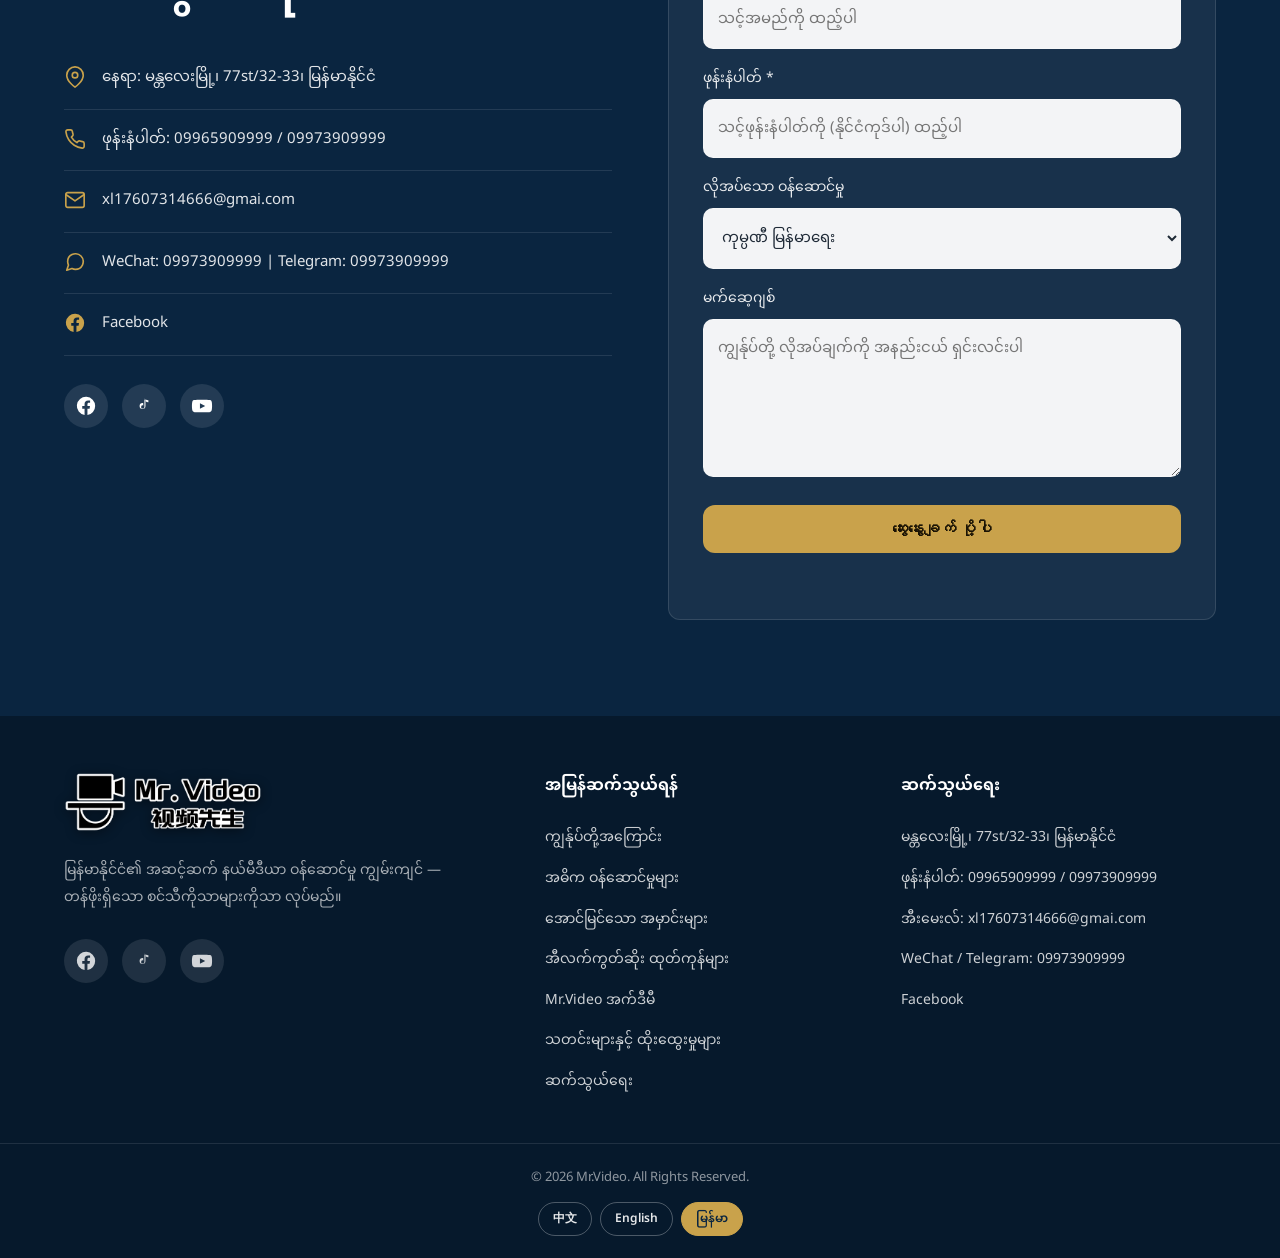
<file: my/index.html>
<!DOCTYPE html>
<html lang="my">
<head>
  <meta charset="UTF-8" />
  <meta name="viewport" content="width=device-width, initial-scale=1.0" />
  <title>Mr.Video Media | မြန်မာနိုင်ငံရှိ အဆင့်ဆက် နယ်မီဒီယာ ဝန်ဆောင်မှု ကျွမ်းကျင်</title>
  <meta name="description" content="Mr.Video သည် မြန်မာနိုင်ငံအတွင်း အခြေခံရှိသော အဆင့်ဆက် နယ်မီဒီယာ ဝန်ဆောင်မှု အောက်စည်းခန်းဖြစ်ပြီး တရုတ်-မြန်မာ အတွေ့အကြောင်းရှိ အဖွဲ့ဖြင့် စီမံပါသည်။ ကုမ္ပဏီ မြန်မာရေး၊ ဆိုရှယ်မီဒီယာ စီမံခြင်း၊ နယ်မီဒီယာ အတွေ့အကြောင်း သင်ကြားမှု၊ ရိုက်လေး အီလက်ကွတ်ဆိုး၊ အပြင်အဆင် ကိုယ်စားပြု ပို့ဆောင်မှုနှင့် အကောင်းကောင်း မွေးမြူခြင်း — အစီအစဉ်ရေးဆွဲ၊ ရိုက်ခြင်း၊ တည်းဖြတ်ခြင်းမှ ပို့ဆောင်မှုနှင့် အတွေ့အကြောင်းသင်ကြားမှုအထိ အပြည့်အစုံ ပံ့ပိုးပေးပါသည်။ တန်ဖိုးရှိသော စင်သီကိုသာများကိုသာ လုပ်မည်။" />
  <meta name="keywords" content="မြန်မာ နယ်မီဒီယာ အောက်စည်းခန်း, မန္တလေး ဆိုရှယ်မီဒီယာ စီမံခြင်း, မြန်မာ TikTok အောက်စည်းခန်း, အကောင်းကောင်း မွေးမြူခြင်း, နယ်မီဒီယာ သင်ကြားမှု, ရိုက်လေး အီလက်ကွတ်ဆိုး, Mr.Video, အပြင်အဆင် ပို့ဆောင်မှု" />

  
  <meta property="og:type" content="website" />
  <meta property="og:title" content="Mr.Video Media | မြန်မာနိုင်ငံရှိ အဆင့်ဆက် နယ်မီဒီယာ ဝန်ဆောင်မှု ကျွမ်းကျင်" />
  <meta property="og:description" content="မြန်မာနိုင်ငံအတွင်း အခြေခံရှိသော အဆင့်ဆက် နယ်မီဒီယာ ဝန်ဆောင်မှု အောက်စည်းခန်း — ကုမ္ပဏီ မြန်မာရေး၊ ဆိုရှယ်မီဒီယာ စီမံခြင်း၊ နယ်မီဒီယာ အတွေ့အကြောင်း သင်ကြားမှု၊ ရိုက်လေး အီလက်ကွတ်ဆိုး၊ အပြင်အဆင် ကိုယ်စားပြု ပို့ဆောင်မှုနှင့် အကောင်းကောင်း မွေးမြူခြင်း။" />
  <meta property="og:image" content="https://mrvideo.vip/images/logo-wordmark.png" />
  
  <!-- i18n:head-alt:start -->
  <meta property="og:url" content="https://mrvideo.vip/my/" />
  <meta property="og:locale" content="my_MM" />
  <meta property="og:locale:alternate" content="zh_CN" />
  <meta property="og:locale:alternate" content="en_US" />
  <link rel="canonical" href="https://mrvideo.vip/my/" />
  <link rel="alternate" hreflang="zh-Hans" href="https://mrvideo.vip/" />
  <link rel="alternate" hreflang="en" href="https://mrvideo.vip/en/" />
  <link rel="alternate" hreflang="my" href="https://mrvideo.vip/my/" />
  <link rel="alternate" hreflang="x-default" href="https://mrvideo.vip/" />
  <script type="application/ld+json">
{
  "@context": "https://schema.org",
  "@type": "Organization",
  "@id": "https://mrvideo.vip/#organization",
  "name": "Mr.Video မီဒီယာ",
  "alternateName": "Mr.Video",
  "url": "https://mrvideo.vip/my/",
  "logo": "https://mrvideo.vip/images/logo-wordmark.png",
  "image": "https://mrvideo.vip/images/logo-wordmark.png",
  "description": "Mr.Video သည် မြန်မာနိုင်ငံအတွင်း အခြေခံရှိသော အဆင့်ဆက် နယ်မီဒီယာ ဝန်ဆောင်မှု အောက်စည်းခန်းဖြစ်ပါသည်။ ကုမ္ပဏီ ပြန်လည်မြင့်တင်မှု၊ လူမက်ဒါမီဒီယာ စီမံခြင်း၊ နယ်မီဒီယာ အတွေ့အကြောင်း သင်ကြားမှု၊ ရိုက်လေး အီလက်ကွတ်ဆိုး၊ အပြင်အဆင် ကိုယ်စားပြု ပို့ဆောင်မှုနှင့် ကြော်ငြန်းထုတ်လွှတ်မှု ဝန်ဆောင်မှုကို ပေးစေပါသည်။ တန်ဖိုးရှိသော စင်သီကိုသာများကိုသာ လုပ်မည်။",
  "inLanguage": "my",
  "address": {
    "@type": "PostalAddress",
    "streetAddress": "77st / 32-33",
    "addressLocality": "Mandalay",
    "addressCountry": "MM"
  },
  "email": "xl17607314666@gmai.com",
  "telephone": "09965909999",
  "sameAs": [
    "https://www.facebook.com/profile.php?id=61595448556166",
    "https://www.tiktok.com/@mrvideo168",
    "https://t.me/09973909999"
  ]
}
  </script>
<!-- i18n:head-alt:end -->
  <meta name="twitter:card" content="summary_large_image" />

  
  
  
  

  <link rel="icon" type="image/png" href="/images/logo-wordmark.png" />
  <link rel="preconnect" href="https://fonts.googleapis.com" />
  <link rel="preconnect" href="https://fonts.gstatic.com" crossorigin />
  <link href="https://fonts.googleapis.com/css2?family=Inter:wght@400;500;600;700;800&family=Montserrat:wght@600;700;800&family=Noto+Sans+Myanmar:wght@400;500;600;700&display=swap" rel="stylesheet" />
  <link rel="stylesheet" href="../css/style.css" />
</head>

<body>

  
  <header class="site-header" id="top">
    <div class="container nav-inner">
      <a href="#top" class="brand" aria-label="Mr.Video ပင်မစာမျက်နှာ">
        <img src="../images/logo-wordmark.png" alt="Mr.Video" class="brand-logo" />
      </a>

      <nav class="main-nav" id="mainNav" aria-label="အဓိက လမ်းညွှန်း">
        <ul>
          <li><a href="#top" class="active">ပင်မ</a></li>
          <li><a href="#about">အကြောင်း</a></li>
          <li><a href="#services">ဝန်ဆောင်မှု</a></li>
          <li><a href="#cases">အမှာင်း</a></li>
          <li><a href="#products">ထုတ်ကုန်</a></li>
          <li><a href="#training">အက်ဒီမီ</a></li>
          <li><a href="#news">သတင်း</a></li>
          <li><a href="#contact">ဆက်သွယ်ရေး</a></li>
        </ul>
      </nav>

      <a href="#contact" class="btn btn-cta">အခမဲ့ ဆွေးနွေးမှု</a>

      <!-- i18n:lang-switch:start -->
<div class="lang-switcher"><button type="button" class="lang-switch" aria-haspopup="true" aria-expanded="false" aria-label="ဘာသာစကား ပြောင်းရန်" title="ဘာသာစကား ပြောင်းရန် / Switch language"><svg viewBox="0 0 24 24" fill="none" stroke="currentColor" stroke-width="1.8" stroke-linecap="round" stroke-linejoin="round" aria-hidden="true"><circle cx="12" cy="12" r="9"></circle><path d="M3 12h18M12 3a15 15 0 0 1 0 18a15 15 0 0 1 0-18"></path></svg><span class="lang-label">မြန်မာ</span><svg class="lang-caret" viewBox="0 0 24 24" width="12" height="12" fill="none" stroke="currentColor" stroke-width="2.4" stroke-linecap="round" stroke-linejoin="round" aria-hidden="true"><polyline points="6 9 12 15 18 9"></polyline></svg></button><ul class="lang-menu"><li><a href="/" hreflang="zh-Hans" lang="zh-Hans">中文</a></li><li><a href="/en/" hreflang="en" lang="en">English</a></li><li><a href="/my/" hreflang="my" lang="my" class="is-current" aria-current="true">မြန်မာ</a></li></ul></div>
<!-- i18n:lang-switch:end -->
      <button class="hamburger" id="hamburger" aria-label="မီန်း ဖွင့်ရန်" aria-expanded="false" aria-controls="drawer">
        <span></span><span></span><span></span>
      </button>
    </div>
  </header>

  
  <div class="drawer" id="drawer" aria-hidden="true">
    <button class="drawer-close" id="drawerClose" aria-label="မီန်း ပိတ်ရန်">&times;</button>
    <div class="drawer-body">
    <nav class="drawer-nav" aria-label="မိုဘိုင်း လမ်းညွှန်း">
      <a href="#top">ပင်မ</a>
      <a href="#about">အကြောင်း</a>
      <a href="#services">ဝန်ဆောင်မှု</a>
      <a href="#cases">အမှာင်း</a>
      <a href="#products">ထုတ်ကုန်</a>
      <a href="#training">အက်ဒီမီ</a>
      <a href="#news">သတင်း</a>
      <a href="#contact">ဆက်သွယ်ရေး</a>
      <a href="#contact" class="btn btn-cta drawer-cta">အခမဲ့ ဆွေးနွေးမှု</a>
      <!-- i18n:lang-switch-drawer:start -->
<div class="drawer-langs" role="group" aria-label="ဘာသာစကား ပြောင်းရန်"><a href="/" hreflang="zh-Hans" lang="zh-Hans">中文</a><a href="/en/" hreflang="en" lang="en">English</a><a href="/my/" hreflang="my" lang="my" class="is-current" aria-current="true">မြန်မာ</a></div>
<!-- i18n:lang-switch-drawer:end -->
    </nav>
    </div>
  </div>
  <div class="drawer-overlay" id="drawerOverlay"></div>

  <main>

    
    <section class="hero" id="home" aria-label="အဓိက ဘန်နာ">
      
      <div class="hero-bg">
        <div class="hero-image is-active" style="background-image:url('../images/hero-1.jpg')"></div>
        <div class="hero-image" style="background-image:url('../images/hero-2.jpg')"></div>
        <div class="hero-image" style="background-image:url('../images/hero-3.jpg')"></div>
        <div class="hero-overlay"></div>
      </div>

      <div class="hero-slides container">
        
        <article class="hero-slide is-active">
          <p class="hero-eyebrow">မြန်မာနိုင်ငံ၏ နယ်မီဒီယာ ဝန်ဆောင်မှု မိတ်ဆက်သူ</p>
          <h1 class="hero-title">သာ <span class="gold">တန်ဖိုးရှိသော</span> စင်သီကိုသာ</h1>
          <p class="hero-sub">မြန်မာနိုင်ငံ၏ အဆင့်ဆက် နယ်မီဒီယာ ဝန်ဆောင်မှု ကျွမ်းကျင်</p>
          <div class="hero-actions">
            <a href="#contact" class="btn btn-gold">အစီအစဉ် ရယူရေး</a>
            <a href="#services" class="btn btn-outline">ဝန်ဆောင်မှုများ လေ့လာရန်</a>
          </div>
          <ul class="trust-tags">
            <li>တရုတ်-မြန်မာ အတွေ့အကြောင်းရှိ အဖွဲ့</li>
            <li>အဆင့်ဆက် ပြည့်စုံသည့် ဝန်ဆောင်မှု</li>
            <li>ကြားပြင်သော လုပ်ငန်းစဉ်အတွေ့အကြောင်း</li>
          </ul>
        </article>

        
        <article class="hero-slide">
          <p class="hero-eyebrow">ရိုက်လေး အီလက်ကွတ်ဆိုး</p>
          <h1 class="hero-title">စင်သီကိုသာများကို <span class="gold">ရောက်ရှိမှု</span> အဖြစ် ပြောင်းလဲပါ</h1>
          <p class="hero-sub">ရိုက်လေး အီလက်ကွတ်ဆိုး ဖွံ့ဖြိုးမှု · တိုက်ရိုက် ရောင်းဝယ်ခြင်း · စင်သီကိုသာ ပြောင်းလဲခြင်း</p>
          <div class="hero-actions">
            <a href="#contact" class="btn btn-gold">အစီအစဉ် ရယူရေး</a>
            <a href="#services" class="btn btn-outline">ဝန်ဆောင်မှုများ လေ့လာရန်</a>
          </div>
          <ul class="trust-tags">
            <li>အကြောင်းအရာ ထုတ်လုပ်ခြင်း</li>
            <li>ဆိုင် စီမံခြင်း</li>
            <li>စင်သီကိုသာ ပြောင်းလဲခြင်း</li>
          </ul>
        </article>

        
        <article class="hero-slide">
          <p class="hero-eyebrow">နယ်မီဒီယာ အတွေ့အကြောင်း သင်ကြားမှု</p>
          <h1 class="hero-title">မြန်မာ့ ပိုင်ငံသား <span class="gold">နယ်မီဒီယာ အတွေ့အကြောင်းများ</span> ကို မွေးမြူပါ</h1>
          <p class="hero-sub">တရုတ်မှ ကိုယ်တိုင်သင်ကြားမှု · သီအောက်ထားမှု + လက်တွေ့လုပ်ဆောင်ခြင်း · အလုပ်ခေါ်ရေး</p>
          <div class="hero-actions">
            <a href="#training" class="btn btn-gold">ချက်ချင်း ဆွေးနွေးရန်</a>
            <a href="#about" class="btn btn-outline">ထပ်မံသိရှိရန်</a>
          </div>
          <ul class="trust-tags">
            <li>၇ ရက်ရှည် သင်ကြားမှု</li>
            <li>အသက်တစ်ကာလ ပြန်လည်သင်ကြားမှု</li>
            <li>အလုပ်ခေါ်ရေး</li>
          </ul>
        </article>
      </div>

      <div class="hero-dots" id="heroDots" role="tablist" aria-label="ဘန်နာ ပြေးတိုင်း"></div>

      <a href="#about" class="scroll-arrow" aria-label="အောက်သို့ လှိမ့်ပါ">
        <svg viewBox="0 0 24 24" width="28" height="28" fill="none" stroke="currentColor" stroke-width="2" stroke-linecap="round" stroke-linejoin="round"><polyline points="6 9 12 15 18 9"></polyline></svg>
      </a>
    </section>

    
    <section class="section about" id="about" aria-labelledby="about-title">
      <div class="container">
        <div class="about-head reveal">
          <p class="eyebrow">ကျွန်ုပ်တို့အကြောင်း</p>
          <h2 class="section-title" id="about-title">ကျွန်ုပ်တို့အကြောင်း</h2>
        </div>
        <div class="about-grid">
          
          <div class="about-left reveal">
            <p class="about-desc">
              Mr.Video သည် မြန်မာနိုင်ငံအတွင်း အခြေခံရှိသော အဆင့်ဆက် နယ်မီဒီယာ ဝန်ဆောင်မှု အောက်စည်းခန်းဖြစ်ပြီး တရုတ်-မြန်မာ အတွေ့အကြောင်းရှိ အဖွဲ့ဖြင့် စီမံပါသည်။ ကုမ္ပဏီ မြန်မာရေး၊ ဆိုရှယ်မီဒီယာ စီမံခြင်း၊ နယ်မီဒီယာ အတွေ့အကြောင်း သင်ကြားမှု၊ ရိုက်လေး အီလက်ကွတ်ဆိုး၊ အပြင်အဆင် ကိုယ်စားပြု ပို့ဆောင်မှုနှင့် အကောင်းကောင်း မွေးမြူခြင်းကို ဖုံးလွှတ်ကာ အစီအစဉ်ရေးဆွဲ၊ ရိုက်ခြင်း၊ တည်းဖြတ်ခြင်းမှ ပို့ဆောင်မှုနှင့် အတွေ့အကြောင်းသင်ကြားမှုအထိ အဆင့်ဆင့် အပြည့်အစုံ ပံ့ပိုးပေးပါသည်။ "တန်ဖိုးရှိသော စင်သီကိုသာများကိုသာ လုပ်မည်" ဟူသော ကျွန်ုပ်တို့၏ မိသားစုံအမှန်တရားအရ မြန်မာ့ဈေးကွက်လောကနှင့် ပေါင်းစပ်ကာ ရောက်ရှိနေသော စင်သီကိုသာနည်းစနစ်များဖြင့် ဒေသတွင်း ကုမ္ပဏီများနှင့် အမှတ်တံဆိပ်များကို အားကောင်းစေပြီး စင်သီကိုသာများကို မြင်ရီးသော စီးပွားရေးတိုးမှုနှင့် တည်ရှိနေသော အမှတ်တံဆိပ်ပိုင်ဆိုင်မှုအဖြစ် ပြောင်းလဲပေးပါသည်။
            </p>
            <div class="about-media">
              
              <img src="../images/about-team.svg" alt="လုပ်ငန်းခွင်းအတွက် Mr.Video အဖွဲ့" loading="lazy" />
            </div>
          </div>
          
          <div class="about-right reveal">
            <div class="positioning">
              <p class="positioning-label">တည်နေရာ</p>
              <p class="positioning-cn">အဆင့်ဆက် နယ်မီဒီယာ ဝန်ဆောင်မှု ကျွမ်းကျင်</p>
              
            </div>
            <blockquote class="quote">
              <span class="quote-label">အမှန်တရား</span>
              တန်ဖိုးရှိသော စင်သီကိုသာများကိုသာ လုပ်မည်
            </blockquote>
          </div>
        </div>
      </div>
    </section>

    
    <section class="section services" id="services" aria-labelledby="services-title">
      <div class="container">
        <div class="section-head reveal">
          <p class="eyebrow">ကျွန်ုပ်တို့၏ ဝန်ဆောင်မှုများ</p>
          <h2 class="section-title" id="services-title">အဓိက ဝန်ဆောင်မှုများ</h2>
          <p class="section-sub">နယ်မီဒီယာ လုပ်ငန်းစဉ်အပြည့်အစုံ ဖုံးလွှတ်သော လုပ်ငန်းခွဲ ခြောက်ချောက်</p>
        </div>

        <div class="services-grid reveal">
          
          <article class="service-card">
            <span class="service-icon" aria-hidden="true">
              <svg viewBox="0 0 24 24" fill="none" stroke="currentColor" stroke-width="1.8" stroke-linecap="round" stroke-linejoin="round"><rect x="2" y="3" width="20" height="14" rx="2"></rect><line x1="8" y1="21" x2="16" y2="21"></line><line x1="12" y1="17" x2="12" y2="21"></line><polygon points="10 8 15 10.5 10 13 10 8"></polygon></svg>
            </span>
            <h3 class="service-name">ကုမ္ပဏီ မြန်မာရေး</h3>
            
            <p class="service-desc">ကုမ္ပဏီဖုန်းများ၊ အမှတ်တံဆိပ် ကြော်ငြန်းများနှင့် အဖြစ်အပျဂ္ဂေ့ မှတ်တမ်းတင်ရိုက်ခြင်းများအား အစီအစဉ်ရေးဆွဲ၊ ရိုက်ခြင်းနှင့် ပြုပြင်ခြင်း လုပ်ဆောင်ပေးပြီး ရုပ်ပုံဖြင့် အမှတ်တံဆိပ်သမိုင်းကို ပြောပြပါသည်။</p>
            <a href="#contact" class="service-link">အစီအစဉ် ရယူရန် →</a>
          </article>

          
          <article class="service-card">
            <span class="service-icon" aria-hidden="true">
              <svg viewBox="0 0 24 24" fill="none" stroke="currentColor" stroke-width="1.8" stroke-linecap="round" stroke-linejoin="round"><circle cx="18" cy="5" r="3"></circle><circle cx="6" cy="12" r="3"></circle><circle cx="18" cy="19" r="3"></circle><line x1="8.6" y1="13.5" x2="15.4" y2="17.5"></line><line x1="15.4" y1="6.5" x2="8.6" y2="10.5"></line></svg>
            </span>
            <h3 class="service-name">ဆိုရှယ်မီဒီယာ စီမံခြင်း</h3>
            
            <p class="service-desc">Facebook၊ TikTok၊ YouTube စသည့် ဦးညွှတ်ပလက်တော်များတွင် အကောင်းအစား အပြည့်အစုံ စီမံခြင်း — အကြောင်းအရာ အစီအစဉ်ရေးဆွဲခြင်း၊ ရိုက်လေးများ အသစ်တင်ခြင်း၊ လူတွေကိုယ်ကောင်းစေခြင်းနှင့် အလုပ်လုပ်မှု စိစစ်ခြင်းများ အားလုံးကို တစ်နေရာတည်းတွင် ပြုဆောင်ပေးပါသည်။</p>
            <a href="/my/social-media" class="service-link">အစီအစဉ်များနှင့် လုပ်ငန်းစဉ်ကို ကြည့်ရန် →</a>
          </article>

          
          <article class="service-card">
            <span class="service-icon" aria-hidden="true">
              <svg viewBox="0 0 24 24" fill="none" stroke="currentColor" stroke-width="1.8" stroke-linecap="round" stroke-linejoin="round"><path d="M22 10v6M2 10l10-5 10 5-10 5z"></path><path d="M6 12v5c3 3 9 3 12 0v-5"></path></svg>
            </span>
            <h3 class="service-name">နယ်မီဒီယာ အတွေ့အကြောင်း သင်ကြားမှု</h3>
            
            <p class="service-desc">မြန်မာတွင်း သင်ကြားသူများအတွက် ရိုက်ခြင်း၊ တည်းဖြတ်ခြင်းနှင့် အကောင်းအစား စီမံခြင်း လက်တွေ့သင်ကြားမှု — တရုတ်မှ ကိုယ်တိုင်သင်ကြားပေးသော အဖွဲ့ခေါ်များဖြင့်၊ သီအောက်ထားမှုနှင့် လက်တွေ့လုပ်ဆောင်မှု ပေါင်းစပ်ကာ ပြီးဆုံးသူများအတွက် အလုပ်ခေါ်ရေး ပေးဆောင်ပါသည်။</p>
            <a href="#contact" class="service-link">အစီအစဉ် ရယူရန် →</a>
          </article>

          
          <article class="service-card">
            <span class="service-icon" aria-hidden="true">
              <svg viewBox="0 0 24 24" fill="none" stroke="currentColor" stroke-width="1.8" stroke-linecap="round" stroke-linejoin="round"><path d="M6 2 3 6v14a2 2 0 0 0 2 2h14a2 2 0 0 0 2-2V6l-3-4z"></path><line x1="3" y1="6" x2="21" y2="6"></line><path d="M16 10a4 4 0 0 1-8 0"></path></svg>
            </span>
            <h3 class="service-name">ရိုက်လေး အီလက်ကွတ်ဆိုး</h3>
            
            <p class="service-desc">ရိုက်လေးဖြင့် ရောင်းဝယ်ခြင်းနှင့် တိုက်ရိုက် အီလက်ကွတ်ဆိုးအတွက် အကြောင်းအရာ ထုတ်လုပ်ခြင်း၊ ဆိုင်စီမံခြင်းနှင့် စင်သီကိုသာ ပြောင်းလဲခြင်း — အမှတ်တံဆိပ်၏ စင်သီကိုသာကို ရောက်နှင့်ရောက် ပြောင်းလဲပေးပါသည်။</p>
            <a href="#contact" class="service-link">အစီအစဉ် ရယူရန် →</a>
          </article>

          
          <article class="service-card">
            <span class="service-icon" aria-hidden="true">
              <svg viewBox="0 0 24 24" fill="none" stroke="currentColor" stroke-width="1.8" stroke-linecap="round" stroke-linejoin="round"><path d="M3 11l18-7-7 18-2.5-7.5L3 11z"></path><path d="M11.5 14.5L21 4"></path></svg>
            </span>
            <h3 class="service-name">အပြင်အဆင် ကိုယ်စားပြု ပို့ဆောင်မှု</h3>
            
            <p class="service-desc">TikTok၊ WeChat Channels၊ Facebook၊ Google နှင့် ဦးညွှတ်ပလက်တော်များတွင် အပြင်အဆင် ကြော်ငြန်းများ ထုတ်လွှတ်ခြင်း — အရောင်ချော စမ်းသပ်ခြင်း၊ ပရိသယူအာရုံ ရွေးချယ်ခြင်းနှင့် ပြော်ငြန်းမှု ပြုပြင်ခြင်း၊ ထိုင်းဒါန်းတစ်ချပ်ပင် ပြောင်းလဲမှုရှိသော စင်သီကိုသာများထံ ရောက်ရှိစေရန်။</p>
            <a href="#contact" class="service-link">အစီအစဉ် ရယူရန် →</a>
          </article>

          
          <article class="service-card">
            <span class="service-icon" aria-hidden="true">
              <svg viewBox="0 0 24 24" fill="none" stroke="currentColor" stroke-width="1.8" stroke-linecap="round" stroke-linejoin="round"><path d="M20 21v-2a4 4 0 0 0-4-4H8a4 4 0 0 0-4 4v2"></path><circle cx="12" cy="7" r="4"></circle><polygon points="12 2 14.5 5 18 5.5 15.5 8.5 16 12 12 10 8 12 8.5 8.5 6 5.5 9.5 5 12 2"></polygon></svg>
            </span>
            <h3 class="service-name">အကောင်းကောင်း မွေးမြူခြင်း</h3>
            
            <p class="service-desc">အကောင်းကောင်းများ ရှာဖွေတွေ့ရေး၊ ကိုယ်ရေးအမှတ်အသား သတ်မှတ်ခြင်း၊ အကြောင်းအရာ မွေးမြူခြင်းနှင့် ဝင်ငွေရှာခြင်း — မြန်မာမှ အကျွန်တော်ကို သာမည့် အကောင်းကောင်းများ ဖန်တီးပေးပါသည်။</p>
            <a href="#contact" class="service-link">အစီအစဉ် ရယူရန် →</a>
          </article>
        </div>

      </div>
    </section>

    
    <section class="section vision" id="vision" aria-labelledby="vision-title" style="background:#0A2540;color:#ffffff">
      <div class="container">
        <div class="section-head light reveal">
          <p class="eyebrow gold">ကျွန်ုပ်တို့၏ အမြင်အမာ</p>
          <h2 class="section-title light" id="vision-title">ကျွန်ုပ်တို့၏ အမြင်အမာ</h2>
        </div>
        <div class="vision-stats reveal">
          <div class="stat">
            <p class="stat-num" data-target="10000" data-suffix="+">0</p>
            <p class="stat-label">သင်ကြားမောင်းသော နယ်မီဒီယာ အတွေ့အကြောင်းများ</p>
            
          </div>
          <div class="stat">
            <p class="stat-num" data-target="1000" data-suffix="+">0</p>
            <p class="stat-label">ဝန်ဆောင်ပေးသော ကုမ္ပဏီများ</p>
            
          </div>
          <div class="stat">
            <p class="stat-num" data-target="100" data-suffix="+">0</p>
            <p class="stat-label">အမှတ်တံဆိပ်များ တိုးမှု</p>
            
          </div>
          <div class="stat">
            <p class="stat-num" data-target="10" data-suffix="+">0</p>
            <p class="stat-label">အထွန်းကောင်း ဖန်တီးများ</p>
            
          </div>
        </div>
      </div>
    </section>

    
    <section class="section advantages" id="advantages" aria-labelledby="adv-title">
      <div class="container">
        <div class="section-head reveal">
          <p class="eyebrow">ကျွန်ုပ်တို့ကို ရွေးချယ်ရန်</p>
          <h2 class="section-title" id="adv-title">ကျွန်ုပ်တို့ကို ရွေးချယ်ရန်</h2>
        </div>

        <div class="adv-grid reveal">
          <article class="adv-card">
            <span class="adv-icon" aria-hidden="true">
              <svg viewBox="0 0 24 24" fill="none" stroke="currentColor" stroke-width="1.8" stroke-linecap="round" stroke-linejoin="round"><path d="M17 21v-2a4 4 0 0 0-4-4H5a4 4 0 0 0-4 4v2"></path><circle cx="9" cy="7" r="4"></circle><path d="M23 21v-2a4 4 0 0 0-3-3.87"></path><path d="M16 3.13a4 4 0 0 1 0 7.75"></path></svg>
            </span>
            <h3>တရုတ်-မြန်မာ အတွေ့အကြောင်းရှိ အဖွဲ့</h3>
            
            <p>အဖွဲ့အစည်း၏ အဖွဲ့ဝင်သူများသည် တရုတ်နှင့် မြန်မာ နှစ်ခုစလုံးမှ နယ်မီဒီယာ လုပ်ငန်းရှင်များတွင် အတွေ့အကြောင်းရှိကြသည်။ ရိုက်သားစွာ ရေးသားထားသော နည်းပညာစနစ်များနှင့် မြန်မာ့ဒေသဆိုင်ရာ ကိုယ်တွေ့အတွေ့အကြောင်းများကို ပေါင်းစပ်ထားပါသည်။ လောကအတွေ့အကြောင်း အချိန်များကြာစွာ ရှိသဖြင့် လူများကျောက်ကျွန်နေသော အကောင်းအစားများစွာ တည်ဆောက်ပေးခဲ့ပြီး အီလက်ကွတ်ဆိုး GMV အစုစုပေါင်း ယွန်း ၁၀၀ သိန်းကျော် ရောက်ရှိစေခဲ့ပါသည်။</p>
          </article>
          <article class="adv-card">
            <span class="adv-icon" aria-hidden="true">
              <svg viewBox="0 0 24 24" fill="none" stroke="currentColor" stroke-width="1.8" stroke-linecap="round" stroke-linejoin="round"><circle cx="12" cy="8" r="7"></circle><polyline points="8.2 13.5 11 16 15.8 11"></polyline></svg>
            </span>
            <h3>ကြားပြင်သော လုပ်ငန်းစဉ်အတွေ့အကြောင်း</h3>
            
            <p>ရိုက်လေး၊ တိုက်ရိုက် အီလက်ကွတ်ဆိုးနှင့် ဆိုရှယ်မီဒီယာ စီမံခြင်းတွင် နက်ရှိုင်းစွာ လေ့လာအကျုံးပြုထားပြီး တရုတ်နှင့် မြန်မာ ဈေးကွက်နှစ်ခုစလုံး၏ ပလက်တော်စည်းမျဉ်းများကို နားလည်ထားပါသည်။</p>
          </article>
          <article class="adv-card">
            <span class="adv-icon" aria-hidden="true">
              <svg viewBox="0 0 24 24" fill="none" stroke="currentColor" stroke-width="1.8" stroke-linecap="round" stroke-linejoin="round"><path d="M10 13a5 5 0 0 0 7.54.54l3-3a5 5 0 0 0-7.07-7.07l-1.72 1.71"></path><path d="M14 11a5 5 0 0 0-7.54-.54l-3 3a5 5 0 0 0 7.07 7.07l1.71-1.71"></path></svg>
            </span>
            <h3>အဆင့်ဆက် ပြည့်စုံသည့် ဝန်ဆောင်မှု</h3>
            
            <p>အစီအစဉ်ရေးဆွဲခြင်း၊ ရိုက်ခြင်း၊ တည်းဖြတ်ခြင်း၊ စီမံခြင်း၊ ပို့ဆောင်မှုနှင့် သင်ကြားမှုတို့ကို တစ်နေရာတည်းတွင် ပေါင်းစပ်ထားခြင်း — ကုမ္ပဏီများစွာနှင့် ညှိုင်းရိုးရှိုး ဆက်သွယ်ရန် မလိုအပ်တော့ပါ။</p>
          </article>
        </div>

      </div>
    </section>

    
    <section class="section cases" id="cases" aria-labelledby="cases-title">
      <div class="container">
        <div class="section-head reveal">
          <p class="eyebrow">အောင်မြင်သော အမှာင်းများ</p>
          <h2 class="section-title" id="cases-title">အောင်မြင်သော အမှာင်းများ</h2>
          <p class="section-sub">အမှန်တကယ် ရလဒ်များ၊ မြင်ရိုးသော တိုးမှု</p>
        </div>

        <div class="case-filter reveal" id="caseFilter" role="tablist" aria-label="အမျိုးအစားအလိုက် အမှာင်းများ စစ်ခြင်း">
          <button class="filter-btn is-active" data-filter="all">အားလုံး</button>
          <button class="filter-btn" data-filter="promo">ကုမ္ပဏီ မြန်မာရေး</button>
          <button class="filter-btn" data-filter="social">ဆိုရှယ်မီဒီယာ</button>
          <button class="filter-btn" data-filter="ecom">ရိုက်လေး အီလက်ကွတ်ဆိုး</button>
        </div>

        <div class="case-grid reveal" id="caseGrid">
          <article class="case-card" data-cat="social">
            <div class="case-cover"><img src="../images/case-placeholder.svg" alt="စားသောက်ဆိုင် အမှတ်တံဆိပ် TikTok အမှာင်း ပုံနှီး" loading="lazy" /></div>
            <div class="case-body">
              <h3>XX စားသောက်ဆိုင် အမှတ်တံဆိပ်က ရိုက်လေးပေါ်တွင် ၃၀ ရက်အတွင်း လူတွေ ၁သိန်း ရရှိရှိ</h3>
              <p class="case-result"><span class="gold">+၁သိန်း လူတွေ</span> · ဆိုင်သွားမှု သိသာလောက် တိုးမှု</p>
            </div>
          </article>
          <article class="case-card" data-cat="promo">
            <div class="case-cover"><img src="../images/case-placeholder.svg" alt="ကုမ္ပဏီဗီဒီယို အမှာင်း ပုံနှီး" loading="lazy" /></div>
            <div class="case-body">
              <h3>XX ထုတ်လုပ်ရေးလုပ်ငန်း အမှတ်တံဆိပ်ဗီဒီယို</h3>
              <p class="case-result"><span class="gold">ကြည့်မှု ၅သိန်းကျော်</span> · အမှတ်တံဆိပ်ပုံရိပ် မြှင့်တက်လာ</p>
            </div>
          </article>
          <article class="case-card" data-cat="ecom">
            <div class="case-cover"><img src="../images/case-placeholder.svg" alt="တိုက်ရိုက် အီလက်ကွတ်ဆိုး အမှာင်း ပုံနှီး" loading="lazy" /></div>
            <div class="case-body">
              <h3>XX အလှကုသား တိုက်ရိုက် အီလက်ကွတ်ဆိုးသည် ပထမအကြိမ်တွင် GMV ယွန်း ၁သိန်းကျော် ရောက်ရှိ</h3>
              <p class="case-result"><span class="gold">GMV ယွန်း ၁သိန်းကျော်+</span> · ပြန်လည်ဝယ်ယူမှု ၂၈%</p>
            </div>
          </article>
          <article class="case-card" data-cat="social">
            <div class="case-cover"><img src="../images/case-placeholder.svg" alt="ဆိုရှယ်မီဒီယာ စီမံခြင်း အမှာင်း ပုံနှီး" loading="lazy" /></div>
            <div class="case-body">
              <h3>XX ခရီးစားလမ်းဦးစီးရေးအဖွဲ့ Facebook စီမံခြင်း</h3>
              <p class="case-result"><span class="gold">ပြင်နိုင်မှု +၁၈၀%</span> · ဝင်လာသော ဆွေးနွေးမှုများ နှစ်ဆပြီး</p>
            </div>
          </article>
          <article class="case-card" data-cat="promo">
            <div class="case-cover"><img src="../images/case-placeholder.svg" alt="အဖြစ်အပျဂ္ဂေ့ မှတ်တမ်းတင် အမှာင်း ပုံနှီး" loading="lazy" /></div>
            <div class="case-body">
              <h3>XX အမှတ်တံဆိပ် ပွဲလွှင့် အဖြစ်အပျဂ္ဂေ့ မှတ်တမ်းတင်ရိုက်</h3>
              <p class="case-result"><span class="gold">အကယ်လမ်းမှု ၅သောင်းကျော်</span> · အကြောင်းအရာက လူထုအားလှန်း ပျံ့နှောန်သွား</p>
            </div>
          </article>
          <article class="case-card" data-cat="ecom">
            <div class="case-cover"><img src="../images/case-placeholder.svg" alt="ရိုက်လေးဖြင့် ရောင်းဝယ်ရေး အမှာင်း ပုံနှီး" loading="lazy" /></div>
            <div class="case-body">
              <h3>XX စိုက်ပျိုးရေးလုပ်ငန်း ရိုက်လေးဖြင့် ရောင်းဝယ်ရေး</h3>
              <p class="case-result"><span class="gold">တစ်ခုတည်းတွင် ၃သိန်းကျော်</span> · လယ်သမားများ ပိုမိုဝင်ငွေရှာရန် အကူအညီ</p>
            </div>
          </article>
        </div>

        <div class="case-more reveal">
          <a href="#contact" class="btn btn-outline-dark">နောက်ထပ် အမှာင်းများ ကြည့်ရန်</a>
        </div>
      </div>
    </section>

    
    <section class="section products" id="products" aria-labelledby="products-title">
      <div class="container">
        <div class="section-head reveal">
          <p class="eyebrow">အီလက်ကွတ်ဆိုး ထုတ်ကုန်များ</p>
          <h2 class="section-title" id="products-title">အီလက်ကွတ်ဆိုး ထုတ်ကုန်များ</h2>
          <p class="section-sub">ကျွန်ုပ်တို့ အဆင့်ဆင့် ကိုင်တွယ်ရောင်းဝယ်သော ရွေးချယ်ထုတ်ကုန်များ</p>
        </div>

        <div class="product-grid reveal">
          <article class="product-card">
            <div class="product-cover">
              <div class="pcarousel" data-pid="solar">
                <img class="pimg is-active" src="../images/solar-real-1.jpg" alt="အိမ်သုံး ဆိုလာပိုးပြား ပုံရိပ် ၁" loading="lazy" />
                <img class="pimg" src="../images/solar-real-2.jpg" alt="အိမ်သုံး ဆိုလာပိုးပြား ပုံရိပ် ၂" loading="lazy" />
                <img class="pimg" src="../images/p-solar-3.jpg" alt="အိမ်သုံး ဆိုလာပိုးပြား ပုံရိပ် ၃" loading="lazy" />
                <div class="pdots"></div>
              </div>
            </div>
            <div class="product-body">
              <span class="product-cat">အစ်အင်းီးဂျစ် · ဆိုလာ</span>
              <h3>အိမ်သုံး ဆိုလာ ပိုးပြားကာလ</h3>
              <p class="product-desc">မြင့်မားသော အလင်းစက်ပြောင်းလဲမှုနှင့် တည်ငြိမ်သော လျှပ်စစ်ပေးမှု — မြန်မာ၏ ကောင်းမွန်သော နေရောင်ခြင်းကို အပြည့်အစုံ အသုံးပြုနိုင်အောင် ဖန်တီးပေးထားပါသည်။</p>
              <div class="product-foot">
                <span class="product-price"><span class="gold">စျေးကိုုး မေးမြန်းရန်</span></span>
                <a href="#contact" class="product-link">အော်ဒါမှာ မေးမြန်းရန် →</a>
              </div>
            </div>
          </article>

          <article class="product-card">
            <div class="product-cover">
              <div class="pcarousel" data-pid="speaker">
                <img class="pimg is-active" src="../images/p-bluetooth-speaker-1.jpg" alt="သယ်ယူလွယ်သော ဘလူတူးသုတ် စပီကာ ပုံရိပ် ၁" loading="lazy" />
                <img class="pimg" src="../images/p-bluetooth-speaker-2.jpg" alt="သယ်ယူလွယ်သော ဘလူတူးသုတ် စပီကာ ပုံရိပ် ၂" loading="lazy" />
                <img class="pimg" src="../images/p-bluetooth-speaker-3.jpg" alt="သယ်ယူလွယ်သော ဘလူတူးသုတ် စပီကာ ပုံရိပ် ၃" loading="lazy" />
                <div class="pdots"></div>
              </div>
            </div>
            <div class="product-body">
              <span class="product-cat">ဒစ်ဂစ်တယ်နှင့် အသံ</span>
              <h3>သယ်ယူလွယ်သော ဘလူတူးသုတ် စပီကာ</h3>
              <p class="product-desc">နက်ရှိုင်းသော ဘက်စီရိုစိုင်းအသံ၊ ရှည်လက်ရှည် လျှပ်စစ်နိုင်ချက် — ခရီးလှည့်ရင်း သီချင်းစွဲနိုင်ပါသည်။</p>
              <div class="product-foot">
                <span class="product-price"><span class="gold">စျေးကိုုး မေးမြန်းရန်</span></span>
                <a href="#contact" class="product-link">အော်ဒါမှာ မေးမြန်းရန် →</a>
              </div>
            </div>
          </article>

          <article class="product-card">
            <div class="product-cover">
              <div class="pcarousel" data-pid="film">
                <img class="pimg is-active" src="../images/p-phone-film-1.jpg" alt="HD ခိုင်မာမှန်ကာ ဖုန်းကားကာလ ပုံရိပ် ၁" loading="lazy" />
                <img class="pimg" src="../images/p-phone-film-2.jpg" alt="HD ခိုင်မာမှန်ကာ ဖုန်းကားကာလ ပုံရိပ် ၂" loading="lazy" />
                <img class="pimg" src="../images/p-phone-film-3.jpg" alt="HD ခိုင်မာမှန်ကာ ဖုန်းကားကာလ ပုံရိပ် ၃" loading="lazy" />
                <div class="pdots"></div>
              </div>
            </div>
            <div class="product-body">
              <span class="product-cat">ဖုန်း အပိုဆက်ပစ္စည်းများ</span>
              <h3>HD ခိုင်မာမှန်ကာ ဖုန်းကားကာလ</h3>
              <p class="product-desc">9H ခိုင်မာမှု ကျော်လွန်ရေးနှင့် ထိခိုက်မှုကင်းရှင်းစွာ၊ လက်ဗေဒင်မက်ရောင်ပိတ်ခြင်းနှင့် အနားစပြီး မလွဲမဲ့ ကပ်နေမှု။</p>
              <div class="product-foot">
                <span class="product-price"><span class="gold">စျေးကိုုး မေးမြန်းရန်</span></span>
                <a href="#contact" class="product-link">အော်ဒါမှာ မေးမြန်းရန် →</a>
              </div>
            </div>
          </article>

          <article class="product-card">
            <div class="product-cover">
              <div class="pcarousel" data-pid="stand">
                <img class="pimg is-active" src="../images/p-phone-stand-1.jpg" alt="ညှိနှိုင်းပြောင်းလဲနိုင်သော ဖုန်းအမွန်တိုင် ပုံရိပ် ၁" loading="lazy" />
                <img class="pimg" src="../images/p-phone-stand-2.jpg" alt="ညှိနှိုင်းပြောင်းလဲနိုင်သော ဖုန်းအမွန်တိုင် ပုံရိပ် ၂" loading="lazy" />
                <img class="pimg" src="../images/p-phone-stand-3.jpg" alt="ညှိနှိုင်းပြောင်းလဲနိုင်သော ဖုန်းအမွန်တိုင် ပုံရိပ် ၃" loading="lazy" />
                <div class="pdots"></div>
              </div>
            </div>
            <div class="product-body">
              <span class="product-cat">ဖုန်း အပိုဆက်ပစ္စည်းများ</span>
              <h3>ညှိနှိုင်းပြောင်းလဲနိုင်သော ဖုန်းအမွန်တိုင်</h3>
              <p class="product-desc">အလူမင်နောက်ဖွယ် ချိန်ညှိနိုင်သော ထောင့်များ — သယ်ယူလွယ်ပြီး ခိုင်မာ၊ လှောင်ခြင်းမရှိ။</p>
              <div class="product-foot">
                <span class="product-price"><span class="gold">စျေးကိုုး မေးမြန်းရန်</span></span>
                <a href="#contact" class="product-link">အော်ဒါမှာ မေးမြန်းရန် →</a>
              </div>
            </div>
          </article>

          <article class="product-card">
            <div class="product-cover">
              <div class="pcarousel" data-pid="fan">
                <img class="pimg is-active" src="../images/p-mini-fan-1.jpg" alt="မိုင်း အအေးပေးပန်ကာ ပုံရိပ် ၁" loading="lazy" />
                <img class="pimg" src="../images/p-mini-fan-2.jpg" alt="မိုင်း အအေးပေးပန်ကာ ပုံရိပ် ၂" loading="lazy" />
                <img class="pimg" src="../images/p-mini-fan-3.jpg" alt="မိုင်း အအေးပေးပန်ကာ ပုံရိပ် ၃" loading="lazy" />
                <div class="pdots"></div>
              </div>
            </div>
            <div class="product-body">
              <span class="product-cat">အိမ်သုံးပစ္စည်းများ</span>
              <h3>မိုင်း လျှပ်စစ်တင်နိုင်သော အအေးပေးပန်ကာ</h3>
              <p class="product-desc">အမြန် ၃ မျိုး၊ USB လျှပ်စစ်မှု — အပူချိုစေရန် ကိုယ်နှင့်တွင် အအေးစက်စေနိုင်ပါသည်။</p>
              <div class="product-foot">
                <span class="product-price"><span class="gold">စျေးကိုုး မေးမြန်းရန်</span></span>
                <a href="#contact" class="product-link">အော်ဒါမှာ မေးမြန်းရန် →</a>
              </div>
            </div>
          </article>
        </div>

        <div class="case-more reveal">
          <a href="#contact" class="btn btn-outline-dark">နောက်ထပ် ထုတ်ကုန်များ ကြည့်ရန်</a>
        </div>
      </div>
    </section>

    
    <section class="section training" id="training" aria-labelledby="training-title">
      <div class="container training-grid">
        <div class="training-left reveal">
          <p class="eyebrow gold">သင်ကြားရေး အက်ဒီမီ</p>
          <h2 class="section-title" id="training-title">Mr.Video အက်ဒီမီ</h2>
          <ul class="training-highlights">
            <li><strong>တရုတ်မှ ကိုယ်တိုင်သင်ကြားမှု</strong> — အတွေ့အကြောင်း သာမည့် တိုက်ရိုက် သင်ကြားပေးခြင်း</li>
            <li><strong>သီအောက်ထားမှု + လက်တွေ့လုပ်ဆောင်ခြင်း</strong> — ရိုက်လေးဖြင့် သင်ယူရင်း ပထမဆုံးနေ့တွင် အလုပ်လုပ်ဝင်နိုင်</li>
            <li><strong>အသက်တစ်ကာလ ပြန်လည်သင်ကြားမှု</strong> — ပြောင်းလဲသွားသော သင်ကြားမှုအကြောင်းအရာများကို အခမဲ့ လေးစားလေးသုံးခွင့်</li>
            <li><strong>အလုပ်ခေါ်ရေး</strong> — ထိပ်တန်းသူများကို ပူးပေါင်းကုမ္ပဏီများနှင့် ချိတ်ဆက်ပေးခြင်း</li>
          </ul>
          <p class="training-form">ပုံစံ: <strong>၇ ရက်ကြာ လက်ဖြင့်သင်ကြားမှု</strong> · တည်နေရာ: မန္တလေးမြို့၊ မြန်မာနိုင်ငံ</p>
        </div>

        <div class="training-card reveal">
          <p class="course-tag">ဦးညွှတ် သင်ကြားမှု</p>
          <h3 class="course-name">အခြေခံ အတွေ့အကြောင်းမရှိသူများအတွက် နယ်မီဒီယာ သင်ကြားမှု</h3>
          <p class="course-for">သင်ကြားသူများ: စတင်သူများ၊ ကုမ္ပဏီတွင်း မာကျိတ်တင်ဝန်ထမ်းများ၊ အကြောင်းအရာဖန်တီးသူများနှင့် အလုပ်အကိုင်ပြောင်းလဲသူများ</p>
          <p class="course-learn-title">ဘာတွေ လေးလံမလဲ:</p>
          <ul class="course-learn">
            <li>ဖုန်းနှင့် ကင်းရိုက်နည်းပညာများနှင့် ကင်းရိုက် ရွှေ့လျက်နည်း</li>
            <li>CapCut နှင့် ကျွမ်းကျင် တည်းဖြတ်ခြင်း လုပ်ငန်းစဉ်</li>
            <li>အကောင်းအစား ချမှတ်ခြင်းနှင့် ကိုယ်ရေးအမှတ်အသား တည်ဆောက်ခြင်း</li>
            <li>အကောင်းအစား စတင်ခြင်းမှု လမ်းညွှန်းချက်နှင့် လူတွေတိုးမှု နည်းပညာ</li>
          </ul>
          <p class="course-price"><span class="gold">သင်ကြားလိုက်ခ: မြန်မာကျပ် ၁,၀၀၀,၀၀၀</span></p>
          <a href="#contact" class="btn btn-gold btn-block">အကောင်းအစားသင်ကြားရန် မေးမြန်းရန်</a>
        </div>
      </div>
    </section>

    
    <section class="section news" id="news" aria-labelledby="news-title">
      <div class="container">
        <div class="section-head reveal">
          <p class="eyebrow">သတင်းများနှင့် ထိုးထွေးမှုများ</p>
          <h2 class="section-title" id="news-title">သတင်းများနှင့် ထိုးထွေးမှုများ</h2>
        </div>

        <div class="news-grid reveal">
          <article class="news-card">
            <div class="news-cover"><img src="../images/news-placeholder.svg" alt="ကုမ္ပဏီ သတင်း ပုံနှီး" loading="lazy" /></div>
            <div class="news-body">
              <p class="news-date">2026-09-20 · ကုမ္ပဏီ သတင်း</p>
              <h3>Mr.Video က မန္တလေးမြို့တွင် ထုတ်လုပ်ရေးအခြေခံစည်းမှုအသစ်ကို စတင်ဖွင့်လိုက်ပါပြီ</h3>
              <p class="news-summary">၂၀၀ မီတာကျောင်းပါ ကျွမ်းကျင် ရုပ်ချောင်းသည် အပြည့်အစုံ အသုံးပြုနိုင်ပြီဖြစ်ပြီး ကုမ္ပဏီဖုန်းများနှင့် တိုက်ရိုက် အီလက်ကွတ်ဆိုးအတွက် အခန်းအစားမျိုးစုံဖြင့် ရိုက်ခြင်းများကို လုပ်ဆောင်နိုင်ပါသည်။ 【နေရာချနှင့်အစားထိုးထားသော အကြောင်းအရာ】</p>
            </div>
          </article>
          <article class="news-card">
            <div class="news-cover"><img src="../images/news-placeholder.svg" alt="လောက အသိအပတ် ပုံနှီး" loading="lazy" /></div>
            <div class="news-body">
              <p class="news-date">2026-09-08 · လောက အသိအပတ်</p>
              <h3>၂၀၂၆ ခုနှစ်တွင် မြန်မာ၏ TikTok အီလက်ကွတ်ဆိုး ခေတ်ကပ် လှုပ်ရှားမှု သုံးခု</h3>
              <p class="news-summary">စိတ်ဝင်စားမှုအခြေခံ အီလက်ကွတ်ဆိုးမှ ဒေသဝန်ဆောင်မှုများအထိ မြန်မာ့ဈေးကွက်တွင် နောက်ဆုံး ပေါ်နေသော စင်သီကိုသာ အခွင့်အရေးများကို ခွဲခြားဖော်ပြပါသည်။ 【နေရာချနှင့်အစားထိုးထားသော အကြောင်းအရာ】</p>
            </div>
          </article>
          <article class="news-card">
            <div class="news-cover"><img src="../images/news-placeholder.svg" alt="ပလက်တော် အချက်အလက် ပုံနှီး" loading="lazy" /></div>
            <div class="news-body">
              <p class="news-date">2026-08-25 · ပလက်တော် အချက်အလက်</p>
              <h3>Facebook ၏ အချက်အလက်အသစ်က အကောင်းအစား စီမံခြင်းအတွက် ဆိုလိုသနည်း</h3>
              <p class="news-summary">အချက်အလက်အစဉ်နှင့် ပို့ဆောင်မှုအစီအစဉ်ကို အချက်အလက်စနစ်၏ နောက်ဆုံး ပြောင်းလဲမှုများနှင့် အံကိုက်အောင် မည်သို့ ချိန်ညှိရမည်နည်း။ လက်တွေ့အသုံးချနိုင်သော အကြံဉာဏ်များ မျှဝေပါသည်။ 【နေရာချနှင့်အစားထိုးထားသော အကြောင်းအရာ】</p>
            </div>
          </article>
        </div>
      </div>
    </section>

    
    <section class="section contact" id="contact" aria-labelledby="contact-title" style="background:#0A2540;color:#ffffff">
      <div class="container contact-grid">
        <div class="contact-info reveal">
          <p class="eyebrow gold">ဆက်သွယ်ရေး</p>
          <h2 class="section-title light" id="contact-title">ဆက်သွယ်ရေး</h2>
          <ul class="contact-list">
            <li>
              <span class="ci-icon" aria-hidden="true"><svg viewBox="0 0 24 24" fill="none" stroke="currentColor" stroke-width="1.8" stroke-linecap="round" stroke-linejoin="round"><path d="M21 10c0 7-9 13-9 13s-9-6-9-13a9 9 0 0 1 18 0z"></path><circle cx="12" cy="10" r="3"></circle></svg></span>
              <span>နေရာ: မန္တလေးမြို့၊ 77st/32-33၊ မြန်မာနိုင်ငံ</span>
            </li>
            <li>
              <span class="ci-icon" aria-hidden="true"><svg viewBox="0 0 24 24" fill="none" stroke="currentColor" stroke-width="1.8" stroke-linecap="round" stroke-linejoin="round"><path d="M22 16.92v3a2 2 0 0 1-2.18 2 19.79 19.79 0 0 1-8.63-3.07 19.5 19.5 0 0 1-6-6 19.79 19.79 0 0 1-3.07-8.67A2 2 0 0 1 4.11 2h3a2 2 0 0 1 2 1.72c.13.96.36 1.9.7 2.81a2 2 0 0 1-.45 2.11L8.09 9.91a16 16 0 0 0 6 6l1.27-1.27a2 2 0 0 1 2.11-.45c.9.34 1.85.57 2.81.7A2 2 0 0 1 22 16.92z"></path></svg></span>
              <span>ဖုန်းနံပါတ်: <a href="tel:09965909999">09965909999</a> / <a href="tel:09973909999">09973909999</a></span>
            </li>
            <li>
              <span class="ci-icon" aria-hidden="true"><svg viewBox="0 0 24 24" fill="none" stroke="currentColor" stroke-width="1.8" stroke-linecap="round" stroke-linejoin="round"><path d="M4 4h16c1.1 0 2 .9 2 2v12c0 1.1-.9 2-2 2H4c-1.1 0-2-.9-2-2V6c0-1.1.9-2 2-2z"></path><polyline points="22,6 12,13 2,6"></polyline></svg></span>
              <a href="mailto:xl17607314666@gmai.com">xl17607314666@gmai.com</a>
            </li>
            <li>
              <span class="ci-icon" aria-hidden="true"><svg viewBox="0 0 24 24" fill="none" stroke="currentColor" stroke-width="1.8" stroke-linecap="round" stroke-linejoin="round"><path d="M21 11.5a8.38 8.38 0 0 1-.9 3.8 8.5 8.5 0 0 1-7.6 4.7 8.38 8.38 0 0 1-3.8-.9L3 21l1.9-5.7a8.38 8.38 0 0 1-.9-3.8 8.5 8.5 0 0 1 4.7-7.6 8.38 8.38 0 0 1 3.8-.9h.5a8.48 8.48 0 0 1 8 8v.5z"></path></svg></span>
              <span>WeChat: 09973909999 | Telegram: <a href="https://t.me/09973909999">09973909999</a></span>
            </li>
            <li>
              <span class="ci-icon" aria-hidden="true"><svg viewBox="0 0 24 24" fill="currentColor"><path d="M22 12a10 10 0 1 0-11.56 9.88v-6.99H7.9V12h2.54V9.8c0-2.5 1.49-3.89 3.78-3.89 1.09 0 2.24.2 2.24.2v2.46h-1.26c-1.24 0-1.63.77-1.63 1.56V12h2.78l-.44 2.89h-2.34v6.99A10 10 0 0 0 22 12z"/></svg></span>
              <a href="https://www.facebook.com/profile.php?id=61595448556166" target="_blank" rel="noopener">Facebook</a>
            </li>
          </ul>
          <div class="contact-social">
            <a href="https://www.facebook.com/profile.php?id=61595448556166" aria-label="Facebook" target="_blank" rel="noopener"><svg viewBox="0 0 24 24" fill="currentColor"><path d="M22 12a10 10 0 1 0-11.56 9.88v-6.99H7.9V12h2.54V9.8c0-2.5 1.49-3.89 3.78-3.89 1.09 0 2.24.2 2.24.2v2.46h-1.26c-1.24 0-1.63.77-1.63 1.56V12h2.78l-.44 2.89h-2.34v6.99A10 10 0 0 0 22 12z"/></svg></a>
            <a href="https://www.tiktok.com/@mrvideo168?_r=1&amp;_t=ZS-9AhlKWXEBBU" aria-label="TikTok" target="_blank" rel="noopener"><svg viewBox="0 0 24 24" fill="currentColor"><path d="M16.6 5.8a4.9 4.9 0 0 1-3-1.1V12a3.2 3.2 0 1 1-3.2-3.2c.27 0 .53.04.78.12v2.4a1.8 1.8 0 1 0 1.27 1.72V3.3a4.9 4.9 0 0 0 4.35 4.7v-2.2z"/></svg></a>
            <a href="#" aria-label="YouTube"><svg viewBox="0 0 24 24" fill="currentColor"><path d="M23 12s0-3.2-.4-4.7a2.5 2.5 0 0 0-1.77-1.77C19.3 5.1 12 5.1 12 5.1s-7.3 0-8.83.43A2.5 2.5 0 0 0 1.4 7.3 26 26 0 0 0 1 12a26 26 0 0 0 .4 4.7 2.5 2.5 0 0 0 1.77 1.77C4.7 18.9 12 18.9 12 18.9s7.3 0 8.83-.43a2.5 2.5 0 0 0 1.77-1.77A26 26 0 0 0 23 12zM9.75 15.02V8.98L15.5 12l-5.75 3.02z"/></svg></a>
          </div>
        </div>

        <form class="contact-form reveal" id="contactForm" novalidate>
          <div class="field">
            <label for="name">အမည် *</label>
            <input type="text" id="name" name="name" placeholder="သင့်အမည်ကို ထည့်ပါ" required />
          </div>
          <div class="field">
            <label for="phone">ဖုန်းနံပါတ် *</label>
            <input type="tel" id="phone" name="phone" placeholder="သင့်ဖုန်းနံပါတ်ကို (နိုင်ငံကုဒ်ပါ) ထည့်ပါ" required />
          </div>
          <div class="field">
            <label for="need">လိုအပ်သော ဝန်ဆောင်မှု</label>
            <select id="need" name="need">
              <option value="ကုမ္ပဏီ မြန်မာရေး">ကုမ္ပဏီ မြန်မာရေး</option>
              <option value="ဆိုရှယ်မီဒီယာ စီမံခြင်း">ဆိုရှယ်မီဒီယာ စီမံခြင်း</option>
              <option value="သင်ကြားမှု အကောင်းအစားမှု">သင်ကြားမှု အကောင်းအစားမှု</option>
              <option value="ရိုက်လေး အီလက်ကွတ်ဆိုး">ရိုက်လေး အီလက်ကွတ်ဆိုး</option>
              <option value="အပြင်အဆင် ကိုယ်စားပြု ပို့ဆောင်မှု">အပြင်အဆင် ကိုယ်စားပြု ပို့ဆောင်မှု</option>
              <option value="အကောင်းကောင်း မွေးမြူခြင်း">အကောင်းကောင်း မွေးမြူခြင်း</option>
              <option value="အခြား">အခြား</option>
            </select>
          </div>
          <div class="field">
            <label for="message">မက်ဆေ့ဂျစ်</label>
            <textarea id="message" name="message" rows="4" placeholder="ကျွန်ုပ်တို့ လိုအပ်ချက်ကို အနည်းငယ် ရှင်းလင်းပါ"></textarea>
          </div>
          <button type="submit" class="btn btn-gold btn-block">ဆွေးနွေးချက် ပို့ပါ</button>
          <p class="form-hint" id="formHint" role="alert"></p>
          
          
        </form>
      </div>
    </section>

  </main>

  
  <footer class="site-footer">
    <div class="container footer-grid">
      <div class="footer-col">
        <a href="#top" class="brand">
        <img src="../images/logo-wordmark.png" alt="Mr.Video" class="brand-logo" />
        </a>
        <p class="footer-about">မြန်မာနိုင်ငံ၏ အဆင့်ဆက် နယ်မီဒီယာ ဝန်ဆောင်မှု ကျွမ်းကျင် — တန်ဖိုးရှိသော စင်သီကိုသာများကိုသာ လုပ်မည်။</p>
        <div class="contact-social">
          <a href="https://www.facebook.com/profile.php?id=61595448556166" aria-label="Facebook" target="_blank" rel="noopener"><svg viewBox="0 0 24 24" fill="currentColor"><path d="M22 12a10 10 0 1 0-11.56 9.88v-6.99H7.9V12h2.54V9.8c0-2.5 1.49-3.89 3.78-3.89 1.09 0 2.24.2 2.24.2v2.46h-1.26c-1.24 0-1.63.77-1.63 1.56V12h2.78l-.44 2.89h-2.34v6.99A10 10 0 0 0 22 12z"/></svg></a>
          <a href="https://www.tiktok.com/@mrvideo168?_r=1&amp;_t=ZS-9AhlKWXEBBU" aria-label="TikTok" target="_blank" rel="noopener"><svg viewBox="0 0 24 24" fill="currentColor"><path d="M16.6 5.8a4.9 4.9 0 0 1-3-1.1V12a3.2 3.2 0 1 1-3.2-3.2c.27 0 .53.04.78.12v2.4a1.8 1.8 0 1 0 1.27 1.72V3.3a4.9 4.9 0 0 0 4.35 4.7v-2.2z"/></svg></a>
          <a href="#" aria-label="YouTube"><svg viewBox="0 0 24 24" fill="currentColor"><path d="M23 12s0-3.2-.4-4.7a2.5 2.5 0 0 0-1.77-1.77C19.3 5.1 12 5.1 12 5.1s-7.3 0-8.83.43A2.5 2.5 0 0 0 1.4 7.3 26 26 0 0 0 1 12a26 26 0 0 0 .4 4.7 2.5 2.5 0 0 0 1.77 1.77C4.7 18.9 12 18.9 12 18.9s7.3 0 8.83-.43a2.5 2.5 0 0 0 1.77-1.77A26 26 0 0 0 23 12zM9.75 15.02V8.98L15.5 12l-5.75 3.02z"/></svg></a>
        </div>
      </div>
      <div class="footer-col">
        <p class="footer-title">အမြန်ဆက်သွယ်ရန်</p>
        <ul class="footer-nav">
          <li><a href="#about">ကျွန်ုပ်တို့အကြောင်း</a></li>
          <li><a href="#services">အဓိက ဝန်ဆောင်မှုများ</a></li>
          <li><a href="#cases">အောင်မြင်သော အမှာင်းများ</a></li>
          <li><a href="#products">အီလက်ကွတ်ဆိုး ထုတ်ကုန်များ</a></li>
          <li><a href="#training">Mr.Video အက်ဒီမီ</a></li>
          <li><a href="#news">သတင်းများနှင့် ထိုးထွေးမှုများ</a></li>
          <li><a href="#contact">ဆက်သွယ်ရေး</a></li>
        </ul>
      </div>
      <div class="footer-col">
        <p class="footer-title">ဆက်သွယ်ရေး</p>
        <ul class="footer-contact">
          <li>မန္တလေးမြို့၊ 77st/32-33၊ မြန်မာနိုင်ငံ</li>
          <li>ဖုန်းနံပါတ်: 09965909999 / 09973909999</li>
          <li>အီးမေးလ်: xl17607314666@gmai.com</li>
          <li>WeChat / Telegram: 09973909999</li>
          <li><a href="https://www.facebook.com/profile.php?id=61595448556166" target="_blank" rel="noopener">Facebook</a></li>
        </ul>
      </div>
    </div>
    <div class="footer-bottom">
      <p>© 2026 Mr.Video. All Rights Reserved.</p>
      <!-- i18n:lang-switch-footer:start -->
<div class="footer-langs" role="group" aria-label="ဘာသာစကား ပြောင်းရန်"><a href="/" hreflang="zh-Hans" lang="zh-Hans">中文</a><a href="/en/" hreflang="en" lang="en">English</a><a href="/my/" hreflang="my" lang="my" class="is-current" aria-current="true">မြန်မာ</a></div>
<!-- i18n:lang-switch-footer:end -->
    </div>
  </footer>

  
  <div class="mobile-bar" id="mobileBar">
    <a href="tel:09965909999" class="mb-item">
      <svg viewBox="0 0 24 24" fill="none" stroke="currentColor" stroke-width="2" stroke-linecap="round" stroke-linejoin="round"><path d="M22 16.92v3a2 2 0 0 1-2.18 2 19.79 19.79 0 0 1-8.63-3.07 19.5 19.5 0 0 1-6-6 19.79 19.79 0 0 1-3.07-8.67A2 2 0 0 1 4.11 2h3a2 2 0 0 1 2 1.72c.13.96.36 1.9.7 2.81a2 2 0 0 1-.45 2.11L8.09 9.91a16 16 0 0 0 6 6l1.27-1.27a2 2 0 0 1 2.11-.45c.9.34 1.85.57 2.81.7A2 2 0 0 1 22 16.92z"></path></svg>
      <span>ဖုန်းခေါ်ရန်</span>
    </a>
    <a href="https://www.facebook.com/profile.php?id=61595448556166" class="mb-item mb-fb" target="_blank" rel="noopener">
      <svg viewBox="0 0 24 24" fill="currentColor"><path d="M22 12a10 10 0 1 0-11.56 9.88v-6.99H7.9V12h2.54V9.8c0-2.5 1.49-3.89 3.78-3.89 1.09 0 2.24.2 2.24.2v2.46h-1.26c-1.24 0-1.63.77-1.63 1.56V12h2.78l-.44 2.89h-2.34v6.99A10 10 0 0 0 22 12z"/></svg>
      <span>Facebook</span>
    </a>
    <a href="https://t.me/09973909999" class="mb-item mb-wa" target="_blank" rel="noopener">
      <svg viewBox="0 0 24 24" fill="none" stroke="currentColor" stroke-width="2" stroke-linecap="round" stroke-linejoin="round"><path d="M21 11.5a8.38 8.38 0 0 1-.9 3.8 8.5 8.5 0 0 1-7.6 4.7 8.38 8.38 0 0 1-3.8-.9L3 21l1.9-5.7a8.38 8.38 0 0 1-.9-3.8 8.5 8.5 0 0 1 4.7-7.6 8.38 8.38 0 0 1 3.8-.9h.5a8.48 8.48 0 0 1 8 8v.5z"></path></svg>
      <span>Telegram</span>
    </a>
    <a href="#contact" class="mb-item mb-msg">
      <svg viewBox="0 0 24 24" fill="none" stroke="currentColor" stroke-width="2" stroke-linecap="round" stroke-linejoin="round"><path d="M21 15a2 2 0 0 1-2 2H7l-4 4V5a2 2 0 0 1 2-2h14a2 2 0 0 1 2 2z"></path></svg>
      <span>မက်ဆေ့ဂျစ်</span>
    </a>
  </div>

  <script src="../js/main.js"></script>
</body>
</html>
</file>
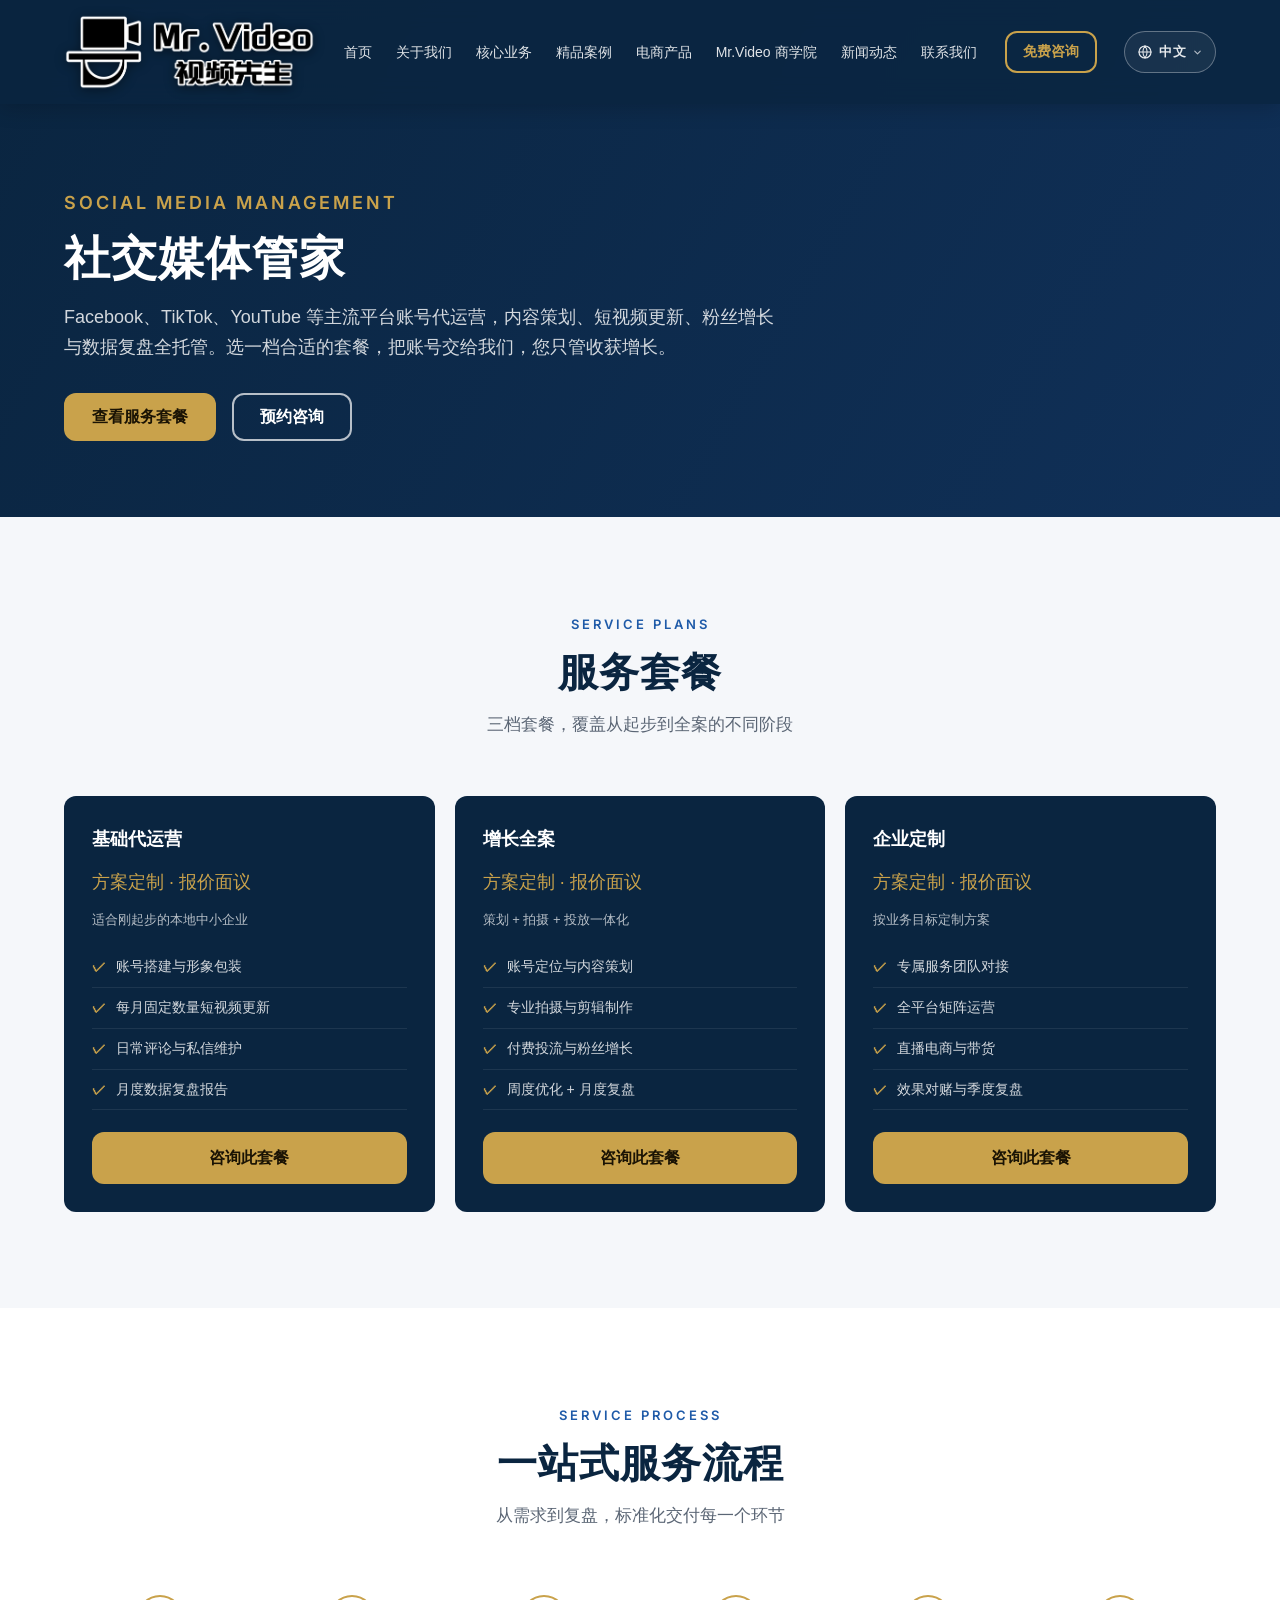
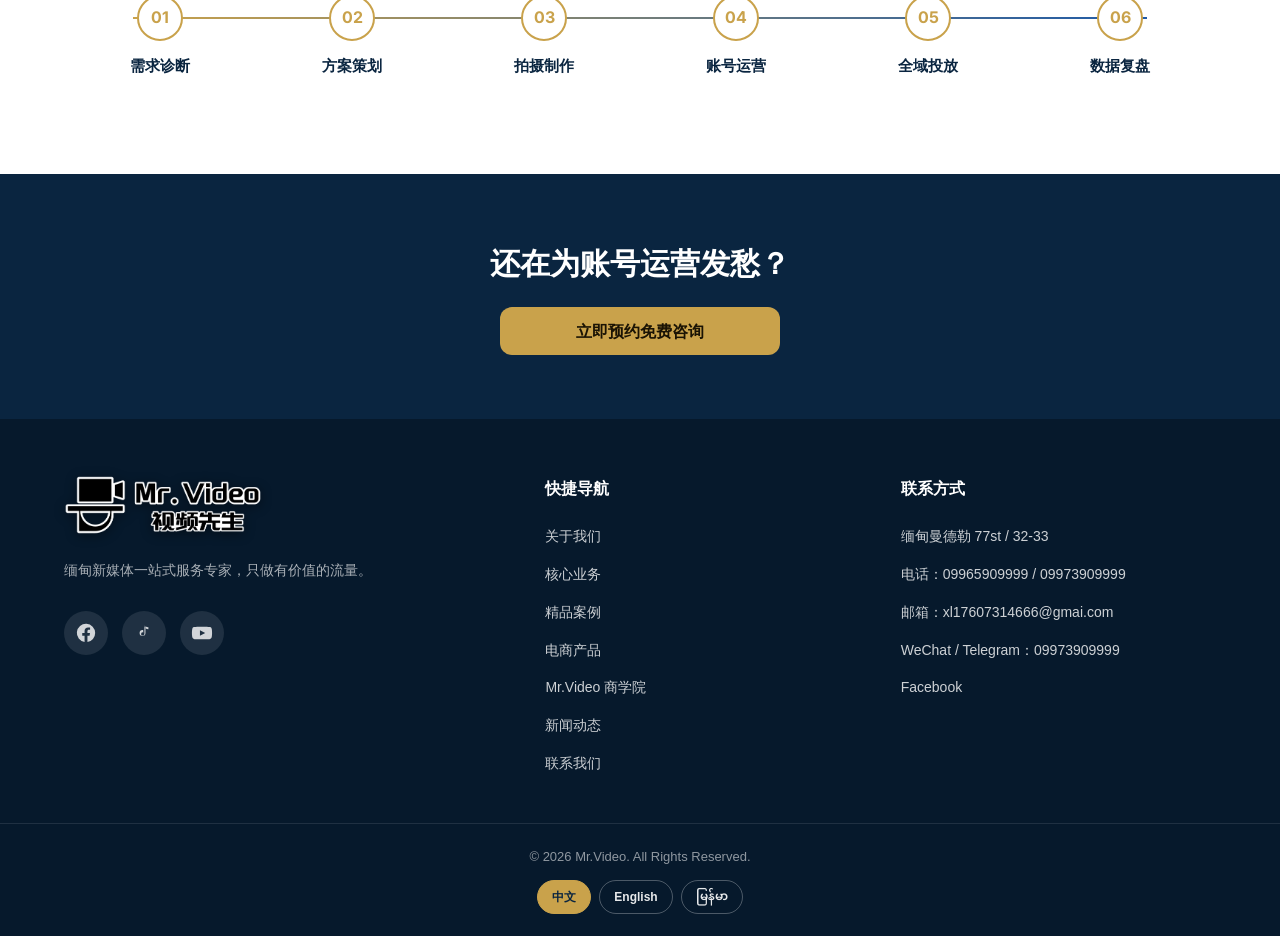
<file: social-media.html>
<!DOCTYPE html>
<html lang="zh-CN">
<head>
  <meta charset="UTF-8" />
  <meta name="viewport" content="width=device-width, initial-scale=1.0" />
  <title>社交媒体管家 | Mr.Video 传媒</title>
  <meta name="description" content="Mr.Video 社交媒体管家：Facebook、TikTok、YouTube 等主流平台账号代运营，提供基础代运营、增长全案与企业定制三档服务套餐，以及一站式服务流程。" />
  <meta name="keywords" content="缅甸社交媒体代运营, 曼德勒新媒体公司, Facebook 代运营, TikTok 代运营, Mr.Video" />
  <meta name="robots" content="index, follow" />
  <!-- i18n:head-alt:start -->
  <meta property="og:url" content="https://mrvideo.vip/social-media" />
  <meta property="og:locale" content="zh_CN" />
  <meta property="og:locale:alternate" content="en_US" />
  <meta property="og:locale:alternate" content="my_MM" />
  <link rel="canonical" href="https://mrvideo.vip/social-media" />
  <link rel="alternate" hreflang="zh-Hans" href="https://mrvideo.vip/social-media" />
  <link rel="alternate" hreflang="en" href="https://mrvideo.vip/en/social-media" />
  <link rel="alternate" hreflang="my" href="https://mrvideo.vip/my/social-media" />
  <link rel="alternate" hreflang="x-default" href="https://mrvideo.vip/social-media" />
  <script type="application/ld+json">
{
  "@context": "https://schema.org",
  "@type": "Organization",
  "@id": "https://mrvideo.vip/#organization",
  "name": "Mr.Video 传媒",
  "alternateName": "Mr.Video",
  "url": "https://mrvideo.vip/social-media",
  "logo": "https://mrvideo.vip/images/logo-wordmark.png",
  "image": "https://mrvideo.vip/images/logo-wordmark.png",
  "description": "缅甸新媒体一站式服务专家。业务覆盖企业宣传、社交媒体代运营、新媒体人才培训、短视频电商、全域精准投放与网红孵化，只做有价值的流量。",
  "inLanguage": "zh-Hans",
  "address": {
    "@type": "PostalAddress",
    "streetAddress": "77st / 32-33",
    "addressLocality": "Mandalay",
    "addressCountry": "MM"
  },
  "email": "xl17607314666@gmai.com",
  "telephone": "09965909999",
  "sameAs": [
    "https://www.facebook.com/profile.php?id=61595448556166",
    "https://www.tiktok.com/@mrvideo168",
    "https://t.me/09973909999"
  ]
}
  </script>
<!-- i18n:head-alt:end -->
  <link rel="icon" type="image/png" href="/images/logo-wordmark.png" />
  <link rel="preconnect" href="https://fonts.googleapis.com" />
  <link rel="preconnect" href="https://fonts.gstatic.com" crossorigin />
  <link href="https://fonts.googleapis.com/css2?family=Inter:wght@400;500;600;700;800&family=Montserrat:wght@600;700;800&family=Noto+Sans+Myanmar:wght@400;500;600;700&display=swap" rel="stylesheet" />
  <link rel="stylesheet" href="css/style.css" />
</head>
<body>

  <!-- ===================== 顶部导航栏 Header ===================== -->
  <header class="site-header" id="top">
    <div class="container nav-inner">
      <a href="/#top" class="brand" aria-label="Mr.Video 首页">
        <img src="images/logo-wordmark.png" alt="Mr.Video 视频先生" class="brand-logo" />
      </a>
      <nav class="main-nav" id="mainNav" aria-label="主导航">
        <ul>
          <li><a href="/#top">首页</a></li>
          <li><a href="/#about">关于我们</a></li>
          <li><a href="/#services">核心业务</a></li>
          <li><a href="/#cases">精品案例</a></li>
          <li><a href="/#products">电商产品</a></li>
          <li><a href="/#training">Mr.Video 商学院</a></li>
          <li><a href="/#news">新闻动态</a></li>
          <li><a href="/#contact">联系我们</a></li>
        </ul>
      </nav>
      <a href="/#contact" class="btn btn-cta">免费咨询 <span class="en">/ Free Consultation</span></a>
      <!-- i18n:lang-switch:start -->
<div class="lang-switcher"><button type="button" class="lang-switch" aria-haspopup="true" aria-expanded="false" aria-label="切换语言" title="切换语言 / Switch language"><svg viewBox="0 0 24 24" fill="none" stroke="currentColor" stroke-width="1.8" stroke-linecap="round" stroke-linejoin="round" aria-hidden="true"><circle cx="12" cy="12" r="9"></circle><path d="M3 12h18M12 3a15 15 0 0 1 0 18a15 15 0 0 1 0-18"></path></svg><span class="lang-label">中文</span><svg class="lang-caret" viewBox="0 0 24 24" width="12" height="12" fill="none" stroke="currentColor" stroke-width="2.4" stroke-linecap="round" stroke-linejoin="round" aria-hidden="true"><polyline points="6 9 12 15 18 9"></polyline></svg></button><ul class="lang-menu"><li><a href="/social-media" hreflang="zh-Hans" lang="zh-Hans" class="is-current" aria-current="true">中文</a></li><li><a href="/en/social-media" hreflang="en" lang="en">English</a></li><li><a href="/my/social-media" hreflang="my" lang="my">မြန်မာ</a></li></ul></div>
<!-- i18n:lang-switch:end -->
      <button class="hamburger" id="hamburger" aria-label="打开菜单" aria-expanded="false" aria-controls="drawer">
        <span></span><span></span><span></span>
      </button>
    </div>
  </header>

  <div class="drawer" id="drawer" aria-hidden="true">
    <button class="drawer-close" id="drawerClose" aria-label="关闭菜单">&times;</button>
    <div class="drawer-body">
    <nav class="drawer-nav" aria-label="移动端导航">
      <a href="/#top">首页</a>
      <a href="/#about">关于我们</a>
      <a href="/#services">核心业务</a>
      <a href="/#cases">精品案例</a>
      <a href="/#products">电商产品</a>
      <a href="/#training">Mr.Video 商学院</a>
      <a href="/#news">新闻动态</a>
      <a href="/#contact">联系我们</a>
      <a href="/#contact" class="btn btn-cta drawer-cta">免费咨询 / Free Consultation</a>
      <!-- i18n:lang-switch-drawer:start -->
<div class="drawer-langs" role="group" aria-label="切换语言"><a href="/social-media" hreflang="zh-Hans" lang="zh-Hans" class="is-current" aria-current="true">中文</a><a href="/en/social-media" hreflang="en" lang="en">English</a><a href="/my/social-media" hreflang="my" lang="my">မြန်မာ</a></div>
<!-- i18n:lang-switch-drawer:end -->
    </nav>
    </div>
  </div>
  <div class="drawer-overlay" id="drawerOverlay"></div>

  <main>

    <!-- ===================== 子页面 Hero ===================== -->
    <section class="page-hero" aria-label="社交媒体管家">
      <div class="container">
        <p class="eyebrow">SOCIAL MEDIA MANAGEMENT</p>
        <h1>社交媒体管家</h1>
        <p>Facebook、TikTok、YouTube 等主流平台账号代运营，内容策划、短视频更新、粉丝增长与数据复盘全托管。选一档合适的套餐，把账号交给我们，您只管收获增长。</p>
        <div class="hero-actions">
          <a href="#plans" class="btn btn-gold">查看服务套餐</a>
          <a href="/#contact" class="btn btn-outline">预约咨询</a>
        </div>
      </div>
    </section>

    <!-- ===================== 服务套餐 ===================== -->
    <section class="section" id="plans" aria-labelledby="plans-title">
      <div class="container">
        <div class="section-head reveal">
          <p class="eyebrow">SERVICE PLANS</p>
          <h2 class="section-title" id="plans-title">服务套餐</h2>
          <p class="section-sub">三档套餐，覆盖从起步到全案的不同阶段</p>
        </div>

        <div class="plan-cards reveal">
          <div class="plan-card">
            <p class="plan-name">基础代运营</p>
            <p class="plan-price"><span class="gold">方案定制 · 报价面议</span></p>
            <p class="plan-note">适合刚起步的本地中小企业</p>
            <ul class="plan-feats">
              <li>账号搭建与形象包装</li>
              <li>每月固定数量短视频更新</li>
              <li>日常评论与私信维护</li>
              <li>月度数据复盘报告</li>
            </ul>
            <a href="/#contact" class="btn btn-gold btn-block">咨询此套餐</a>
          </div>

          <div class="plan-card">
            <p class="plan-name">增长全案</p>
            <p class="plan-price"><span class="gold">方案定制 · 报价面议</span></p>
            <p class="plan-note">策划 + 拍摄 + 投放一体化</p>
            <ul class="plan-feats">
              <li>账号定位与内容策划</li>
              <li>专业拍摄与剪辑制作</li>
              <li>付费投流与粉丝增长</li>
              <li>周度优化 + 月度复盘</li>
            </ul>
            <a href="/#contact" class="btn btn-gold btn-block">咨询此套餐</a>
          </div>

          <div class="plan-card">
            <p class="plan-name">企业定制</p>
            <p class="plan-price"><span class="gold">方案定制 · 报价面议</span></p>
            <p class="plan-note">按业务目标定制方案</p>
            <ul class="plan-feats">
              <li>专属服务团队对接</li>
              <li>全平台矩阵运营</li>
              <li>直播电商与带货</li>
              <li>效果对赌与季度复盘</li>
            </ul>
            <a href="/#contact" class="btn btn-gold btn-block">咨询此套餐</a>
          </div>
        </div>
      </div>
    </section>

    <!-- ===================== 服务流程 ===================== -->
    <section class="section advantages" id="process" aria-labelledby="proc-title">
      <div class="container">
        <div class="section-head reveal">
          <p class="eyebrow">SERVICE PROCESS</p>
          <h2 class="section-title" id="proc-title">一站式服务流程</h2>
          <p class="section-sub">从需求到复盘，标准化交付每一个环节</p>
        </div>

        <div class="process reveal">
          <ol class="timeline">
            <li><span class="step-no">01</span><span class="step-name">需求诊断</span></li>
            <li><span class="step-no">02</span><span class="step-name">方案策划</span></li>
            <li><span class="step-no">03</span><span class="step-name">拍摄制作</span></li>
            <li><span class="step-no">04</span><span class="step-name">账号运营</span></li>
            <li><span class="step-no">05</span><span class="step-name">全域投放</span></li>
            <li><span class="step-no">06</span><span class="step-name">数据复盘</span></li>
          </ol>
        </div>
      </div>
    </section>

    <!-- ===================== 底部 CTA ===================== -->
    <section class="page-cta">
      <div class="container">
        <h2>还在为账号运营发愁？</h2>
        <a href="/#contact" class="btn btn-gold btn-block" style="max-width:280px;margin:0 auto;">立即预约免费咨询</a>
      </div>
    </section>

  </main>

  <!-- ===================== 页脚 Footer ===================== -->
  <footer class="site-footer">
    <div class="container footer-grid">
      <div class="footer-col">
        <a href="/#top" class="brand">
          <img src="images/logo-wordmark.png" alt="Mr.Video 视频先生" class="brand-logo" />
        </a>
        <p class="footer-about">缅甸新媒体一站式服务专家，只做有价值的流量。</p>
        <div class="contact-social">
          <a href="https://www.facebook.com/profile.php?id=61595448556166" aria-label="Facebook" target="_blank" rel="noopener"><svg viewBox="0 0 24 24" fill="currentColor"><path d="M22 12a10 10 0 1 0-11.56 9.88v-6.99H7.9V12h2.54V9.8c0-2.5 1.49-3.89 3.78-3.89 1.09 0 2.24.2 2.24.2v2.46h-1.26c-1.24 0-1.63.77-1.63 1.56V12h2.78l-.44 2.89h-2.34v6.99A10 10 0 0 0 22 12z"/></svg></a>
          <a href="https://www.tiktok.com/@mrvideo168?_r=1&amp;_t=ZS-9AhlKWXEBBU" aria-label="TikTok" target="_blank" rel="noopener"><svg viewBox="0 0 24 24" fill="currentColor"><path d="M16.6 5.8a4.9 4.9 0 0 1-3-1.1V12a3.2 3.2 0 1 1-3.2-3.2c.27 0 .53.04.78.12v2.4a1.8 1.8 0 1 0 1.27 1.72V3.3a4.9 4.9 0 0 0 4.35 4.7v-2.2z"/></svg></a>
          <a href="https://www.youtube.com/" aria-label="YouTube" target="_blank" rel="noopener"><svg viewBox="0 0 24 24" fill="currentColor"><path d="M23 12s0-3.2-.4-4.7a2.5 2.5 0 0 0-1.77-1.77C19.3 5.1 12 5.1 12 5.1s-7.3 0-8.83.43A2.5 2.5 0 0 0 1.4 7.3 26 26 0 0 0 1 12a26 26 0 0 0 .4 4.7 2.5 2.5 0 0 0 1.77 1.77C4.7 18.9 12 18.9 12 18.9s7.3 0 8.83-.43a2.5 2.5 0 0 0 1.77-1.77A26 26 0 0 0 23 12zM9.75 15.02V8.98L15.5 12l-5.75 3.02z"/></svg></a>
        </div>
      </div>
      <div class="footer-col">
        <p class="footer-title">快捷导航</p>
        <ul class="footer-nav">
          <li><a href="/#about">关于我们</a></li>
          <li><a href="/#services">核心业务</a></li>
          <li><a href="/#cases">精品案例</a></li>
          <li><a href="/#products">电商产品</a></li>
          <li><a href="/#training">Mr.Video 商学院</a></li>
          <li><a href="/#news">新闻动态</a></li>
          <li><a href="/#contact">联系我们</a></li>
        </ul>
      </div>
      <div class="footer-col">
        <p class="footer-title">联系方式</p>
        <ul class="footer-contact">
          <li>缅甸曼德勒 77st / 32-33</li>
          <li>电话：09965909999 / 09973909999</li>
          <li>邮箱：xl17607314666@gmai.com</li>
          <li>WeChat / Telegram：09973909999</li>
          <li><a href="https://www.facebook.com/profile.php?id=61595448556166" target="_blank" rel="noopener">Facebook</a></li>
        </ul>
      </div>
    </div>
    <div class="footer-bottom">
      <p>© 2026 Mr.Video. All Rights Reserved.</p>
      <!-- i18n:lang-switch-footer:start -->
<div class="footer-langs" role="group" aria-label="切换语言"><a href="/social-media" hreflang="zh-Hans" lang="zh-Hans" class="is-current" aria-current="true">中文</a><a href="/en/social-media" hreflang="en" lang="en">English</a><a href="/my/social-media" hreflang="my" lang="my">မြန်မာ</a></div>
<!-- i18n:lang-switch-footer:end -->
    </div>
  </footer>

  <script src="js/main.js"></script>
</body>
</html>
</file>
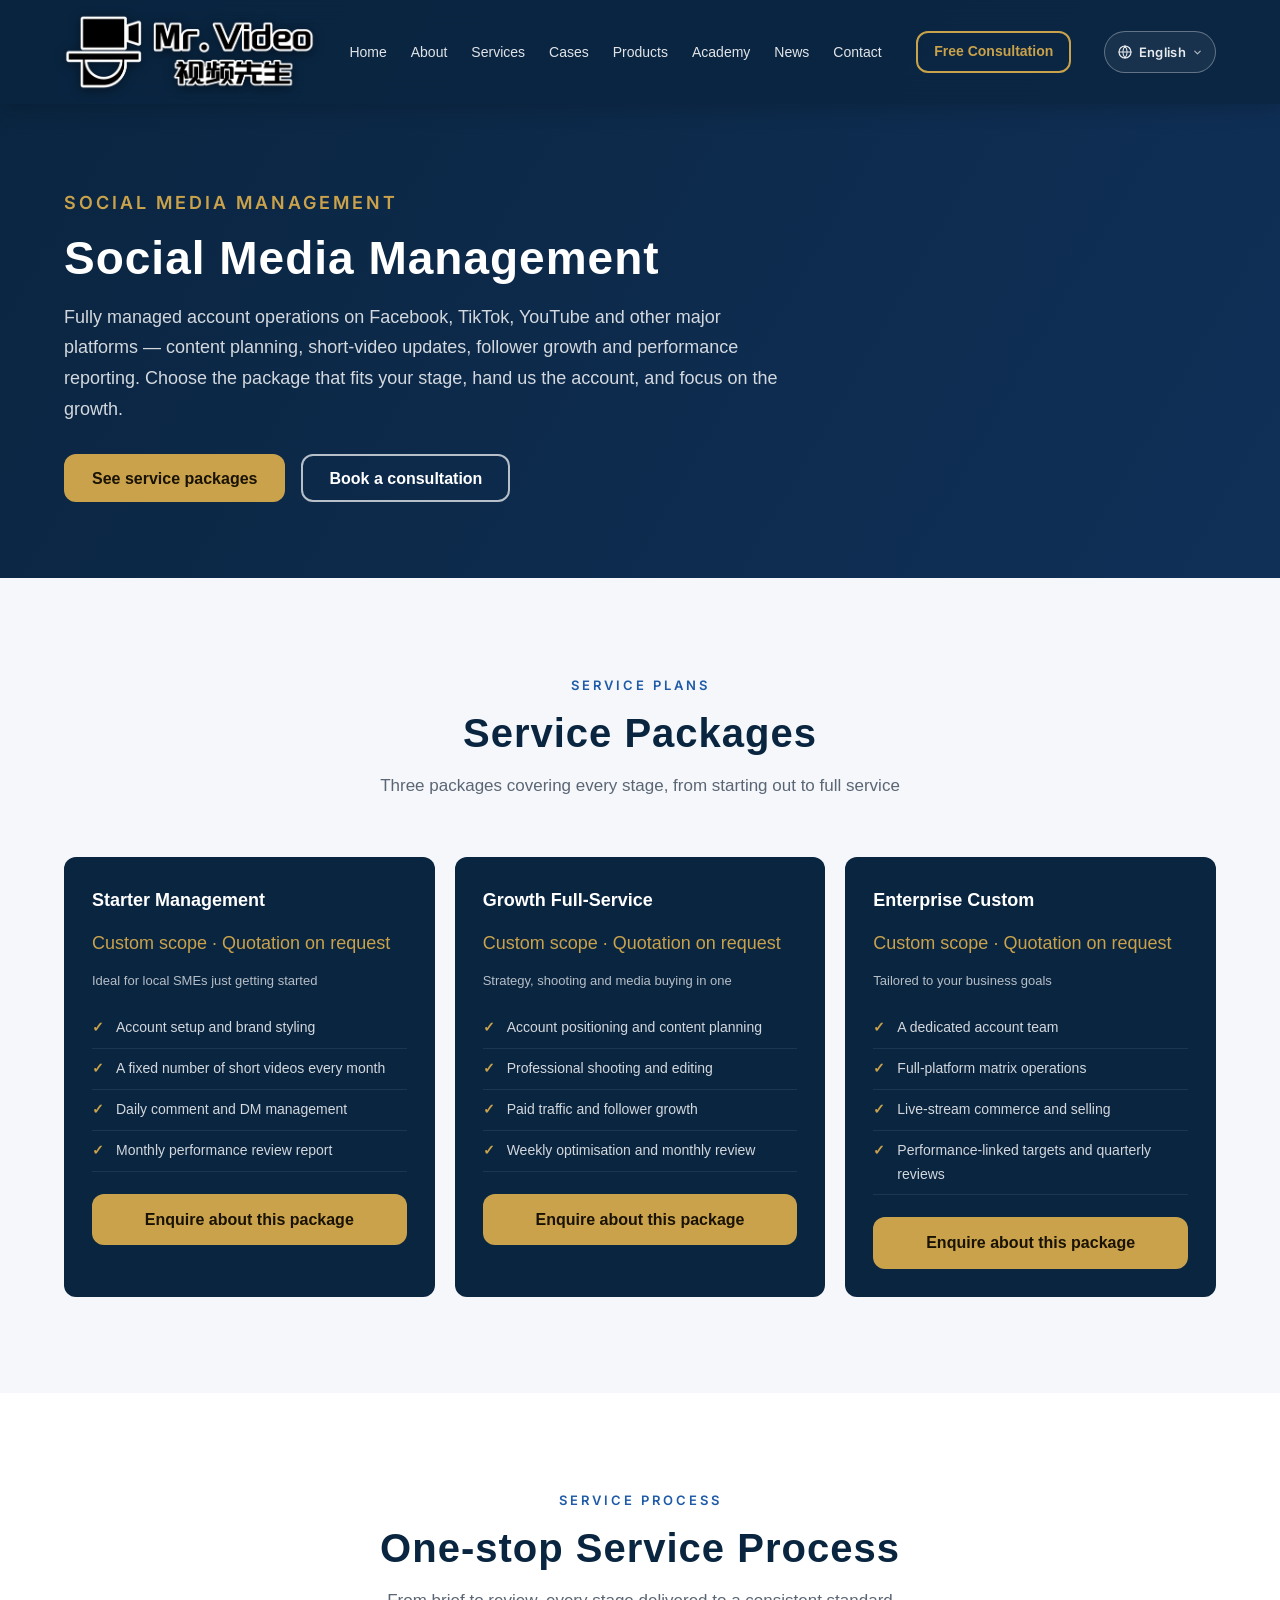
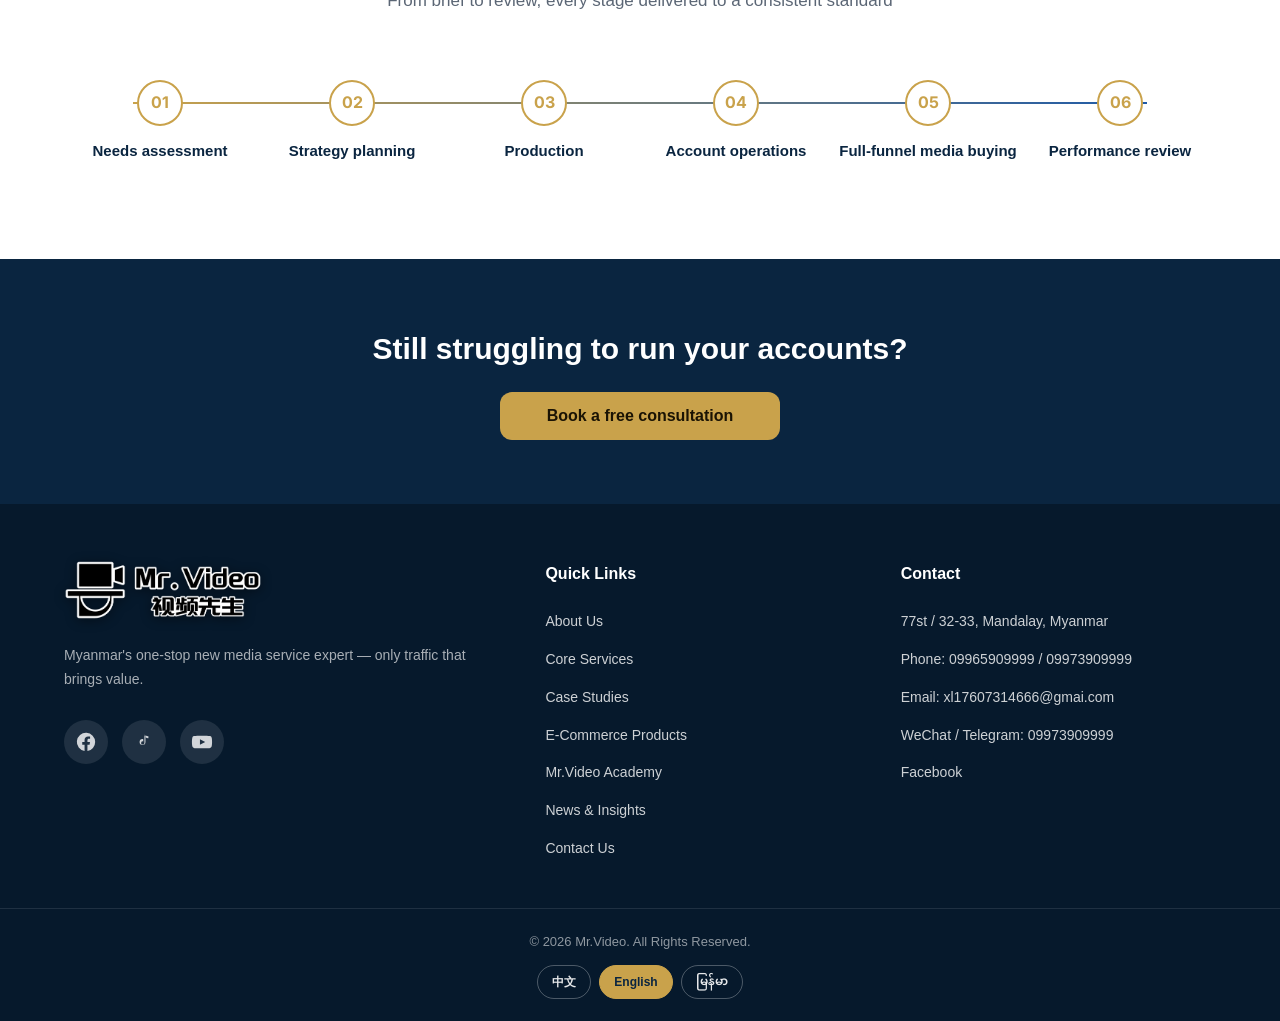
<file: en/social-media.html>
<!DOCTYPE html>
<html lang="en">
<head>
  <meta charset="UTF-8" />
  <meta name="viewport" content="width=device-width, initial-scale=1.0" />
  <title>Social Media Management | Mr.Video Media</title>
  <meta name="description" content="Mr.Video Social Media Management: fully managed account operations on Facebook, TikTok, YouTube and other major platforms. Three service packages — Starter Management, Growth Full-Service and Enterprise Custom — plus a standardised one-stop delivery process." />
  <meta name="keywords" content="Myanmar social media management, Facebook agency Myanmar, TikTok account management, Mr.Video" />
  <meta name="robots" content="index, follow" />
  <!-- i18n:head-alt:start -->
  <meta property="og:url" content="https://mrvideo.vip/en/social-media" />
  <meta property="og:locale" content="en_US" />
  <meta property="og:locale:alternate" content="zh_CN" />
  <meta property="og:locale:alternate" content="my_MM" />
  <link rel="canonical" href="https://mrvideo.vip/en/social-media" />
  <link rel="alternate" hreflang="zh-Hans" href="https://mrvideo.vip/social-media" />
  <link rel="alternate" hreflang="en" href="https://mrvideo.vip/en/social-media" />
  <link rel="alternate" hreflang="my" href="https://mrvideo.vip/my/social-media" />
  <link rel="alternate" hreflang="x-default" href="https://mrvideo.vip/social-media" />
  <script type="application/ld+json">
{
  "@context": "https://schema.org",
  "@type": "Organization",
  "@id": "https://mrvideo.vip/#organization",
  "name": "Mr.Video Media",
  "alternateName": "Mr.Video",
  "url": "https://mrvideo.vip/en/social-media",
  "logo": "https://mrvideo.vip/images/logo-wordmark.png",
  "image": "https://mrvideo.vip/images/logo-wordmark.png",
  "description": "Mr.Video is a full-service new media agency rooted in Myanmar, operated by a senior China-Myanmar team. Corporate promotion, social media management, new media talent training, short-video e-commerce, omni-channel precision targeting and influencer incubation — from strategy, shooting and editing to media buying and talent development. Only traffic that brings value.",
  "inLanguage": "en",
  "address": {
    "@type": "PostalAddress",
    "streetAddress": "77st / 32-33",
    "addressLocality": "Mandalay",
    "addressCountry": "MM"
  },
  "email": "xl17607314666@gmai.com",
  "telephone": "09965909999",
  "sameAs": [
    "https://www.facebook.com/profile.php?id=61595448556166",
    "https://www.tiktok.com/@mrvideo168",
    "https://t.me/09973909999"
  ]
}
  </script>
<!-- i18n:head-alt:end -->
  <link rel="icon" type="image/png" href="/images/logo-wordmark.png" />
  <link rel="preconnect" href="https://fonts.googleapis.com" />
  <link rel="preconnect" href="https://fonts.gstatic.com" crossorigin />
  <link href="https://fonts.googleapis.com/css2?family=Inter:wght@400;500;600;700;800&family=Montserrat:wght@600;700;800&family=Noto+Sans+Myanmar:wght@400;500;600;700&display=swap" rel="stylesheet" />
  <link rel="stylesheet" href="../css/style.css" />
</head>
<body>

  
  <header class="site-header" id="top">
    <div class="container nav-inner">
      <a href="/en/#top" class="brand" aria-label="Mr.Video home">
        <img src="../images/logo-wordmark.png" alt="Mr.Video" class="brand-logo" />
      </a>
      <nav class="main-nav" id="mainNav" aria-label="Main navigation">
        <ul>
          <li><a href="/en/#top">Home</a></li>
          <li><a href="/en/#about">About</a></li>
          <li><a href="/en/#services">Services</a></li>
          <li><a href="/en/#cases">Cases</a></li>
          <li><a href="/en/#products">Products</a></li>
          <li><a href="/en/#training">Academy</a></li>
          <li><a href="/en/#news">News</a></li>
          <li><a href="/en/#contact">Contact</a></li>
        </ul>
      </nav>
      <a href="/en/#contact" class="btn btn-cta">Free Consultation</a>
      <!-- i18n:lang-switch:start -->
<div class="lang-switcher"><button type="button" class="lang-switch" aria-haspopup="true" aria-expanded="false" aria-label="Switch language" title="Switch language / 切换语言"><svg viewBox="0 0 24 24" fill="none" stroke="currentColor" stroke-width="1.8" stroke-linecap="round" stroke-linejoin="round" aria-hidden="true"><circle cx="12" cy="12" r="9"></circle><path d="M3 12h18M12 3a15 15 0 0 1 0 18a15 15 0 0 1 0-18"></path></svg><span class="lang-label">English</span><svg class="lang-caret" viewBox="0 0 24 24" width="12" height="12" fill="none" stroke="currentColor" stroke-width="2.4" stroke-linecap="round" stroke-linejoin="round" aria-hidden="true"><polyline points="6 9 12 15 18 9"></polyline></svg></button><ul class="lang-menu"><li><a href="/social-media" hreflang="zh-Hans" lang="zh-Hans">中文</a></li><li><a href="/en/social-media" hreflang="en" lang="en" class="is-current" aria-current="true">English</a></li><li><a href="/my/social-media" hreflang="my" lang="my">မြန်မာ</a></li></ul></div>
<!-- i18n:lang-switch:end -->
      <button class="hamburger" id="hamburger" aria-label="Open menu" aria-expanded="false" aria-controls="drawer">
        <span></span><span></span><span></span>
      </button>
    </div>
  </header>

  <div class="drawer" id="drawer" aria-hidden="true">
    <button class="drawer-close" id="drawerClose" aria-label="Close menu">&times;</button>
    <div class="drawer-body">
    <nav class="drawer-nav" aria-label="Mobile navigation">
      <a href="/en/#top">Home</a>
      <a href="/en/#about">About</a>
      <a href="/en/#services">Services</a>
      <a href="/en/#cases">Cases</a>
      <a href="/en/#products">Products</a>
      <a href="/en/#training">Academy</a>
      <a href="/en/#news">News</a>
      <a href="/en/#contact">Contact</a>
      <a href="/en/#contact" class="btn btn-cta drawer-cta">Free Consultation</a>
      <!-- i18n:lang-switch-drawer:start -->
<div class="drawer-langs" role="group" aria-label="Switch language"><a href="/social-media" hreflang="zh-Hans" lang="zh-Hans">中文</a><a href="/en/social-media" hreflang="en" lang="en" class="is-current" aria-current="true">English</a><a href="/my/social-media" hreflang="my" lang="my">မြန်မာ</a></div>
<!-- i18n:lang-switch-drawer:end -->
    </nav>
    </div>
  </div>
  <div class="drawer-overlay" id="drawerOverlay"></div>

  <main>

    
    <section class="page-hero" aria-label="Social Media Management">
      <div class="container">
        <p class="eyebrow">SOCIAL MEDIA MANAGEMENT</p>
        <h1>Social Media Management</h1>
        <p>Fully managed account operations on Facebook, TikTok, YouTube and other major platforms — content planning, short-video updates, follower growth and performance reporting. Choose the package that fits your stage, hand us the account, and focus on the growth.</p>
        <div class="hero-actions">
          <a href="#plans" class="btn btn-gold">See service packages</a>
          <a href="/en/#contact" class="btn btn-outline">Book a consultation</a>
        </div>
      </div>
    </section>

    
    <section class="section" id="plans" aria-labelledby="plans-title">
      <div class="container">
        <div class="section-head reveal">
          <p class="eyebrow">SERVICE PLANS</p>
          <h2 class="section-title" id="plans-title">Service Packages</h2>
          <p class="section-sub">Three packages covering every stage, from starting out to full service</p>
        </div>

        <div class="plan-cards reveal">
          <div class="plan-card">
            <p class="plan-name">Starter Management</p>
            <p class="plan-price"><span class="gold">Custom scope · Quotation on request</span></p>
            <p class="plan-note">Ideal for local SMEs just getting started</p>
            <ul class="plan-feats">
              <li>Account setup and brand styling</li>
              <li>A fixed number of short videos every month</li>
              <li>Daily comment and DM management</li>
              <li>Monthly performance review report</li>
            </ul>
            <a href="/en/#contact" class="btn btn-gold btn-block">Enquire about this package</a>
          </div>

          <div class="plan-card">
            <p class="plan-name">Growth Full-Service</p>
            <p class="plan-price"><span class="gold">Custom scope · Quotation on request</span></p>
            <p class="plan-note">Strategy, shooting and media buying in one</p>
            <ul class="plan-feats">
              <li>Account positioning and content planning</li>
              <li>Professional shooting and editing</li>
              <li>Paid traffic and follower growth</li>
              <li>Weekly optimisation and monthly review</li>
            </ul>
            <a href="/en/#contact" class="btn btn-gold btn-block">Enquire about this package</a>
          </div>

          <div class="plan-card">
            <p class="plan-name">Enterprise Custom</p>
            <p class="plan-price"><span class="gold">Custom scope · Quotation on request</span></p>
            <p class="plan-note">Tailored to your business goals</p>
            <ul class="plan-feats">
              <li>A dedicated account team</li>
              <li>Full-platform matrix operations</li>
              <li>Live-stream commerce and selling</li>
              <li>Performance-linked targets and quarterly reviews</li>
            </ul>
            <a href="/en/#contact" class="btn btn-gold btn-block">Enquire about this package</a>
          </div>
        </div>
      </div>
    </section>

    
    <section class="section advantages" id="process" aria-labelledby="proc-title">
      <div class="container">
        <div class="section-head reveal">
          <p class="eyebrow">SERVICE PROCESS</p>
          <h2 class="section-title" id="proc-title">One-stop Service Process</h2>
          <p class="section-sub">From brief to review, every stage delivered to a consistent standard</p>
        </div>

        <div class="process reveal">
          <ol class="timeline">
            <li><span class="step-no">01</span><span class="step-name">Needs assessment</span></li>
            <li><span class="step-no">02</span><span class="step-name">Strategy planning</span></li>
            <li><span class="step-no">03</span><span class="step-name">Production</span></li>
            <li><span class="step-no">04</span><span class="step-name">Account operations</span></li>
            <li><span class="step-no">05</span><span class="step-name">Full-funnel media buying</span></li>
            <li><span class="step-no">06</span><span class="step-name">Performance review</span></li>
          </ol>
        </div>
      </div>
    </section>

    
    <section class="page-cta">
      <div class="container">
        <h2>Still struggling to run your accounts?</h2>
        <a href="/en/#contact" class="btn btn-gold btn-block" style="max-width:280px;margin:0 auto;">Book a free consultation</a>
      </div>
    </section>

  </main>

  
  <footer class="site-footer">
    <div class="container footer-grid">
      <div class="footer-col">
        <a href="/en/#top" class="brand">
          <img src="../images/logo-wordmark.png" alt="Mr.Video" class="brand-logo" />
        </a>
        <p class="footer-about">Myanmar's one-stop new media service expert — only traffic that brings value.</p>
        <div class="contact-social">
          <a href="https://www.facebook.com/profile.php?id=61595448556166" aria-label="Facebook" target="_blank" rel="noopener"><svg viewBox="0 0 24 24" fill="currentColor"><path d="M22 12a10 10 0 1 0-11.56 9.88v-6.99H7.9V12h2.54V9.8c0-2.5 1.49-3.89 3.78-3.89 1.09 0 2.24.2 2.24.2v2.46h-1.26c-1.24 0-1.63.77-1.63 1.56V12h2.78l-.44 2.89h-2.34v6.99A10 10 0 0 0 22 12z"/></svg></a>
          <a href="https://www.tiktok.com/@mrvideo168?_r=1&amp;_t=ZS-9AhlKWXEBBU" aria-label="TikTok" target="_blank" rel="noopener"><svg viewBox="0 0 24 24" fill="currentColor"><path d="M16.6 5.8a4.9 4.9 0 0 1-3-1.1V12a3.2 3.2 0 1 1-3.2-3.2c.27 0 .53.04.78.12v2.4a1.8 1.8 0 1 0 1.27 1.72V3.3a4.9 4.9 0 0 0 4.35 4.7v-2.2z"/></svg></a>
          <a href="https://www.youtube.com/" aria-label="YouTube" target="_blank" rel="noopener"><svg viewBox="0 0 24 24" fill="currentColor"><path d="M23 12s0-3.2-.4-4.7a2.5 2.5 0 0 0-1.77-1.77C19.3 5.1 12 5.1 12 5.1s-7.3 0-8.83.43A2.5 2.5 0 0 0 1.4 7.3 26 26 0 0 0 1 12a26 26 0 0 0 .4 4.7 2.5 2.5 0 0 0 1.77 1.77C4.7 18.9 12 18.9 12 18.9s7.3 0 8.83-.43a2.5 2.5 0 0 0 1.77-1.77A26 26 0 0 0 23 12zM9.75 15.02V8.98L15.5 12l-5.75 3.02z"/></svg></a>
        </div>
      </div>
      <div class="footer-col">
        <p class="footer-title">Quick Links</p>
        <ul class="footer-nav">
          <li><a href="/en/#about">About Us</a></li>
          <li><a href="/en/#services">Core Services</a></li>
          <li><a href="/en/#cases">Case Studies</a></li>
          <li><a href="/en/#products">E-Commerce Products</a></li>
          <li><a href="/en/#training">Mr.Video Academy</a></li>
          <li><a href="/en/#news">News & Insights</a></li>
          <li><a href="/en/#contact">Contact Us</a></li>
        </ul>
      </div>
      <div class="footer-col">
        <p class="footer-title">Contact</p>
        <ul class="footer-contact">
          <li>77st / 32-33, Mandalay, Myanmar</li>
          <li>Phone: 09965909999 / 09973909999</li>
          <li>Email: xl17607314666@gmai.com</li>
          <li>WeChat / Telegram: 09973909999</li>
          <li><a href="https://www.facebook.com/profile.php?id=61595448556166" target="_blank" rel="noopener">Facebook</a></li>
        </ul>
      </div>
    </div>
    <div class="footer-bottom">
      <p>© 2026 Mr.Video. All Rights Reserved.</p>
      <!-- i18n:lang-switch-footer:start -->
<div class="footer-langs" role="group" aria-label="Switch language"><a href="/social-media" hreflang="zh-Hans" lang="zh-Hans">中文</a><a href="/en/social-media" hreflang="en" lang="en" class="is-current" aria-current="true">English</a><a href="/my/social-media" hreflang="my" lang="my">မြန်မာ</a></div>
<!-- i18n:lang-switch-footer:end -->
    </div>
  </footer>

  <script src="../js/main.js"></script>
</body>
</html>
</file>
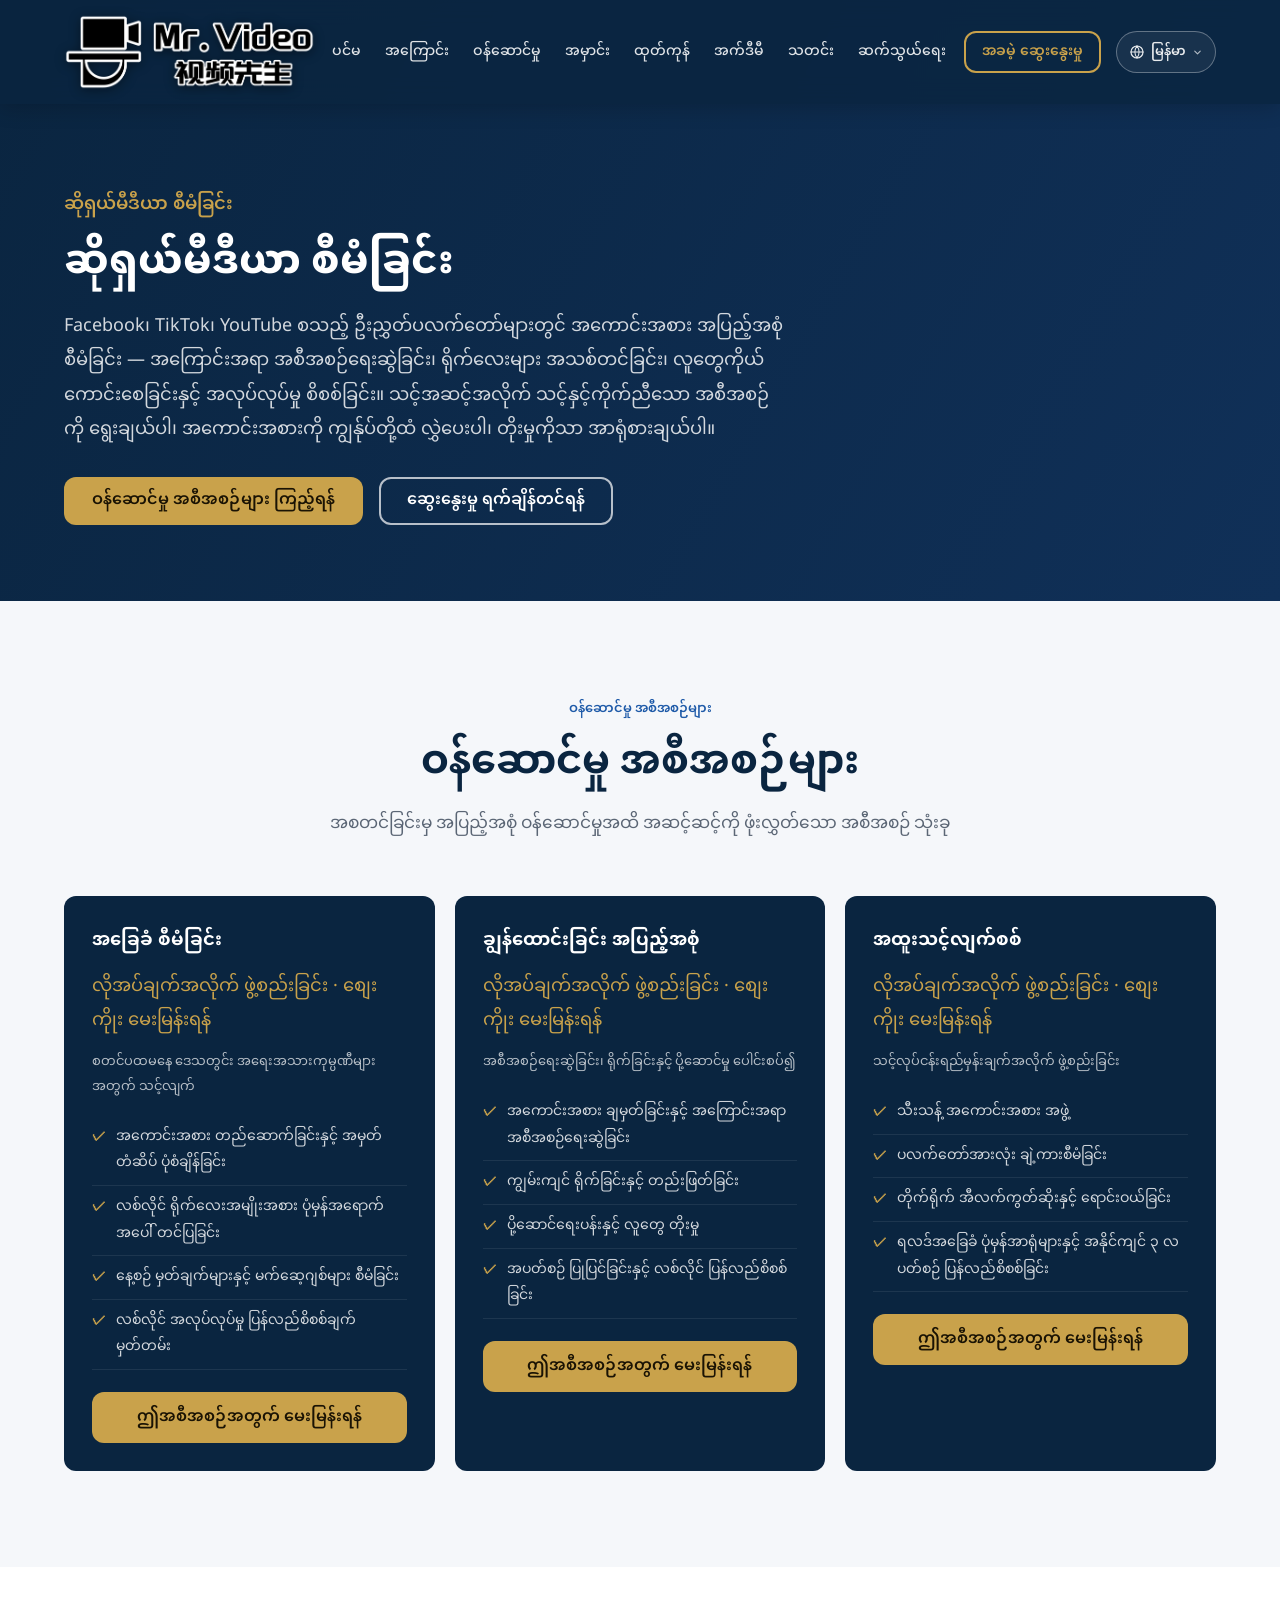
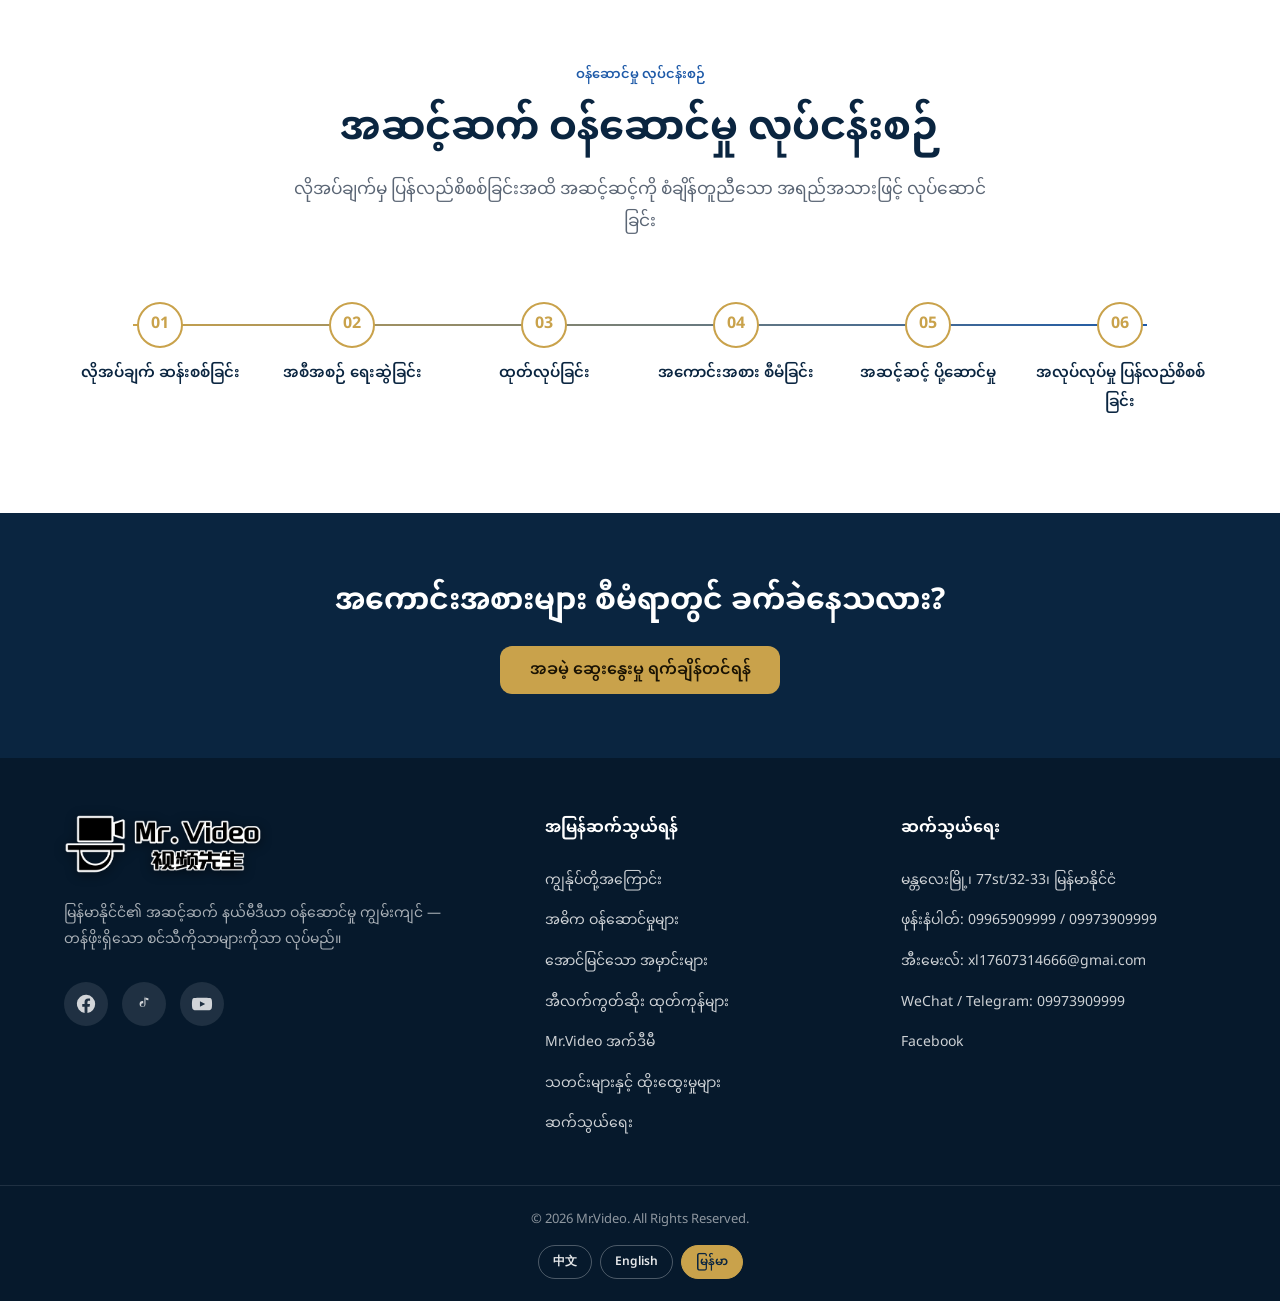
<file: my/social-media.html>
<!DOCTYPE html>
<html lang="my">
<head>
  <meta charset="UTF-8" />
  <meta name="viewport" content="width=device-width, initial-scale=1.0" />
  <title>ဆိုရှယ်မီဒီယာ စီမံခြင်း | Mr.Video Media</title>
  <meta name="description" content="Mr.Video ဆိုရှယ်မီဒီယာ စီမံခြင်း: Facebook၊ TikTok၊ YouTube စသည့် ဦးညွှတ်ပလက်တော်များတွင် အကောင်းအစား အပြည့်အစုံ စီမံခြင်း။ အခြေခံ စီမံခြင်း၊ ချွန်ထောင်းခြင်း အပြည့်အစုံနှင့် အထူးသင့်လျက်စစ် အစီအစဉ် သုံးမျိုးအပြင် အဆင့်ဆင့် စံချိန်တူညီသော ဝန်ဆောင်မှု လုပ်ငန်းစဉ်။" />
  <meta name="keywords" content="မြန်မာ ဆိုရှယ်မီဒီယာ စီမံခြင်း, Facebook အောက်စည်းခန်း မြန်မာ, TikTok အကောင်းအစား စီမံခြင်း, Mr.Video" />
  <meta name="robots" content="index, follow" />
  <!-- i18n:head-alt:start -->
  <meta property="og:url" content="https://mrvideo.vip/my/social-media" />
  <meta property="og:locale" content="my_MM" />
  <meta property="og:locale:alternate" content="zh_CN" />
  <meta property="og:locale:alternate" content="en_US" />
  <link rel="canonical" href="https://mrvideo.vip/my/social-media" />
  <link rel="alternate" hreflang="zh-Hans" href="https://mrvideo.vip/social-media" />
  <link rel="alternate" hreflang="en" href="https://mrvideo.vip/en/social-media" />
  <link rel="alternate" hreflang="my" href="https://mrvideo.vip/my/social-media" />
  <link rel="alternate" hreflang="x-default" href="https://mrvideo.vip/social-media" />
  <script type="application/ld+json">
{
  "@context": "https://schema.org",
  "@type": "Organization",
  "@id": "https://mrvideo.vip/#organization",
  "name": "Mr.Video မီဒီယာ",
  "alternateName": "Mr.Video",
  "url": "https://mrvideo.vip/my/social-media",
  "logo": "https://mrvideo.vip/images/logo-wordmark.png",
  "image": "https://mrvideo.vip/images/logo-wordmark.png",
  "description": "Mr.Video သည် မြန်မာနိုင်ငံအတွင်း အခြေခံရှိသော အဆင့်ဆက် နယ်မီဒီယာ ဝန်ဆောင်မှု အောက်စည်းခန်းဖြစ်ပါသည်။ ကုမ္ပဏီ ပြန်လည်မြင့်တင်မှု၊ လူမက်ဒါမီဒီယာ စီမံခြင်း၊ နယ်မီဒီယာ အတွေ့အကြောင်း သင်ကြားမှု၊ ရိုက်လေး အီလက်ကွတ်ဆိုး၊ အပြင်အဆင် ကိုယ်စားပြု ပို့ဆောင်မှုနှင့် ကြော်ငြန်းထုတ်လွှတ်မှု ဝန်ဆောင်မှုကို ပေးစေပါသည်။ တန်ဖိုးရှိသော စင်သီကိုသာများကိုသာ လုပ်မည်။",
  "inLanguage": "my",
  "address": {
    "@type": "PostalAddress",
    "streetAddress": "77st / 32-33",
    "addressLocality": "Mandalay",
    "addressCountry": "MM"
  },
  "email": "xl17607314666@gmai.com",
  "telephone": "09965909999",
  "sameAs": [
    "https://www.facebook.com/profile.php?id=61595448556166",
    "https://www.tiktok.com/@mrvideo168",
    "https://t.me/09973909999"
  ]
}
  </script>
<!-- i18n:head-alt:end -->
  <link rel="icon" type="image/png" href="/images/logo-wordmark.png" />
  <link rel="preconnect" href="https://fonts.googleapis.com" />
  <link rel="preconnect" href="https://fonts.gstatic.com" crossorigin />
  <link href="https://fonts.googleapis.com/css2?family=Inter:wght@400;500;600;700;800&family=Montserrat:wght@600;700;800&family=Noto+Sans+Myanmar:wght@400;500;600;700&display=swap" rel="stylesheet" />
  <link rel="stylesheet" href="../css/style.css" />
</head>
<body>

  
  <header class="site-header" id="top">
    <div class="container nav-inner">
      <a href="/my/#top" class="brand" aria-label="Mr.Video ပင်မစာမျက်နှာ">
        <img src="../images/logo-wordmark.png" alt="Mr.Video" class="brand-logo" />
      </a>
      <nav class="main-nav" id="mainNav" aria-label="အဓိက လမ်းညွှန်း">
        <ul>
          <li><a href="/my/#top">ပင်မ</a></li>
          <li><a href="/my/#about">အကြောင်း</a></li>
          <li><a href="/my/#services">ဝန်ဆောင်မှု</a></li>
          <li><a href="/my/#cases">အမှာင်း</a></li>
          <li><a href="/my/#products">ထုတ်ကုန်</a></li>
          <li><a href="/my/#training">အက်ဒီမီ</a></li>
          <li><a href="/my/#news">သတင်း</a></li>
          <li><a href="/my/#contact">ဆက်သွယ်ရေး</a></li>
        </ul>
      </nav>
      <a href="/my/#contact" class="btn btn-cta">အခမဲ့ ဆွေးနွေးမှု</a>
      <!-- i18n:lang-switch:start -->
<div class="lang-switcher"><button type="button" class="lang-switch" aria-haspopup="true" aria-expanded="false" aria-label="ဘာသာစကား ပြောင်းရန်" title="ဘာသာစကား ပြောင်းရန် / Switch language"><svg viewBox="0 0 24 24" fill="none" stroke="currentColor" stroke-width="1.8" stroke-linecap="round" stroke-linejoin="round" aria-hidden="true"><circle cx="12" cy="12" r="9"></circle><path d="M3 12h18M12 3a15 15 0 0 1 0 18a15 15 0 0 1 0-18"></path></svg><span class="lang-label">မြန်မာ</span><svg class="lang-caret" viewBox="0 0 24 24" width="12" height="12" fill="none" stroke="currentColor" stroke-width="2.4" stroke-linecap="round" stroke-linejoin="round" aria-hidden="true"><polyline points="6 9 12 15 18 9"></polyline></svg></button><ul class="lang-menu"><li><a href="/social-media" hreflang="zh-Hans" lang="zh-Hans">中文</a></li><li><a href="/en/social-media" hreflang="en" lang="en">English</a></li><li><a href="/my/social-media" hreflang="my" lang="my" class="is-current" aria-current="true">မြန်မာ</a></li></ul></div>
<!-- i18n:lang-switch:end -->
      <button class="hamburger" id="hamburger" aria-label="မီန်း ဖွင့်ရန်" aria-expanded="false" aria-controls="drawer">
        <span></span><span></span><span></span>
      </button>
    </div>
  </header>

  <div class="drawer" id="drawer" aria-hidden="true">
    <button class="drawer-close" id="drawerClose" aria-label="မီန်း ပိတ်ရန်">&times;</button>
    <div class="drawer-body">
    <nav class="drawer-nav" aria-label="မိုဘိုင်း လမ်းညွှန်း">
      <a href="/my/#top">ပင်မ</a>
      <a href="/my/#about">အကြောင်း</a>
      <a href="/my/#services">ဝန်ဆောင်မှု</a>
      <a href="/my/#cases">အမှာင်း</a>
      <a href="/my/#products">ထုတ်ကုန်</a>
      <a href="/my/#training">အက်ဒီမီ</a>
      <a href="/my/#news">သတင်း</a>
      <a href="/my/#contact">ဆက်သွယ်ရေး</a>
      <a href="/my/#contact" class="btn btn-cta drawer-cta">အခမဲ့ ဆွေးနွေးမှု</a>
      <!-- i18n:lang-switch-drawer:start -->
<div class="drawer-langs" role="group" aria-label="ဘာသာစကား ပြောင်းရန်"><a href="/social-media" hreflang="zh-Hans" lang="zh-Hans">中文</a><a href="/en/social-media" hreflang="en" lang="en">English</a><a href="/my/social-media" hreflang="my" lang="my" class="is-current" aria-current="true">မြန်မာ</a></div>
<!-- i18n:lang-switch-drawer:end -->
    </nav>
    </div>
  </div>
  <div class="drawer-overlay" id="drawerOverlay"></div>

  <main>

    
    <section class="page-hero" aria-label="ဆိုရှယ်မီဒီယာ စီမံခြင်း">
      <div class="container">
        <p class="eyebrow">ဆိုရှယ်မီဒီယာ စီမံခြင်း</p>
        <h1>ဆိုရှယ်မီဒီယာ စီမံခြင်း</h1>
        <p>Facebook၊ TikTok၊ YouTube စသည့် ဦးညွှတ်ပလက်တော်များတွင် အကောင်းအစား အပြည့်အစုံ စီမံခြင်း — အကြောင်းအရာ အစီအစဉ်ရေးဆွဲခြင်း၊ ရိုက်လေးများ အသစ်တင်ခြင်း၊ လူတွေကိုယ်ကောင်းစေခြင်းနှင့် အလုပ်လုပ်မှု စိစစ်ခြင်း။ သင့်အဆင့်အလိုက် သင့်နှင့်ကိုက်ညီသော အစီအစဉ်ကို ရွေးချယ်ပါ၊ အကောင်းအစားကို ကျွန်ုပ်တို့ထံ လွှဲပေးပါ၊ တိုးမှုကိုသာ အာရုံစားချယ်ပါ။</p>
        <div class="hero-actions">
          <a href="#plans" class="btn btn-gold">ဝန်ဆောင်မှု အစီအစဉ်များ ကြည့်ရန်</a>
          <a href="/my/#contact" class="btn btn-outline">ဆွေးနွေးမှု ရက်ချိန်တင်ရန်</a>
        </div>
      </div>
    </section>

    
    <section class="section" id="plans" aria-labelledby="plans-title">
      <div class="container">
        <div class="section-head reveal">
          <p class="eyebrow">ဝန်ဆောင်မှု အစီအစဉ်များ</p>
          <h2 class="section-title" id="plans-title">ဝန်ဆောင်မှု အစီအစဉ်များ</h2>
          <p class="section-sub">အစတင်ခြင်းမှ အပြည့်အစုံ ဝန်ဆောင်မှုအထိ အဆင့်ဆင့်ကို ဖုံးလွှတ်သော အစီအစဉ် သုံးခု</p>
        </div>

        <div class="plan-cards reveal">
          <div class="plan-card">
            <p class="plan-name">အခြေခံ စီမံခြင်း</p>
            <p class="plan-price"><span class="gold">လိုအပ်ချက်အလိုက် ဖွဲ့စည်းခြင်း · စျေးကိုုး မေးမြန်းရန်</span></p>
            <p class="plan-note">စတင်ပထမနေ ဒေသတွင်း အရေးအသားကုမ္ပဏီများအတွက် သင့်လျက်</p>
            <ul class="plan-feats">
              <li>အကောင်းအစား တည်ဆောက်ခြင်းနှင့် အမှတ်တံဆိပ် ပုံစံချိန်ခြင်း</li>
              <li>လစ်လိုင် ရိုက်လေးအမျိုးအစား ပုံမှန်အရောက်အပေါ် တင်ပြခြင်း</li>
              <li>နေ့စဉ် မှတ်ချက်များနှင့် မက်ဆေ့ဂျစ်များ စီမံခြင်း</li>
              <li>လစ်လိုင် အလုပ်လုပ်မှု ပြန်လည်စိစစ်ချက် မှတ်တမ်း</li>
            </ul>
            <a href="/my/#contact" class="btn btn-gold btn-block">ဤအစီအစဉ်အတွက် မေးမြန်းရန်</a>
          </div>

          <div class="plan-card">
            <p class="plan-name">ချွန်ထောင်းခြင်း အပြည့်အစုံ</p>
            <p class="plan-price"><span class="gold">လိုအပ်ချက်အလိုက် ဖွဲ့စည်းခြင်း · စျေးကိုုး မေးမြန်းရန်</span></p>
            <p class="plan-note">အစီအစဉ်ရေးဆွဲခြင်း၊ ရိုက်ခြင်းနှင့် ပို့ဆောင်မှု ပေါင်းစပ်၍</p>
            <ul class="plan-feats">
              <li>အကောင်းအစား ချမှတ်ခြင်းနှင့် အကြောင်းအရာ အစီအစဉ်ရေးဆွဲခြင်း</li>
              <li>ကျွမ်းကျင် ရိုက်ခြင်းနှင့် တည်းဖြတ်ခြင်း</li>
              <li>ပို့ဆောင်ရေးပန်းနှင့် လူတွေ တိုးမှု</li>
              <li>အပတ်စဉ် ပြုပြင်ခြင်းနှင့် လစ်လိုင် ပြန်လည်စိစစ်ခြင်း</li>
            </ul>
            <a href="/my/#contact" class="btn btn-gold btn-block">ဤအစီအစဉ်အတွက် မေးမြန်းရန်</a>
          </div>

          <div class="plan-card">
            <p class="plan-name">အထူးသင့်လျက်စစ်</p>
            <p class="plan-price"><span class="gold">လိုအပ်ချက်အလိုက် ဖွဲ့စည်းခြင်း · စျေးကိုုး မေးမြန်းရန်</span></p>
            <p class="plan-note">သင့်လုပ်ငန်းရည်မှန်းချက်အလိုက် ဖွဲ့စည်းခြင်း</p>
            <ul class="plan-feats">
              <li>သီးသန့် အကောင်းအစား အဖွဲ့</li>
              <li>ပလက်တော်အားလုံး ချဲ့ကားစီမံခြင်း</li>
              <li>တိုက်ရိုက် အီလက်ကွတ်ဆိုးနှင့် ရောင်းဝယ်ခြင်း</li>
              <li>ရလဒ်အခြေခံ ပုံမှန်အာရုံများနှင့် အနိုင်ကျင် ၃ လပတ်စဉ် ပြန်လည်စိစစ်ခြင်း</li>
            </ul>
            <a href="/my/#contact" class="btn btn-gold btn-block">ဤအစီအစဉ်အတွက် မေးမြန်းရန်</a>
          </div>
        </div>
      </div>
    </section>

    
    <section class="section advantages" id="process" aria-labelledby="proc-title">
      <div class="container">
        <div class="section-head reveal">
          <p class="eyebrow">ဝန်ဆောင်မှု လုပ်ငန်းစဉ်</p>
          <h2 class="section-title" id="proc-title">အဆင့်ဆက် ဝန်ဆောင်မှု လုပ်ငန်းစဉ်</h2>
          <p class="section-sub">လိုအပ်ချက်မှ ပြန်လည်စိစစ်ခြင်းအထိ အဆင့်ဆင့်ကို စံချိန်တူညီသော အရည်အသားဖြင့် လုပ်ဆောင်ခြင်း</p>
        </div>

        <div class="process reveal">
          <ol class="timeline">
            <li><span class="step-no">01</span><span class="step-name">လိုအပ်ချက် ဆန်းစစ်ခြင်း</span></li>
            <li><span class="step-no">02</span><span class="step-name">အစီအစဉ် ရေးဆွဲခြင်း</span></li>
            <li><span class="step-no">03</span><span class="step-name">ထုတ်လုပ်ခြင်း</span></li>
            <li><span class="step-no">04</span><span class="step-name">အကောင်းအစား စီမံခြင်း</span></li>
            <li><span class="step-no">05</span><span class="step-name">အဆင့်ဆင့် ပို့ဆောင်မှု</span></li>
            <li><span class="step-no">06</span><span class="step-name">အလုပ်လုပ်မှု ပြန်လည်စိစစ်ခြင်း</span></li>
          </ol>
        </div>
      </div>
    </section>

    
    <section class="page-cta">
      <div class="container">
        <h2>အကောင်းအစားများ စီမံရာတွင် ခက်ခဲနေသလား?</h2>
        <a href="/my/#contact" class="btn btn-gold btn-block" style="max-width:280px;margin:0 auto;">အခမဲ့ ဆွေးနွေးမှု ရက်ချိန်တင်ရန်</a>
      </div>
    </section>

  </main>

  
  <footer class="site-footer">
    <div class="container footer-grid">
      <div class="footer-col">
        <a href="/my/#top" class="brand">
          <img src="../images/logo-wordmark.png" alt="Mr.Video" class="brand-logo" />
        </a>
        <p class="footer-about">မြန်မာနိုင်ငံ၏ အဆင့်ဆက် နယ်မီဒီယာ ဝန်ဆောင်မှု ကျွမ်းကျင် — တန်ဖိုးရှိသော စင်သီကိုသာများကိုသာ လုပ်မည်။</p>
        <div class="contact-social">
          <a href="https://www.facebook.com/profile.php?id=61595448556166" aria-label="Facebook" target="_blank" rel="noopener"><svg viewBox="0 0 24 24" fill="currentColor"><path d="M22 12a10 10 0 1 0-11.56 9.88v-6.99H7.9V12h2.54V9.8c0-2.5 1.49-3.89 3.78-3.89 1.09 0 2.24.2 2.24.2v2.46h-1.26c-1.24 0-1.63.77-1.63 1.56V12h2.78l-.44 2.89h-2.34v6.99A10 10 0 0 0 22 12z"/></svg></a>
          <a href="https://www.tiktok.com/@mrvideo168?_r=1&amp;_t=ZS-9AhlKWXEBBU" aria-label="TikTok" target="_blank" rel="noopener"><svg viewBox="0 0 24 24" fill="currentColor"><path d="M16.6 5.8a4.9 4.9 0 0 1-3-1.1V12a3.2 3.2 0 1 1-3.2-3.2c.27 0 .53.04.78.12v2.4a1.8 1.8 0 1 0 1.27 1.72V3.3a4.9 4.9 0 0 0 4.35 4.7v-2.2z"/></svg></a>
          <a href="https://www.youtube.com/" aria-label="YouTube" target="_blank" rel="noopener"><svg viewBox="0 0 24 24" fill="currentColor"><path d="M23 12s0-3.2-.4-4.7a2.5 2.5 0 0 0-1.77-1.77C19.3 5.1 12 5.1 12 5.1s-7.3 0-8.83.43A2.5 2.5 0 0 0 1.4 7.3 26 26 0 0 0 1 12a26 26 0 0 0 .4 4.7 2.5 2.5 0 0 0 1.77 1.77C4.7 18.9 12 18.9 12 18.9s7.3 0 8.83-.43a2.5 2.5 0 0 0 1.77-1.77A26 26 0 0 0 23 12zM9.75 15.02V8.98L15.5 12l-5.75 3.02z"/></svg></a>
        </div>
      </div>
      <div class="footer-col">
        <p class="footer-title">အမြန်ဆက်သွယ်ရန်</p>
        <ul class="footer-nav">
          <li><a href="/my/#about">ကျွန်ုပ်တို့အကြောင်း</a></li>
          <li><a href="/my/#services">အဓိက ဝန်ဆောင်မှုများ</a></li>
          <li><a href="/my/#cases">အောင်မြင်သော အမှာင်းများ</a></li>
          <li><a href="/my/#products">အီလက်ကွတ်ဆိုး ထုတ်ကုန်များ</a></li>
          <li><a href="/my/#training">Mr.Video အက်ဒီမီ</a></li>
          <li><a href="/my/#news">သတင်းများနှင့် ထိုးထွေးမှုများ</a></li>
          <li><a href="/my/#contact">ဆက်သွယ်ရေး</a></li>
        </ul>
      </div>
      <div class="footer-col">
        <p class="footer-title">ဆက်သွယ်ရေး</p>
        <ul class="footer-contact">
          <li>မန္တလေးမြို့၊ 77st/32-33၊ မြန်မာနိုင်ငံ</li>
          <li>ဖုန်းနံပါတ်: 09965909999 / 09973909999</li>
          <li>အီးမေးလ်: xl17607314666@gmai.com</li>
          <li>WeChat / Telegram: 09973909999</li>
          <li><a href="https://www.facebook.com/profile.php?id=61595448556166" target="_blank" rel="noopener">Facebook</a></li>
        </ul>
      </div>
    </div>
    <div class="footer-bottom">
      <p>© 2026 Mr.Video. All Rights Reserved.</p>
      <!-- i18n:lang-switch-footer:start -->
<div class="footer-langs" role="group" aria-label="ဘာသာစကား ပြောင်းရန်"><a href="/social-media" hreflang="zh-Hans" lang="zh-Hans">中文</a><a href="/en/social-media" hreflang="en" lang="en">English</a><a href="/my/social-media" hreflang="my" lang="my" class="is-current" aria-current="true">မြန်မာ</a></div>
<!-- i18n:lang-switch-footer:end -->
    </div>
  </footer>

  <script src="../js/main.js"></script>
</body>
</html>
</file>
<file: css/style.css>
/* ============================================================
   Mr.Video 传媒 — 响应式企业官网样式
   主色：深海蓝 #0A2540 / 科技蓝 #1E5AA8 / 金色 #C9A24B
   断点：≥1200 PC ｜ 768-1199 平板 ｜ <768 手机
   ============================================================ */

:root {
  --navy: #0A2540;
  --blue: #1E5AA8;
  --gold: #C9A24B;
  --gold-soft: rgba(201, 162, 75, 0.12);
  --white: #FFFFFF;
  --gray: #F5F7FA;
  --text: #1f2a37;
  --text-muted: #5b6675;
  --radius: 12px;
  --shadow: 0 4px 20px rgba(10, 37, 64, 0.08);
  --shadow-hover: 0 12px 32px rgba(10, 37, 64, 0.16);
  --maxw: 1200px;
  --cn-font: "PingFang SC", "Microsoft YaHei", "Source Han Sans SC", "Noto Sans CJK SC", sans-serif;
  --en-font: "Inter", "Montserrat", system-ui, sans-serif;
}

* { box-sizing: border-box; margin: 0; padding: 0; }

html { scroll-behavior: smooth; -webkit-text-size-adjust: 100%; }

body {
  font-family: var(--cn-font);
  font-size: 16px;
  line-height: 1.7;
  color: var(--text);
  background: var(--white);
  overflow-x: hidden;
}

img { max-width: 100%; display: block; height: auto; }

a { color: inherit; text-decoration: none; }

.container { width: 100%; max-width: var(--maxw); margin: 0 auto; padding: 0 24px; }

/* ---------- 通用排版 ---------- */
.section { padding: 96px 0; }
.section:nth-of-type(even) { background: var(--gray); }

.eyebrow {
  font-family: var(--en-font);
  font-size: 13px;
  letter-spacing: 3px;
  text-transform: uppercase;
  color: var(--blue);
  font-weight: 600;
  margin-bottom: 12px;
}
.eyebrow.gold { color: var(--gold); }

.section-title {
  font-size: 40px;
  font-weight: 700;
  color: var(--navy);
  line-height: 1.25;
  letter-spacing: 1px;
}
.section-title.light { color: var(--white); }

.section-head { text-align: center; max-width: 720px; margin: 0 auto 56px; }
.section-head .section-sub { color: var(--text-muted); margin-top: 14px; font-size: 17px; }
.section-head.light .section-sub { color: rgba(255,255,255,0.75); }

.en { font-family: var(--en-font); font-weight: 500; }
.gold { color: var(--gold); }

/* ---------- 按钮 ---------- */
.btn {
  display: inline-flex;
  align-items: center;
  justify-content: center;
  gap: 6px;
  min-height: 48px;
  padding: 0 26px;
  border-radius: var(--radius);
  font-size: 16px;
  font-weight: 600;
  cursor: pointer;
  border: 2px solid transparent;
  transition: transform .2s ease, background .2s ease, color .2s ease, box-shadow .2s ease;
  white-space: normal;
  overflow-wrap: break-word;
}
.btn-gold { background: var(--gold); color: #1a1304; }
.btn-gold:hover { background: #b8923c; transform: translateY(-2px); box-shadow: var(--shadow-hover); }
.btn-outline { background: transparent; color: var(--white); border-color: rgba(255,255,255,0.7); }
.btn-outline:hover { background: rgba(255,255,255,0.12); border-color: var(--white); }
.btn-outline-dark { background: transparent; color: var(--navy); border-color: var(--navy); }
.btn-outline-dark:hover { background: var(--navy); color: var(--white); }
.btn-cta { border-color: var(--gold); color: var(--gold); background: transparent; min-height: 42px; padding: 0 16px; font-size: 14px; white-space: nowrap; }
.btn-cta:hover { background: var(--gold); color: #1a1304; }
/* 头部 CTA 保持单行（空间已核算），其余按钮允许换行以容纳英文长文案 */
.site-header .btn-cta { white-space: nowrap; }
/* 头部 CTA 只显示当前语言：站点已配备独立语言切换器，
   中英双语 CTA 保留在首屏按钮与抽屉菜单中，避免导航栏横向溢出 */
.site-header .btn-cta .en { display: none; }
.btn-block { width: 100%; }

/* ---------- 顶部导航 ---------- */
.site-header {
  position: fixed; top: 0; left: 0; right: 0; z-index: 100;
  background: transparent;
  transition: background .3s ease, box-shadow .3s ease, backdrop-filter .3s ease;
}
.site-header.scrolled {
  background: rgba(10, 37, 64, 0.82);
  backdrop-filter: blur(12px);
  -webkit-backdrop-filter: blur(12px);
  box-shadow: 0 4px 20px rgba(0,0,0,0.18);
}
.nav-inner { display: flex; align-items: center; justify-content: space-between; height: 104px; }

/* 固定头部偏移：锚点跳转时避免标题被遮挡 */
section[id] { scroll-margin-top: 116px; }

.brand { display: inline-flex; align-items: center; gap: 10px; color: var(--white); }
.brand-play {
  display: inline-flex; align-items: center; justify-content: center;
  width: 34px; height: 34px; border-radius: 50%;
  background: var(--gold); color: #1a1304;
}
.brand-text { font-family: var(--en-font); font-weight: 800; font-size: 22px; letter-spacing: .5px; }
.brand-logo {
  height: 76px; width: auto; max-width: 300px; display: block;
  padding: 0; border-radius: 0;
  object-fit: contain;
  filter: drop-shadow(0 2px 6px rgba(0,0,0,0.45));
}

.main-nav ul { display: flex; gap: 20px; list-style: none; }
.main-nav a {
  color: rgba(255,255,255,0.88); font-size: 14px; font-weight: 500;
  padding: 6px 2px; position: relative; transition: color .2s;
  white-space: nowrap;
}
.main-nav a::after {
  content: ""; position: absolute; left: 0; bottom: -4px; width: 0; height: 2px;
  background: var(--gold); transition: width .25s ease;
}
.main-nav a:hover, .main-nav a.active { color: var(--white); }
.main-nav a:hover::after, .main-nav a.active::after { width: 100%; }

/* 汉堡 */
.hamburger { display: none; flex-direction: column; gap: 5px; width: 44px; height: 44px; background: none; border: 0; cursor: pointer; justify-content: center; align-items: center; }
.hamburger span { width: 24px; height: 2px; background: var(--white); border-radius: 2px; transition: transform .3s, opacity .3s; }
.hamburger.open span:nth-child(1) { transform: translateY(7px) rotate(45deg); }
.hamburger.open span:nth-child(2) { opacity: 0; }
.hamburger.open span:nth-child(3) { transform: translateY(-7px) rotate(-45deg); }

/* ---------- 语言切换器（三语：中文 / English / မြန်မာ） ---------- */
/* 桌面端：地球图标 + 当前语言 + 下拉菜单 */
.lang-switcher { position: relative; flex: none; }

.lang-switch {
  display: inline-flex; align-items: center; gap: 6px;
  height: 42px; padding: 0 12px; border-radius: 999px;
  border: 1px solid rgba(255,255,255,0.32);
  background: rgba(255,255,255,0.06);
  color: rgba(255,255,255,0.9);
  font-family: var(--en-font); font-size: 13px; font-weight: 600; letter-spacing: .3px;
  white-space: nowrap; text-decoration: none; cursor: pointer;
  transition: border-color .2s, background .2s, color .2s;
}
.lang-switch svg { width: 16px; height: 16px; flex: none; }
.lang-switch .lang-caret { width: 11px; height: 11px; opacity: .75; transition: transform .25s; }
.lang-switcher.open .lang-caret { transform: rotate(180deg); }
.lang-switch:hover, .lang-switcher.open .lang-switch { border-color: var(--gold); color: var(--gold); background: rgba(201,162,75,0.12); }
.lang-switch:focus-visible { outline: 2px solid var(--gold); outline-offset: 3px; }

/* 下拉面板 */
.lang-menu {
  position: absolute; top: calc(100% + 10px); right: 0; z-index: 210;
  min-width: 148px; padding: 6px; list-style: none;
  background: #fff; border: 1px solid rgba(10,37,64,0.08);
  border-radius: 10px; box-shadow: 0 14px 34px rgba(10,37,64,0.22);
  opacity: 0; visibility: hidden; transform: translateY(-6px);
  transition: opacity .2s, transform .2s, visibility .2s;
}
.lang-switcher.open .lang-menu { opacity: 1; visibility: visible; transform: translateY(0); }
.lang-menu li + li { border-top: 1px solid rgba(10,37,64,0.06); }
.lang-menu a {
  display: block; padding: 9px 14px; border-radius: 6px;
  color: var(--text); font-size: 14px; font-weight: 500; white-space: nowrap;
  transition: background .18s, color .18s;
}
.lang-menu a:hover { background: var(--gold-soft); color: var(--navy); }
.lang-menu a.is-current { color: var(--gold); font-weight: 700; background: rgba(201,162,75,0.08); }

/* 抽屉 / 页脚：三语横向链接 */
/* 注意：抽屉内语言链接位于 .drawer-nav 内，需用两级选择器提高优先级，
   否则会被 .drawer-nav a（0,1,1）的 22px 字号与下边框覆盖 */
.drawer-nav .drawer-langs { display: flex; align-items: center; gap: 8px; flex-wrap: wrap; align-self: flex-start; margin-top: 28px; }
.footer-langs { display: flex; align-items: center; gap: 8px; flex-wrap: wrap; }
.drawer-nav .drawer-langs a, .footer-langs a {
  display: inline-flex; align-items: center;
  padding: 8px 16px; border-radius: 999px;
  border: 1px solid rgba(255,255,255,0.32);
  color: rgba(255,255,255,0.9); font-size: 14px; font-weight: 600;
  text-decoration: none; white-space: nowrap; line-height: 1.5;
  transition: border-color .2s, background .2s, color .2s;
}
.drawer-nav .drawer-langs a:hover, .footer-langs a:hover { border-color: var(--gold); color: var(--gold); background: rgba(201,162,75,0.14); }
.drawer-nav .drawer-langs a.is-current, .footer-langs a.is-current {
  border-color: var(--gold); color: var(--navy); background: var(--gold);
}

/* 抽屉内的语言切换 */
.drawer-nav .drawer-langs a { font-size: 15px; padding: 12px 20px; color: var(--gold); border-color: rgba(255,255,255,0.35); }
.drawer-nav .drawer-langs a.is-current { color: var(--navy); background: var(--gold); border-color: var(--gold); }

/* 页脚语言切换 */
.footer-langs { margin-top: 12px; justify-content: center; }
.footer-langs a { height: 34px; padding: 0 14px; font-size: 12px; border-color: rgba(255,255,255,0.28); background: transparent; }
.footer-langs a.is-current { color: var(--navy); background: var(--gold); border-color: var(--gold); }

/* ---------- 缅语排版适配（[lang="my"]） ----------
   1) 缅文为合体字脚本，letter-spacing 会破坏字形间距 → 必须归零
   2) 缅文基线与字高不同于拉丁，行高需加大避免上下顶撞
   3) 缅文长词无空格，需 overflow-wrap 允许断行
   4) 英文式全大写（text-transform）对缅文无意义 → 关闭
   5) 缅文数字与拉丁数字混排时不要连字变形
--------------------------------------------------------- */
[lang="my"] {
  --cn-font: "Noto Sans Myanmar", "Padauk", "Myanmar Text", sans-serif;
  --en-font: "Noto Sans Myanmar", "Padauk", "Myanmar Text", sans-serif;
  font-family: var(--cn-font);
  line-height: 1.9;
  letter-spacing: 0;
  word-break: normal;
  overflow-wrap: break-word;
  font-variant-ligatures: none;
  -webkit-font-smoothing: antialiased;
  text-rendering: optimizeLegibility;
}
/* 缅文不适用全大写与字距 */
[lang="my"] .eyebrow,
[lang="my"] .section-title,
[lang="my"] .hero-title,
[lang="my"] .page-hero h1,
[lang="my"] .stat-num,
[lang="my"] .btn,
[lang="my"] .lang-switch,
[lang="my"] .lang-menu a,
[lang="my"] .drawer-langs a,
[lang="my"] .footer-langs a,
[lang="my"] .main-nav a,
[lang="my"] .drawer-nav a,
[lang="my"] .quote,
[lang="my"] .quote-label,
[lang="my"] .filter-btn {
  letter-spacing: 0;
  text-transform: none;
}
/* 缅文标题行高加大：字形上下伸展幅度大 */
[lang="my"] .hero-title { line-height: 1.5; font-size: 48px; }
[lang="my"] .section-title { line-height: 1.5; }
[lang="my"] .page-hero h1 { line-height: 1.5; font-size: 40px; }
[lang="my"] .quote { line-height: 2; }
[lang="my"] .quote-label { letter-spacing: 0; }
/* 缅文导航按钮行高 */
[lang="my"] .main-nav a,
[lang="my"] .drawer-nav a { line-height: 1.7; }
/* 缅文段落与列表间距略增 */
[lang="my"] p, [lang="my"] li { line-height: 1.9; }

/* 抽屉 */
.drawer {
  position: fixed; inset: 0; z-index: 200; background: var(--navy);
  transform: translateX(100%); transition: transform .35s ease;
  display: flex; flex-direction: column;
  /* 关闭按钮固定在右上角，故抽屉本身不滚动，滚动交给内层 .drawer-body */
  overflow: hidden;
}
.drawer.open { transform: translateX(0); }
.drawer-close { position: absolute; top: 20px; right: 24px; z-index: 2; background: none; border: 0; color: var(--white); font-size: 40px; line-height: 1; cursor: pointer; }
/* 内层滚动容器：内容高于视口时可滚动，避免抽屉顶部/底部被裁切 */
.drawer-body {
  flex: 1 1 auto; min-height: 0;
  display: flex; flex-direction: column;
  padding: 76px 32px 32px;
  overflow-y: auto; overscroll-behavior: contain; -webkit-overflow-scrolling: touch;
}
/* 安全居中：空间富余时垂直居中，空间不足时自动退化为顶部对齐并可滚动
   （若用 justify-content:center，溢出内容会同时被上下裁切且无法滚动到） */
.drawer-nav { display: flex; flex-direction: column; gap: 6px; margin: auto 0; }
.drawer-nav a { color: var(--white); font-size: 22px; padding: 14px 0; border-bottom: 1px solid rgba(255,255,255,0.1); }
/* 抽屉 CTA 需覆盖 .drawer-nav a 的导航链接样式（优先级 0,1,1）：
   否则 22px 字号 + 无横向内边距 + 灰色下边框会作用到按钮上，
   且 nowrap 使「免费咨询 / Free Consultation」在 320-375px 窄屏溢出抽屉。 */
.drawer-nav .drawer-cta {
  margin-top: 24px; justify-content: center;
  border: 2px solid var(--gold); border-radius: var(--radius);
  color: var(--gold); background: transparent;
  font-size: 18px; font-weight: 600; line-height: 1.4;
  padding: 12px 20px; min-height: 48px;
  white-space: normal; overflow-wrap: break-word;
}
.drawer-overlay { position: fixed; inset: 0; background: rgba(0,0,0,0.5); z-index: 150; opacity: 0; pointer-events: none; transition: opacity .3s; }
.drawer-overlay.show { opacity: 1; pointer-events: auto; }

/* ---------- Hero ---------- */
.hero { position: relative; min-height: 100vh; display: flex; align-items: center; overflow: hidden; padding-top: 104px; }
.hero-bg { position: absolute; inset: 0; z-index: 0; }
.hero-video, .hero-poster { position: absolute; inset: 0; width: 100%; height: 100%; object-fit: cover; }
.hero-poster { z-index: -1; }
.hero-overlay {
  position: absolute; inset: 0;
  background: linear-gradient(120deg, rgba(10,37,64,0.92) 0%, rgba(10,37,64,0.55) 50%, rgba(10,37,64,0.78) 100%);
}
.hero-slides { position: relative; z-index: 2; width: 100%; }
.hero-slide {
  position: absolute; inset: 0; opacity: 0; transform: translateY(20px);
  transition: opacity .6s ease, transform .6s ease; pointer-events: none;
  max-width: 760px;
}
.hero-slide.is-active { position: relative; opacity: 1; transform: translateY(0); pointer-events: auto; }
.hero-eyebrow { color: var(--gold); font-family: var(--en-font); letter-spacing: 2px; font-size: 14px; font-weight: 600; margin-bottom: 18px; }
.hero-title { color: var(--white); font-size: 60px; font-weight: 800; line-height: 1.15; letter-spacing: 1px; }
.hero-sub { color: rgba(255,255,255,0.85); font-size: 19px; margin-top: 18px; font-family: var(--en-font); }
.hero-actions { display: flex; gap: 16px; margin-top: 34px; flex-wrap: wrap; }
.trust-tags { display: flex; gap: 14px; list-style: none; margin-top: 40px; flex-wrap: wrap; }
.trust-tags li {
  color: rgba(255,255,255,0.9); font-size: 14px; padding: 8px 16px;
  border: 1px solid rgba(255,255,255,0.25); border-radius: 999px; backdrop-filter: blur(4px);
}

.hero-dots { position: absolute; bottom: 40px; left: 50%; transform: translateX(-50%); z-index: 3; display: flex; gap: 10px; }
.hero-dots button { width: 12px; height: 12px; border-radius: 50%; border: 0; background: rgba(255,255,255,0.4); cursor: pointer; transition: background .2s, width .2s; }
.hero-dots button.active { background: var(--gold); width: 30px; border-radius: 6px; }

.scroll-arrow { position: absolute; bottom: 28px; right: 40px; z-index: 3; color: rgba(255,255,255,0.8); animation: bounce 2s infinite; }
@keyframes bounce { 0%,100% { transform: translateY(0); } 50% { transform: translateY(8px); } }

/* Hero 背景图轮播 */
.hero-image { position: absolute; inset: 0; background-size: cover; background-position: center; opacity: 0; transition: opacity 1s ease; z-index: 0; }
.hero-image.is-active { opacity: 1; }
.hero-overlay { z-index: 1; }

/* 产品封面 3 图轮播 */
.product-cover { position: relative; }
.pcarousel { position: absolute; inset: 0; }
.pcarousel .pimg { position: absolute; inset: 0; width: 100%; height: 100%; object-fit: cover; opacity: 0; transition: opacity .6s ease; }
.pcarousel .pimg.is-active { opacity: 1; }
.pcarousel .pdots { position: absolute; bottom: 10px; left: 0; right: 0; display: flex; justify-content: center; gap: 6px; z-index: 3; }
.pcarousel .pdots button { width: 8px; height: 8px; border: 0; border-radius: 50%; background: rgba(255,255,255,0.65); cursor: pointer; padding: 0; transition: width .2s, background .2s; }
.pcarousel .pdots button.active { background: var(--gold); width: 18px; border-radius: 4px; }

/* ---------- 子页面（独立页）通用 ---------- */
.page-hero { background: linear-gradient(120deg, #0A2540 0%, #103058 100%); color: #fff; padding: 172px 0 76px; }
.page-hero .eyebrow { color: var(--gold); }
.page-hero h1 { font-size: 46px; font-weight: 800; color: #fff; line-height: 1.2; letter-spacing: 1px; overflow-wrap: break-word; }
.page-hero p { color: rgba(255,255,255,0.82); font-size: 18px; margin-top: 16px; max-width: 720px; }
.page-hero .hero-actions { margin-top: 30px; }
.page-cta { background: var(--navy); color: #fff; text-align: center; padding: 64px 0; }
.page-cta h2 { color: #fff; font-size: 30px; margin-bottom: 18px; }
.page-cta .btn-gold { color: #1a1304; }

/* ---------- 关于我们 ---------- */
.about-head { margin-bottom: 36px; text-align: left; }
.about-grid { display: grid; grid-template-columns: 1.05fr 0.95fr; gap: 56px; align-items: start; }
.about-left { display: flex; flex-direction: column; gap: 28px; }
.about-right { display: flex; flex-direction: column; gap: 24px; }
.about-desc { color: var(--text); font-size: 17px; line-height: 1.8; margin: 0; }

/* 企业定位 — 蓝色渐变卡片 */
.positioning {
  margin-top: 0; padding: 22px 24px;
  border: 1px solid rgba(30,90,168,0.22); border-radius: var(--radius);
  background: linear-gradient(135deg, rgba(30,90,168,0.14) 0%, rgba(10,37,64,0.04) 100%);
  box-shadow: var(--shadow);
}
.positioning-label { font-size: 13px; font-weight: 700; letter-spacing: 1.5px; color: var(--blue); text-transform: uppercase; }
.positioning-cn { font-size: 30px; font-weight: 700; color: var(--navy); margin-top: 10px; line-height: 1.35; }
.positioning-en { font-size: 14px; color: var(--muted); margin-top: 6px; letter-spacing: .5px; font-family: var(--en-font); }

/* 企业理念 — 金色渐变卡片 + 左侧金色竖条 */
.quote {
  margin-top: 0; padding: 20px 24px; border-left: 4px solid var(--gold);
  background: linear-gradient(135deg, rgba(201,162,75,0.22) 0%, rgba(201,162,75,0.06) 100%);
  border-radius: 0 var(--radius) var(--radius) 0;
  font-size: 30px; font-weight: 700; color: var(--navy); line-height: 1.5;
}
.quote .en { display: block; font-size: 15px; font-weight: 500; color: var(--gold); margin-top: 6px; letter-spacing: 1px; }
.quote-label { display: block; font-size: 13px; font-weight: 700; letter-spacing: 1.5px; color: var(--blue); text-transform: uppercase; margin-bottom: 8px; }

.about-media img { border-radius: var(--radius); box-shadow: var(--shadow); width: 100%; }

/* ---------- 核心业务 ---------- */
.services-grid { display: grid; grid-template-columns: repeat(3, 1fr); gap: 20px; }
.service-card {
  background: var(--white); border-radius: var(--radius); padding: 30px 22px;
  box-shadow: var(--shadow); text-align: center; position: relative; overflow: hidden;
  transition: transform .25s ease, box-shadow .25s ease;
}
.service-card::before {
  content: ""; position: absolute; top: 0; left: 0; right: 0; height: 3px;
  background: var(--gold); transform: scaleX(0); transform-origin: left; transition: transform .3s ease;
}
.service-card:hover { transform: translateY(-8px); box-shadow: var(--shadow-hover); }
.service-card:hover::before { transform: scaleX(1); }
.service-icon {
  display: inline-flex; align-items: center; justify-content: center;
  width: 60px; height: 60px; border-radius: 14px; background: var(--gray);
  color: var(--blue); margin-bottom: 18px; transition: color .25s, background .25s;
}
.service-card:hover .service-icon { color: var(--gold); background: var(--gold-soft); }
.service-name { font-size: 19px; font-weight: 700; color: var(--navy); }
.service-en { font-family: var(--en-font); font-size: 12px; letter-spacing: 1px; color: var(--text-muted); margin: 4px 0 12px; text-transform: uppercase; }
.service-desc { font-size: 14px; color: var(--text-muted); line-height: 1.6; }
.service-link { display: inline-block; margin-top: 16px; color: var(--gold); font-weight: 600; font-size: 14px; overflow-wrap: break-word; }

/* 套餐 */
.plan-row { margin-top: 64px; text-align: center; }
.plan-row-title { font-size: 20px; font-weight: 700; color: var(--navy); margin-bottom: 24px; }
.plan-cards { display: grid; grid-template-columns: repeat(3, 1fr); gap: 20px; }
.plan-card { background: var(--navy); color: var(--white); border-radius: var(--radius); padding: 28px; min-width: 0; }
.plan-name { font-size: 18px; font-weight: 700; }
.plan-price { font-size: 18px; margin: 12px 0; }
.plan-note { font-size: 13px; color: rgba(255,255,255,0.7); }
.plan-feats { list-style: none; text-align: left; margin: 16px 0 22px; }
.plan-feats li { font-size: 14px; color: rgba(255,255,255,0.82); padding: 8px 0 8px 24px; position: relative; border-bottom: 1px solid rgba(255,255,255,0.08); }
.plan-feats li::before { content: "✓"; position: absolute; left: 0; color: var(--gold); font-weight: 700; }
/* 英文按钮文案较长（如 "Enquire about this package"），
   在网格卡片内允许换行，避免撑破列宽造成横向滚动 */
.plan-card .btn-block { white-space: normal; line-height: 1.45; padding-top: 12px; padding-bottom: 12px; }

/* ---------- 企业愿景 ---------- */
.vision {
  background: var(--navy) !important;
  color: var(--white) !important;
}
.vision-stats { display: grid; grid-template-columns: repeat(4, 1fr); gap: 20px; text-align: center; }
.stat {
  background: rgba(255,255,255,0.06);
  border: 1px solid rgba(255,255,255,0.12);
  border-radius: var(--radius);
  padding: 30px 18px;
  min-width: 0;
}
.stat-num { font-family: var(--en-font); font-size: 52px; font-weight: 800; color: var(--gold); line-height: 1; }
.stat-label { font-size: 18px; margin-top: 14px; font-weight: 600; color: #ffffff; overflow-wrap: break-word; }
.stat-en { font-family: var(--en-font); font-size: 13px; color: rgba(255,255,255,0.85); margin-top: 6px; letter-spacing: 1px; }

/* ---------- 企业优势 ---------- */
.adv-grid { display: grid; grid-template-columns: repeat(3, 1fr); gap: 24px; }
.adv-card { background: var(--white); border-radius: var(--radius); padding: 34px 28px; box-shadow: var(--shadow); text-align: center; }
.adv-icon { display: inline-flex; align-items: center; justify-content: center; width: 64px; height: 64px; border-radius: 16px; background: var(--gold-soft); color: var(--gold); margin-bottom: 18px; }
.adv-card h3 { font-size: 20px; color: var(--navy); font-weight: 700; }
.adv-card .en { display: block; font-size: 12px; color: var(--text-muted); margin: 4px 0 12px; letter-spacing: 1px; text-transform: uppercase; }
.adv-card p:last-child { color: var(--text-muted); font-size: 15px; }

.process { margin-top: 64px; }
.process-title { text-align: center; font-size: 20px; font-weight: 700; color: var(--navy); margin-bottom: 36px; }
.timeline { list-style: none; display: flex; justify-content: space-between; position: relative; }
.timeline::before { content: ""; position: absolute; top: 22px; left: 6%; right: 6%; height: 2px; background: linear-gradient(90deg, var(--gold), var(--blue)); }
.timeline li { position: relative; text-align: center; flex: 1; }
.step-no {
  display: inline-flex; align-items: center; justify-content: center; width: 46px; height: 46px;
  border-radius: 50%; background: var(--white); border: 2px solid var(--gold); color: var(--gold);
  font-family: var(--en-font); font-weight: 700; position: relative; z-index: 2;
}
.step-name { display: block; margin-top: 12px; font-weight: 600; color: var(--navy); font-size: 15px; }

/* ---------- 精品案例 ---------- */
.case-filter { display: flex; gap: 12px; justify-content: center; margin-bottom: 40px; flex-wrap: wrap; }
.filter-btn {
  min-height: 44px; padding: 0 22px; border-radius: 999px; border: 1px solid #d6dde6;
  background: var(--white); color: var(--text); font-size: 15px; cursor: pointer; transition: all .2s;
}
.filter-btn:hover { border-color: var(--blue); color: var(--blue); }
.filter-btn.is-active { background: var(--navy); color: var(--white); border-color: var(--navy); }

.case-grid { display: grid; grid-template-columns: repeat(3, 1fr); gap: 24px; }
.case-card { background: var(--white); border-radius: var(--radius); overflow: hidden; box-shadow: var(--shadow); transition: transform .25s, box-shadow .25s, opacity .3s; }
.case-card:hover { transform: translateY(-6px); box-shadow: var(--shadow-hover); }
.case-card.hide { display: none; }
.case-cover { overflow: hidden; aspect-ratio: 4 / 3; }
.case-cover img { width: 100%; height: 100%; object-fit: cover; transition: transform .5s ease; }
.case-card:hover .case-cover img { transform: scale(1.08); }
.case-body { padding: 20px; }
.case-body h3 { font-size: 17px; color: var(--navy); font-weight: 700; line-height: 1.4; }
.case-result { margin-top: 10px; font-size: 14px; color: var(--text-muted); }

.case-more { text-align: center; margin-top: 40px; }

/* ---------- 电商产品展示 ---------- */
.product-grid { display: grid; grid-template-columns: repeat(3, 1fr); gap: 24px; }
.product-card { background: var(--white); border-radius: var(--radius); overflow: hidden; box-shadow: var(--shadow); transition: transform .25s ease, box-shadow .25s ease; }
.product-card:hover { transform: translateY(-6px); box-shadow: var(--shadow-hover); }
.product-cover { aspect-ratio: 1 / 1; overflow: hidden; background: var(--gray); }
.product-cover img { width: 100%; height: 100%; object-fit: cover; transition: transform .5s ease; }
.product-card:hover .product-cover img { transform: scale(1.08); }
.product-body { padding: 20px; }
.product-cat { display: inline-block; font-size: 12px; font-weight: 600; color: var(--blue); background: var(--gold-soft); padding: 3px 12px; border-radius: 999px; margin-bottom: 10px; }
.product-body h3 { font-size: 17px; color: var(--navy); font-weight: 700; line-height: 1.4; }
.product-desc { font-size: 14px; color: var(--text-muted); margin: 8px 0 16px; }
.product-foot { display: flex; align-items: center; justify-content: space-between; }
.product-price { font-size: 18px; font-weight: 800; }
.product-link { color: var(--gold); font-weight: 600; font-size: 14px; overflow-wrap: break-word; }

/* ---------- 培训学院 ---------- */
.training { background: linear-gradient(135deg, #FBF6EA 0%, #F5F7FA 100%); }
.training-grid { display: grid; grid-template-columns: 1fr 1fr; gap: 56px; align-items: center; }
.training-highlights { list-style: none; margin: 24px 0; }
.training-highlights li { padding: 12px 0 12px 30px; position: relative; border-bottom: 1px dashed #e3d9bf; color: var(--text); }
.training-highlights li::before { content: "✓"; position: absolute; left: 0; color: var(--gold); font-weight: 700; }
.training-highlights strong { color: var(--navy); }
.training-form { color: var(--text); font-size: 16px; }
.training-form strong { color: var(--gold); }

.training-card { background: var(--white); border-radius: var(--radius); padding: 36px; box-shadow: var(--shadow); border-top: 4px solid var(--gold); }
.course-tag { display: inline-block; background: var(--gold-soft); color: var(--gold); font-size: 13px; padding: 4px 12px; border-radius: 999px; font-weight: 600; }
.course-name { font-size: 24px; color: var(--navy); font-weight: 700; margin: 14px 0 10px; }
.course-for { color: var(--text-muted); font-size: 15px; }
.course-learn-title { margin-top: 18px; font-weight: 700; color: var(--navy); }
.course-learn { margin: 10px 0 20px 18px; color: var(--text); font-size: 15px; }
.course-learn li { margin: 6px 0; }
.course-price { font-size: 22px; font-weight: 800; margin-bottom: 20px; }

/* ---------- 新闻动态 ---------- */
.news-grid { display: grid; grid-template-columns: repeat(3, 1fr); gap: 24px; }
.news-card { background: var(--white); border-radius: var(--radius); overflow: hidden; box-shadow: var(--shadow); transition: transform .25s, box-shadow .25s; }
.news-card:hover { transform: translateY(-6px); box-shadow: var(--shadow-hover); }
.news-cover { aspect-ratio: 3 / 2; overflow: hidden; }
.news-cover img { width: 100%; height: 100%; object-fit: cover; }
.news-body { padding: 22px; }
.news-date { color: var(--gold); font-size: 13px; font-family: var(--en-font); font-weight: 600; }
.news-body h3 { font-size: 18px; color: var(--navy); font-weight: 700; margin: 10px 0; line-height: 1.4; }
.news-summary { color: var(--text-muted); font-size: 14px; display: -webkit-box; -webkit-line-clamp: 2; -webkit-box-orient: vertical; overflow: hidden; }

/* ---------- 联系我们 ---------- */
.contact {
  background: var(--navy) !important;
  color: var(--white) !important;
}
.contact-grid { display: grid; grid-template-columns: 1fr 1fr; gap: 56px; }
.contact-list { list-style: none; margin-top: 28px; }
.contact-list li { display: flex; gap: 16px; align-items: flex-start; padding: 16px 0; border-bottom: 1px solid rgba(255,255,255,0.1); color: rgba(255,255,255,0.88); font-size: 15px; }
.contact-list a { color: rgba(255,255,255,0.88); }
.contact-list a:hover { color: var(--gold); }
.ci-icon { flex-shrink: 0; width: 22px; height: 22px; color: var(--gold); margin-top: 2px; }
.contact-social { display: flex; gap: 14px; margin-top: 28px; }
.contact-social a { width: 44px; height: 44px; border-radius: 50%; background: rgba(255,255,255,0.1); display: inline-flex; align-items: center; justify-content: center; transition: background .2s, transform .2s; }
.contact-social a:hover { background: var(--gold); color: #1a1304; transform: translateY(-3px); }
.contact-social svg { width: 22px; height: 22px; }

.contact-form { background: rgba(255,255,255,0.06); border: 1px solid rgba(255,255,255,0.12); border-radius: var(--radius); padding: 34px; }
.field { margin-bottom: 18px; }
.field label { display: block; font-size: 14px; margin-bottom: 8px; color: rgba(255,255,255,0.9); }
.field input, .field select, .field textarea {
  width: 100%; min-height: 48px; padding: 12px 14px; border-radius: 10px;
  border: 1px solid rgba(255,255,255,0.2); background: rgba(255,255,255,0.95);
  color: var(--text); font-size: 15px; font-family: var(--cn-font);
}
.field textarea { resize: vertical; }
.field input:focus, .field select:focus, .field textarea:focus { outline: none; border-color: var(--gold); box-shadow: 0 0 0 3px var(--gold-soft); }
.field input.invalid, .field select.invalid { border-color: #e25555; }
.form-hint { margin-top: 12px; font-size: 14px; min-height: 20px; }
.form-hint.ok { color: #7ddca0; }
.form-hint.err { color: #ff9a9a; }

/* ---------- 页脚 ---------- */
.site-footer { background: #06192c; color: rgba(255,255,255,0.8); padding: 56px 0 0; }
.footer-grid { display: grid; grid-template-columns: 1.4fr 1fr 1fr; gap: 40px; }
/* 页脚 Logo：略小于导航，保持视觉层级 */
.site-footer .brand-logo { height: 60px; }
.footer-about { margin: 16px 0 22px; font-size: 14px; color: rgba(255,255,255,0.65); }
.footer-title { color: var(--white); font-weight: 700; font-size: 16px; margin-bottom: 16px; }
.footer-nav, .footer-contact { list-style: none; }
.footer-nav li, .footer-contact li { padding: 7px 0; font-size: 14px; }
.footer-nav a:hover { color: var(--gold); }
.footer-bottom { text-align: center; padding: 22px 0; margin-top: 40px; border-top: 1px solid rgba(255,255,255,0.1); font-size: 13px; color: rgba(255,255,255,0.55); }

/* ---------- 图片加载失败兜底 ---------- */
.img-fallback {
  background: linear-gradient(135deg, #e9eef5 0%, #f4f7fb 100%) !important;
  min-height: 160px;
  object-fit: cover;
}

/* ---------- 手机端悬浮栏 ---------- */
.mobile-bar { display: none; }

/* ---------- 滚动入场动画 ---------- */
.reveal { opacity: 0; transform: translateY(30px); transition: opacity .6s ease, transform .6s ease; }
.reveal.in { opacity: 1; transform: translateY(0); }

/* ============================================================
   响应式 — 中屏/平板竖屏 768-1023（启用汉堡菜单）
   ============================================================ */
@media (max-width: 1023px) {
  .main-nav, .site-header .btn-cta { display: none; }
  .hamburger { display: flex; }
  .nav-inner { height: 92px; }
  .brand-logo { height: 66px; }
  section[id] { scroll-margin-top: 100px; }
  .hero { padding-top: 92px; }
  /* 中屏：语言切换器移到导航栏右侧（汉堡菜单内另有入口） */
  .site-header .lang-switch { height: 38px; padding: 0 12px; font-size: 12px; }
}

/* ============================================================
   响应式 — 平板 768-1199
   ============================================================ */
@media (max-width: 1199px) {
  .container { padding: 0 20px; }
  .section { padding: 76px 0; }
  .section-title { font-size: 34px; }
  .hero-title { font-size: 48px; }
  .services-grid { grid-template-columns: repeat(3, 1fr); }
  .vision-stats { grid-template-columns: repeat(2, 1fr); gap: 36px; }
  .case-grid { grid-template-columns: repeat(2, 1fr); }
  .product-grid { grid-template-columns: repeat(2, 1fr); }
  .news-grid { grid-template-columns: repeat(2, 1fr); }
  .about-grid, .training-grid, .contact-grid { gap: 40px; }
  /* 平板：Logo 适度缩放，避免挤占导航空间 */
  .nav-inner { height: 92px; }
  .brand-logo { height: 62px; }
  section[id] { scroll-margin-top: 104px; }
  .hero { padding-top: 92px; }
  /* 平板导航压缩：隐藏英文 CTA、缩小间距与字号 */
  .site-header .btn-cta .en { display: none; }
  .main-nav ul { gap: 14px; }
  .main-nav a { font-size: 13px; }
  /* 平板：Logo 与语言切换器均适度缩放 */
  .nav-inner { height: 92px; }
  .brand-logo { height: 62px; }
  .site-header .lang-switch { height: 36px; padding: 0 11px; font-size: 12px; gap: 5px; }
  .site-header .lang-switch svg { width: 15px; height: 15px; }
}

/* ============================================================
   响应式 — 手机 <768
   ============================================================ */
@media (max-width: 767px) {
  body { font-size: 15px; }
  .container { padding: 0 16px; }
  .section { padding: 60px 0; }
  .section-title { font-size: 28px; }
  .section-head { margin-bottom: 40px; }
  /* 英文标题较长（如 "Social Media Management"），移动端需缩放避免溢出 */
  .page-hero h1 { font-size: 32px; letter-spacing: 0.5px; }
  .page-hero p { font-size: 16px; }
  .page-hero .hero-actions .btn { flex: 1 1 auto; min-width: 0; min-height: 46px; white-space: normal; }

  /* 导航（移动端规则已由 max-width:1023px 断点统一处理，此处仅微调尺寸） */
  .nav-inner { height: 92px; }
  .brand-logo { height: 66px; }

  /* Hero */
  .hero { min-height: 92vh; padding-top: 92px; }
  .hero-title { font-size: 34px; }
  .hero-sub { font-size: 16px; }
  .hero-eyebrow { font-size: 12px; }
  .hero-actions .btn { flex: 1 1 auto; min-width: 0; min-height: 46px; white-space: normal; }
  .trust-tags { gap: 10px; }
  .trust-tags li { font-size: 12px; padding: 6px 12px; }
  .scroll-arrow { display: none; }

  /* 关于我们 */
  .about-grid { grid-template-columns: 1fr; gap: 28px; }
  .positioning-cn { font-size: 24px; }
  .quote { font-size: 24px; }

  /* 核心业务 — 单列堆叠（可横滑） */
  .services-grid {
    grid-template-columns: repeat(6, 80%);
    overflow-x: auto; scroll-snap-type: x mandatory; gap: 14px;
    -webkit-overflow-scrolling: touch; padding-bottom: 8px;
  }
  .service-card { scroll-snap-align: start; }
  .plan-cards { grid-template-columns: 1fr; }

  /* 愿景 */
  .vision-stats { grid-template-columns: repeat(2, 1fr); gap: 28px; }
  .stat-num { font-size: 38px; }

  /* 优势 */
  .adv-grid { grid-template-columns: 1fr; }
  .timeline { flex-direction: column; gap: 0; }
  .timeline::before { top: 6px; bottom: 6px; left: 22px; right: auto; width: 2px; height: auto; }
  .timeline li { display: flex; align-items: center; gap: 18px; text-align: left; padding: 14px 0; }
  .step-name { margin-top: 0; }

  /* 案例 */
  .case-grid { grid-template-columns: 1fr; }
  .product-grid { grid-template-columns: 1fr; }
  .case-filter { gap: 8px; }
  .filter-btn { padding: 0 16px; min-height: 42px; font-size: 14px; }

  /* 培训 */
  .training-grid { grid-template-columns: 1fr; gap: 28px; }
  .course-name { font-size: 20px; }

  /* 新闻 */
  .news-grid { grid-template-columns: 1fr; }

  /* 联系 */
  .contact-grid { grid-template-columns: 1fr; gap: 32px; }
  .contact-form { padding: 24px; }

  /* 页脚 */
  .footer-grid { grid-template-columns: 1fr; gap: 28px; }
  .site-footer .brand-logo { height: 52px; }

  /* 手机悬浮栏 */
  .mobile-bar {
    display: flex; position: fixed; left: 0; right: 0; bottom: 0; z-index: 120;
    background: var(--navy); padding: 8px 10px calc(8px + env(safe-area-inset-bottom));
    box-shadow: 0 -4px 18px rgba(0,0,0,0.25);
  }
  .mb-item {
    flex: 1; display: flex; flex-direction: column; align-items: center; justify-content: center;
    gap: 2px; color: var(--white); font-size: 12px; min-height: 52px;
  }
  .mb-item svg { width: 22px; height: 22px; }
  .mb-fb { color: #1877F2; }
  .mb-wa { color: #25D366; }
  .mb-msg { color: var(--gold); }
  /* 正文避让悬浮栏 */
  body { padding-bottom: 72px; }
}

/* 极小屏 */
@media (max-width: 380px) {
  .hero-title { font-size: 30px; }
  .services-grid { grid-template-columns: repeat(6, 86%); }
  .brand-logo { height: 58px; }
  .nav-inner { height: 84px; }
  .page-hero h1 { font-size: 27px; }
  .vision-stats { gap: 16px; }
  .stat { padding: 22px 12px; }
  .stat-num { font-size: 30px; }
  .stat-label { font-size: 14px; }
  /* 极窄屏收紧抽屉内边距，为导航与 CTA 留出可用宽度 */
  .drawer-body { padding: 68px 20px 24px; }
  .drawer-nav .drawer-cta { padding: 12px 12px; font-size: 17px; }
}

/* ---------- 尊重 reduce-motion ---------- */
@media (prefers-reduced-motion: reduce) {
  * { animation: none !important; scroll-behavior: auto !important; transition: none !important; }
  .reveal { opacity: 1; transform: none; }
  .hero-slide { transition: opacity .2s; }
}
</file>
